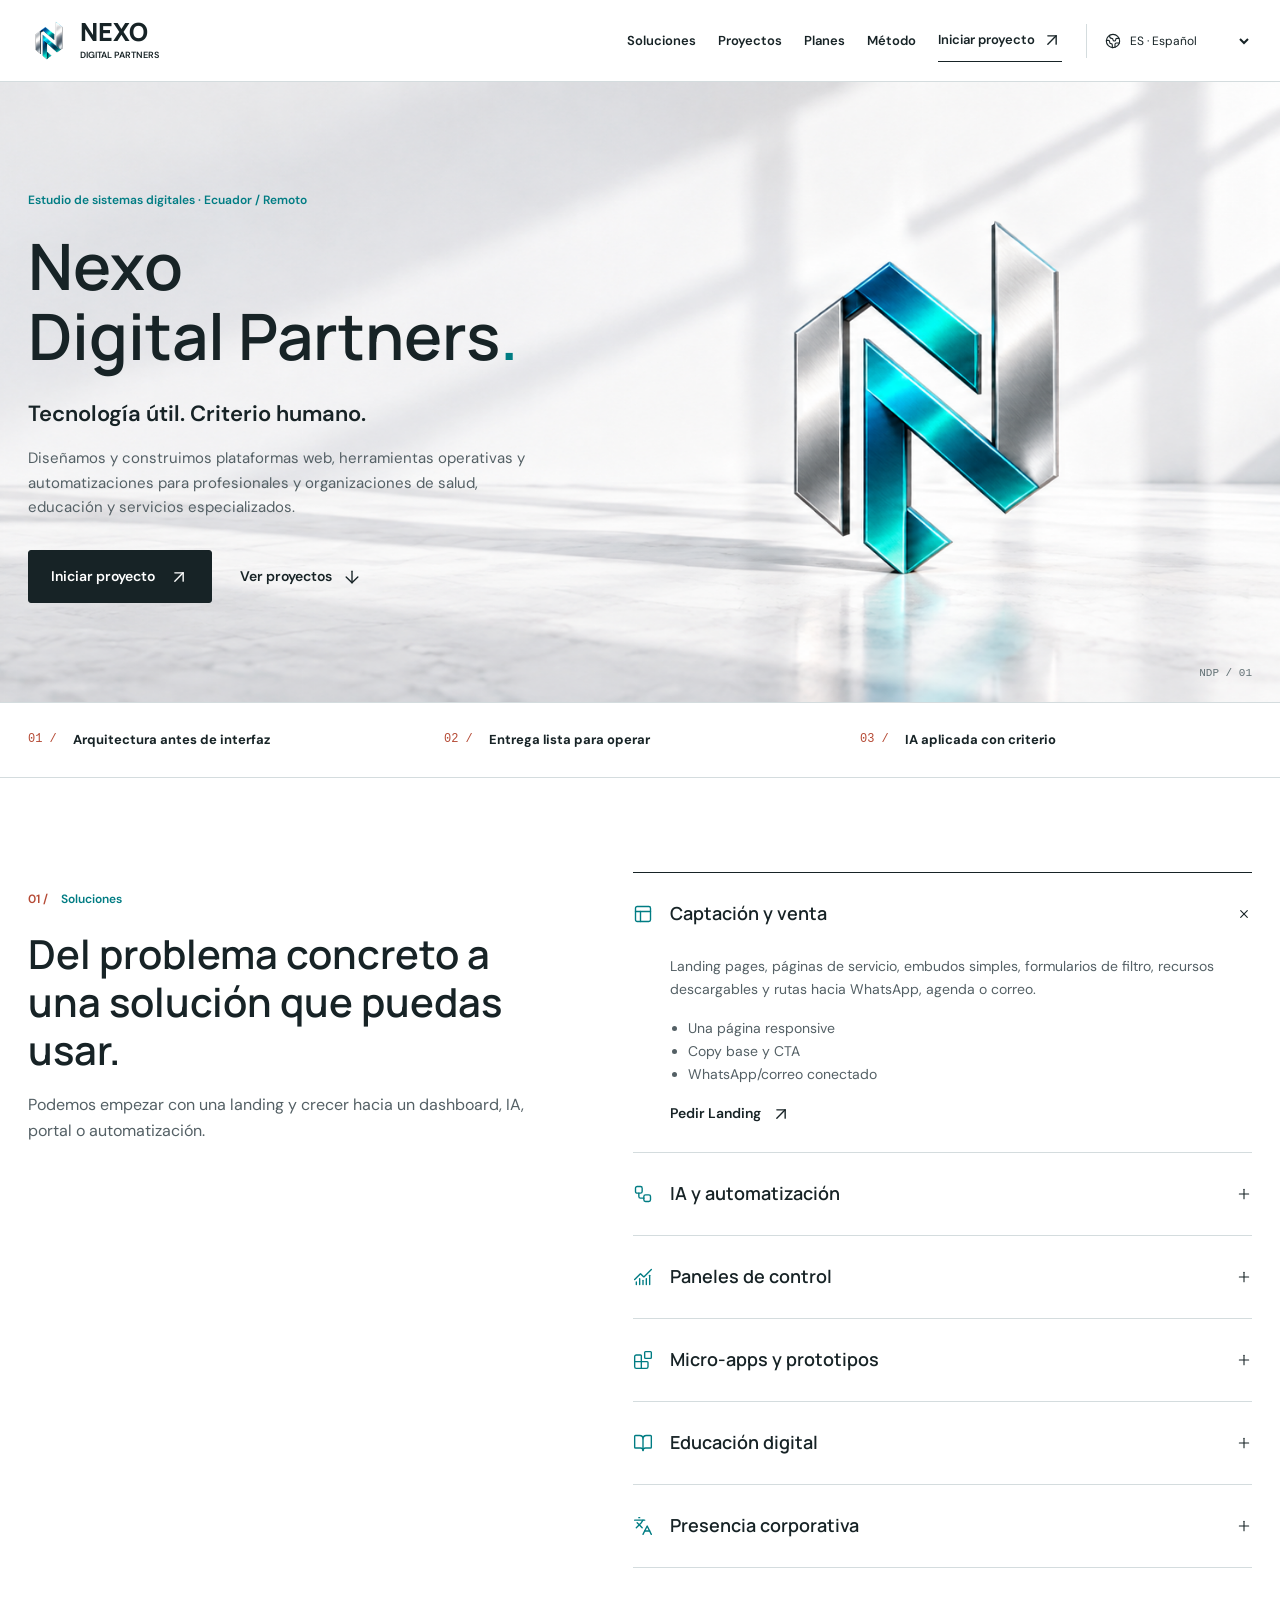
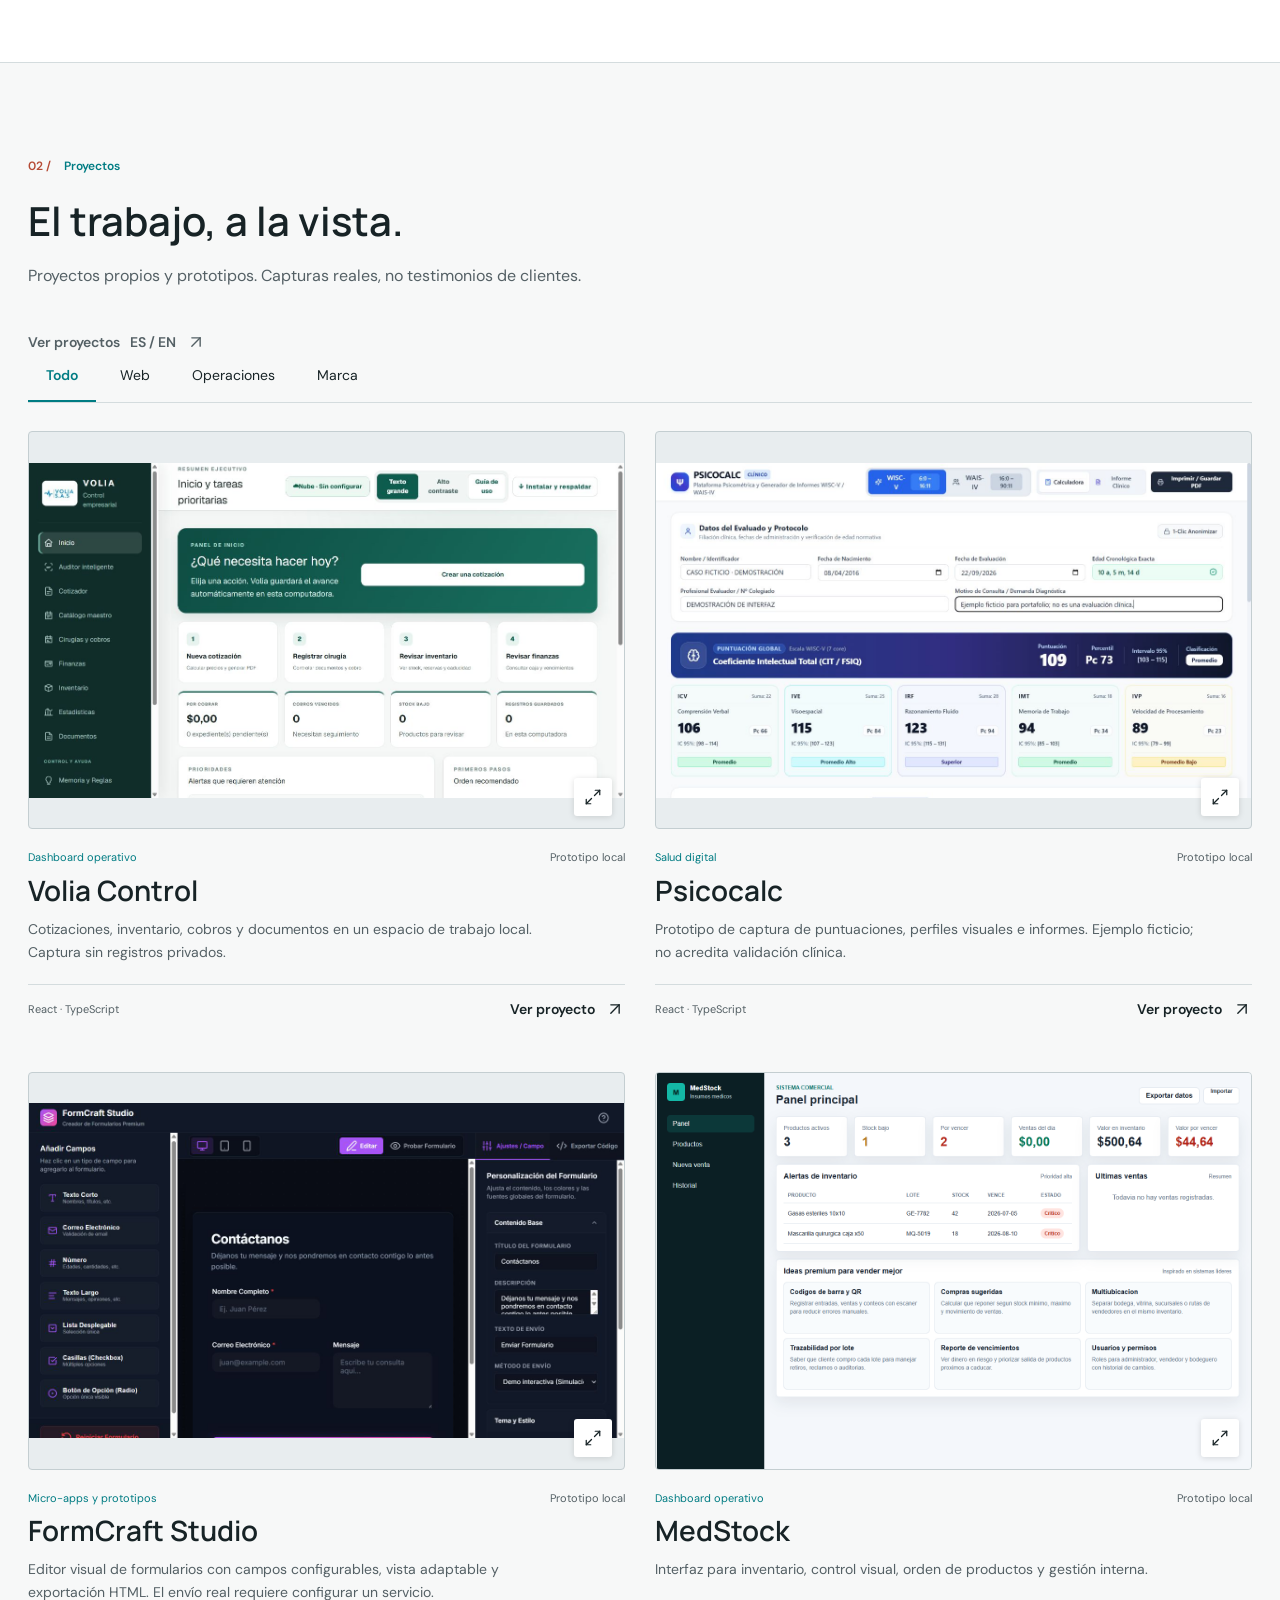
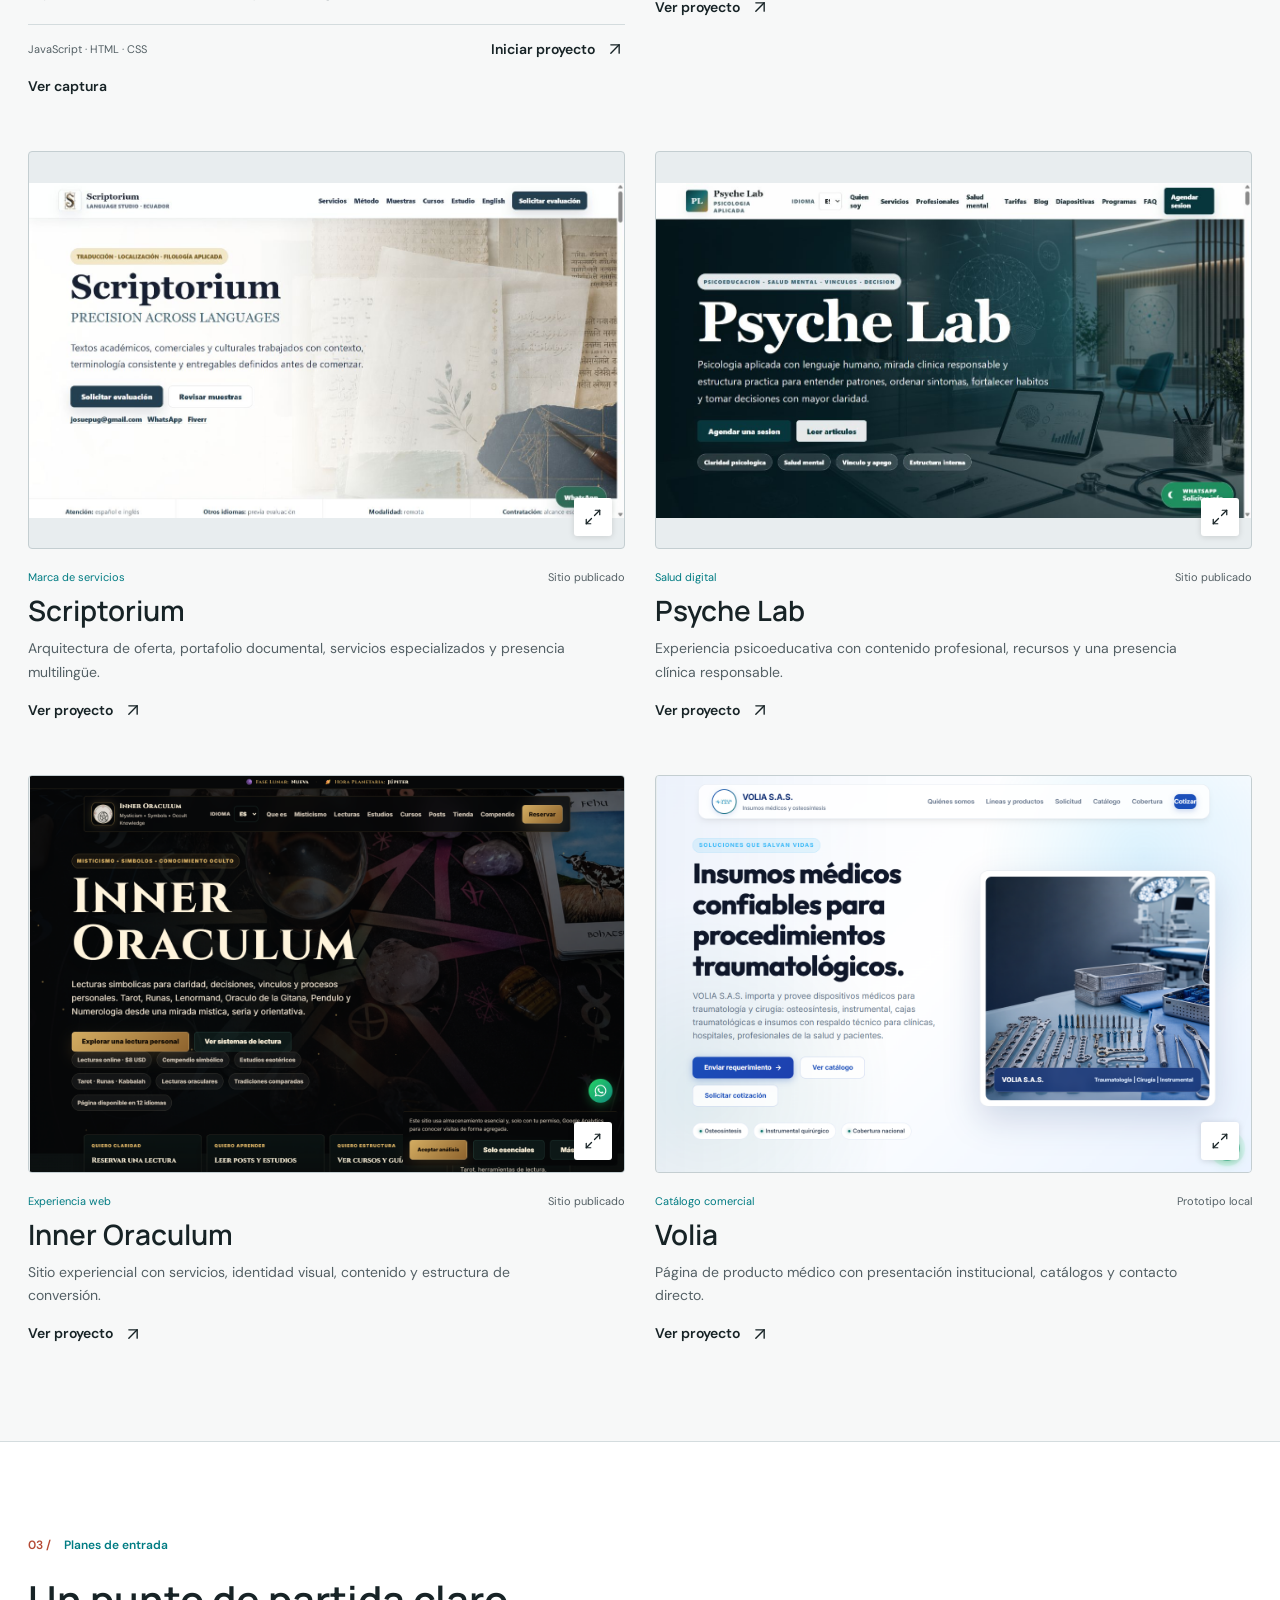
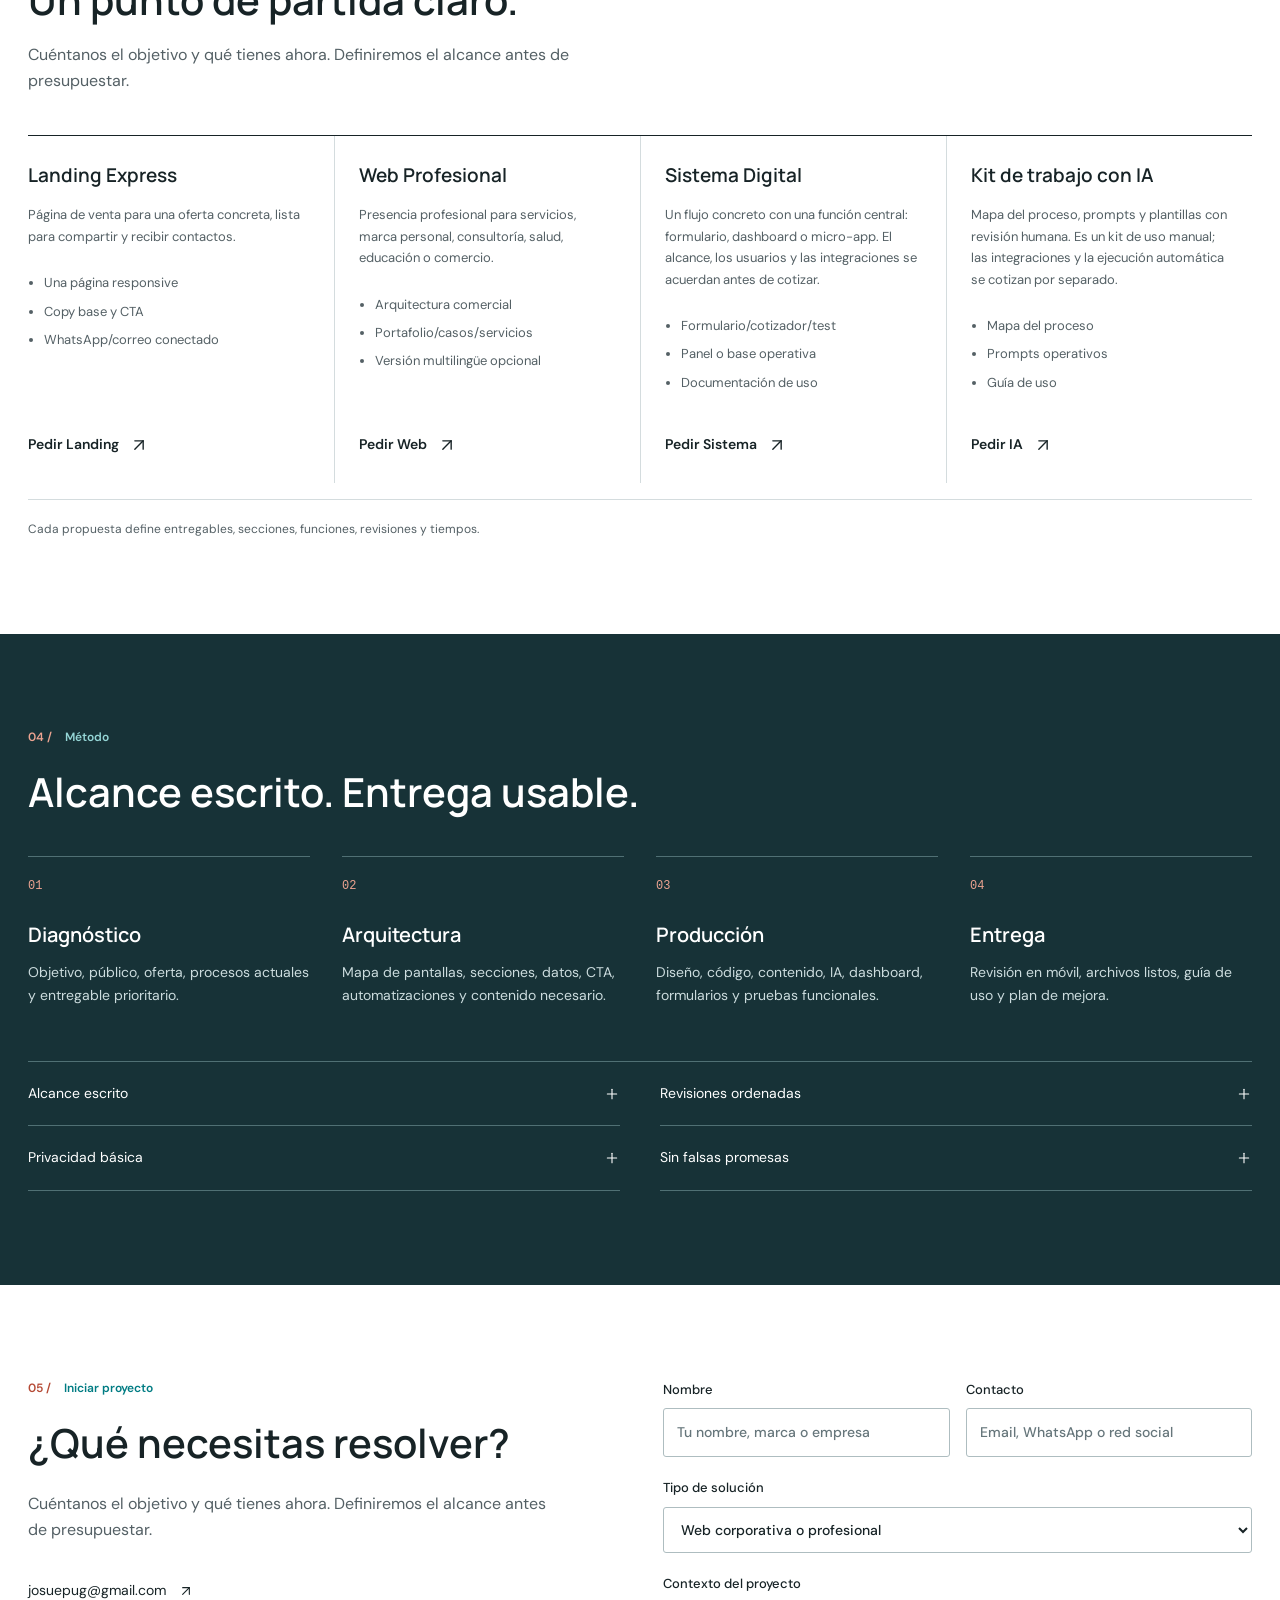
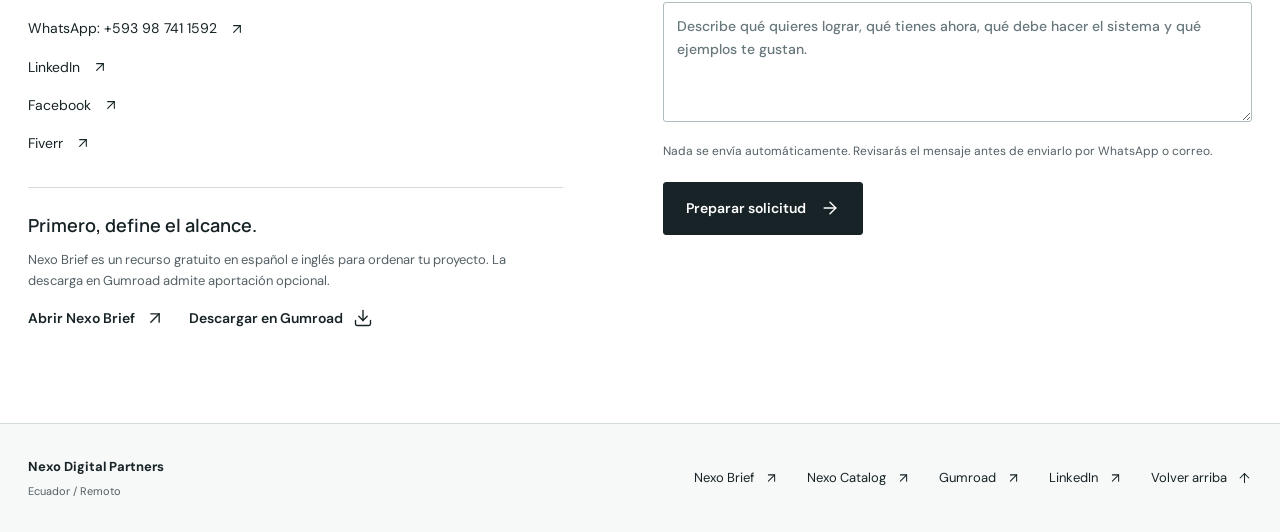
<file: index.html>
<!doctype html>
<html lang="es">
<head>
  <meta charset="UTF-8" /><meta name="viewport" content="width=device-width, initial-scale=1" />
  <title>Nexo Digital Partners | Desarrollo web, IA y automatización</title>
  <meta name="description" content="Webs, herramientas operativas y automatizaciones para profesionales, salud, educación y negocios. Explora proyectos y solicita una propuesta con alcance definido." />
  <link rel="canonical" href="https://nexodipa.github.io/nexo-digital-partners/" />
  <meta property="og:title" content="Nexo Digital Partners | Sistemas digitales" />
  <meta property="og:description" content="Desarrollo web, herramientas operativas e IA aplicada. Proyectos reales y propuestas con alcance definido." />
  <meta property="og:type" content="website" /><meta property="og:url" content="https://nexodipa.github.io/nexo-digital-partners/" />
  <meta property="og:image" content="https://nexodipa.github.io/nexo-digital-partners/assets/brand/nexo-lockup-metallic.png" />
  <meta name="theme-color" content="#f7f8f8" /><link rel="icon" href="assets/favicon.svg" type="image/svg+xml" />
  <link rel="stylesheet" href="styles.css?v=20260923-portfolio" /><link rel="preload" href="assets/brand/nexo-studio-wide.png" as="image" media="(min-width:601px)" /><link rel="preload" href="assets/brand/nexo-studio-light.png" as="image" media="(max-width:600px)" />
</head>
<body>
<a class="skip-link" href="#main">Ir al contenido</a>
<header class="site-header">
  <a class="brand" href="#home" aria-label="Nexo Digital Partners inicio"><img src="assets/brand/nexo-monogram-metallic-transparent.png" alt="" width="44" height="44" /><strong translate="no">NEXO<span>DIGITAL PARTNERS</span></strong></a>
  <nav class="site-nav" id="site-nav" aria-label="Navegacion principal">
    <a href="#soluciones">Soluciones</a><a href="#casos">Proyectos</a><a href="#planes">Planes</a><a href="#metodo">Metodo</a>
    <a href="#contacto" class="nav-cta">Iniciar proyecto<i data-lucide="arrow-up-right" aria-hidden="true"></i></a>
  </nav>
  <div class="language-switcher"><i data-lucide="globe-2" aria-hidden="true"></i><label class="sr-only" for="language-select">Idioma / Language</label><select id="language-select" name="language" translate="no"><option value="es">ES · Español</option><option value="en">EN · English</option><option value="de">DE · Deutsch</option><option value="fr">FR · Français</option><option value="pt">PT · Português</option><option value="it">IT · Italiano</option><option value="ru">RU · Русский</option><option value="cs">CS · Čeština</option><option value="zh">ZH · 中文</option><option value="ja">JA · 日本語</option><option value="he">HE · עברית</option><option value="ar">AR · العربية</option></select></div>
  <button class="icon-button menu-button" id="menu-button" type="button" aria-label="Abrir menu" aria-expanded="false" aria-controls="site-nav"><i data-lucide="menu" aria-hidden="true"></i></button>
</header>
<main id="main">
  <section class="hero" id="home"><div class="hero-copy">
    <p class="eyebrow">Estudio de sistemas digitales · Ecuador / Remoto</p>
    <h1 translate="no">Nexo<br />Digital Partners<span class="period">.</span></h1>
    <p class="hero-declaration">Tecnología útil. Criterio humano.</p>
    <p class="hero-lead">Diseñamos y construimos plataformas web, herramientas operativas y automatizaciones para profesionales y organizaciones de salud, educacion y servicios especializados.</p>
    <div class="hero-actions"><a class="primary-button" href="#contacto">Iniciar proyecto<i data-lucide="arrow-up-right" aria-hidden="true"></i></a><a class="text-link" href="#casos">Ver proyectos<i data-lucide="arrow-down" aria-hidden="true"></i></a></div>
  </div><span class="hero-index" aria-hidden="true">NDP / 01</span></section>
  <section class="intro-band" aria-label="Principios de trabajo"><p><span class="section-number" aria-hidden="true">01 /</span><strong>Arquitectura antes de interfaz</strong></p><p><span class="section-number" aria-hidden="true">02 /</span><strong>Entrega lista para operar</strong></p><p><span class="section-number" aria-hidden="true">03 /</span><strong>IA aplicada con criterio</strong></p></section>
  <section class="section solutions-section" id="soluciones">
    <div class="section-heading"><p class="eyebrow"><span aria-hidden="true">01 / </span>Soluciones</p><h2>Del problema concreto a una solución que puedas usar.</h2><p>Podemos empezar con una landing y crecer hacia dashboard, IA, portal o automatizacion.</p></div>
    <div class="solutions-list"><details class="solution" open><summary><i data-lucide="panels-top-left" aria-hidden="true"></i><h3>Captacion y venta</h3><i data-lucide="plus" class="expand-icon" aria-hidden="true"></i></summary><div><p>Landing pages, paginas de servicio, funnels simples, formularios de filtro, lead magnets y rutas hacia WhatsApp, agenda o correo.</p><ul><li>Una pagina responsive</li><li>Copy base y CTA</li><li>WhatsApp/correo conectado</li></ul><a class="text-link" href="#contacto" data-project="landing">Pedir Landing<i data-lucide="arrow-up-right" aria-hidden="true"></i></a></div></details>
    <details class="solution"><summary><i data-lucide="workflow" aria-hidden="true"></i><h3>IA y automatizacion</h3><i data-lucide="plus" class="expand-icon" aria-hidden="true"></i></summary><div><p>Prompts operativos, flujos de contenido, clasificacion de solicitudes, respuestas base, reportes y procesos asistidos.</p><ul><li>Mapa del proceso</li><li>Prompts operativos</li><li>Documentacion de uso</li></ul><a class="text-link" href="#contacto" data-project="automation">Pedir IA<i data-lucide="arrow-up-right" aria-hidden="true"></i></a></div></details>
    <details class="solution"><summary><i data-lucide="chart-no-axes-combined" aria-hidden="true"></i><h3>Paneles de control</h3><i data-lucide="plus" class="expand-icon" aria-hidden="true"></i></summary><div><p>Dashboards para ventas, productividad, inventario, clientes, estudiantes, habitos, seguimiento clinico no diagnostico o gestion interna.</p><ul><li>Panel o base operativa</li><li>Documentacion de uso</li></ul><a class="text-link" href="#contacto" data-project="dashboard">Pedir Sistema<i data-lucide="arrow-up-right" aria-hidden="true"></i></a></div></details>
    <details class="solution"><summary><i data-lucide="blocks" aria-hidden="true"></i><h3>Micro-apps y prototipos</h3><i data-lucide="plus" class="expand-icon" aria-hidden="true"></i></summary><div><p>Herramientas pequeñas para validar ideas, vender una experiencia, simular un producto o crear una demo funcional.</p><ul><li>Brief y arquitectura</li><li>Diseño responsive</li><li>Documentacion de uso</li></ul><a class="text-link" href="#contacto" data-project="prototype">Iniciar proyecto<i data-lucide="arrow-up-right" aria-hidden="true"></i></a></div></details>
    <details class="solution"><summary><i data-lucide="book-open" aria-hidden="true"></i><h3>Educacion digital</h3><i data-lucide="plus" class="expand-icon" aria-hidden="true"></i></summary><div><p>Paginas de cursos, evaluaciones, quizzes, bibliotecas, recursos descargables, rutas de aprendizaje y portales psicoeducativos.</p><ul><li>Formulario/cotizador/test</li><li>Version multilingue opcional</li></ul><a class="text-link" href="#contacto" data-project="education">Iniciar proyecto<i data-lucide="arrow-up-right" aria-hidden="true"></i></a></div></details>
    <details class="solution"><summary><i data-lucide="languages" aria-hidden="true"></i><h3>Presencia corporativa</h3><i data-lucide="plus" class="expand-icon" aria-hidden="true"></i></summary><div><p>Webs bilingues, media kits, catalogos digitales, paginas institucionales, arquitectura de contenido e identidad verbal.</p><ul><li>Arquitectura comercial</li><li>Portafolio/casos/servicios</li><li>Version multilingue opcional</li></ul><a class="text-link" href="#contacto" data-project="web">Pedir Web<i data-lucide="arrow-up-right" aria-hidden="true"></i></a></div></details></div>
  </section>
  <section class="section cases-section" id="casos">
    <div class="section-heading"><p class="eyebrow"><span aria-hidden="true">02 / </span>Proyectos</p><h2>El trabajo, a la vista.</h2><p>Proyectos propios y prototipos. Capturas reales, no testimonios de clientes.</p></div>
    <p><a class="text-link" href="https://github.com/nexodipa/nexo-digital-partners/blob/main/launch/portfolio-cases.md" target="_blank" rel="noopener noreferrer"><span>Ver proyectos</span> <span translate="no">ES / EN</span><i data-lucide="arrow-up-right" aria-hidden="true"></i></a></p>
    <div class="filter-bar" aria-label="Filtros de portafolio"><button class="filter-button active" type="button" data-filter="all" aria-pressed="true">Todo</button><button class="filter-button" type="button" data-filter="web" aria-pressed="false">Web</button><button class="filter-button" type="button" data-filter="ops" aria-pressed="false">Operaciones</button><button class="filter-button" type="button" data-filter="brand" aria-pressed="false">Marca</button></div>
    <div class="portfolio-grid">
    <article class="portfolio-card" data-category="ops">
      <button class="project-image" type="button" data-preview="volia-control" aria-label="Volia Control" translate="no"><img src="assets/portfolio/volia-control-20260923.jpg" alt="Volia Control" width="1272" height="716" loading="lazy" /><i data-lucide="maximize-2" aria-hidden="true"></i></button>
      <div class="project-meta"><span>Dashboard operativo</span><span>Prototipo local</span></div><h3 translate="no">Volia Control</h3><p>Cotizaciones, inventario, cobros y documentos en un espacio de trabajo local. Captura sin registros privados.</p>
      <div class="project-footer"><span translate="no">React · TypeScript</span><a class="text-link" href="demos/volia-control/" target="_blank" rel="noopener">Ver proyecto<i data-lucide="arrow-up-right" aria-hidden="true"></i></a></div>
    </article>
    <article class="portfolio-card" data-category="ops">
      <button class="project-image" type="button" data-preview="psicocalc" aria-label="Psicocalc" translate="no"><img src="assets/portfolio/psicocalc-20260923.jpg" alt="Psicocalc" width="1272" height="716" loading="lazy" /><i data-lucide="maximize-2" aria-hidden="true"></i></button>
      <div class="project-meta"><span>Salud digital</span><span>Prototipo local</span></div><h3 translate="no">Psicocalc</h3><p>Prototipo de captura de puntuaciones, perfiles visuales e informes. Ejemplo ficticio; no acredita validación clínica.</p>
      <div class="project-footer"><span translate="no">React · TypeScript</span><a class="text-link" href="https://psicocalc-pearl.vercel.app/" target="_blank" rel="noopener noreferrer">Ver proyecto<i data-lucide="arrow-up-right" aria-hidden="true"></i></a></div>
    </article>
    <article class="portfolio-card" data-category="ops">
      <button class="project-image" type="button" data-preview="formcraft" aria-label="FormCraft Studio" translate="no"><img src="assets/portfolio/formcraft-20260923.jpg" alt="FormCraft Studio" width="1272" height="716" loading="lazy" /><i data-lucide="maximize-2" aria-hidden="true"></i></button>
      <div class="project-meta"><span>Micro-apps y prototipos</span><span>Prototipo local</span></div><h3 translate="no">FormCraft Studio</h3><p>Editor visual de formularios con campos configurables, vista adaptable y exportación HTML. El envío real requiere configurar un servicio.</p>
      <div class="project-footer"><span translate="no">JavaScript · HTML · CSS</span><a class="text-link" href="#contacto" data-project="prototype">Iniciar proyecto<i data-lucide="arrow-up-right" aria-hidden="true"></i></a></div>
    </article>
    <article class="portfolio-card" data-category="ops">
      <button class="project-image" type="button" data-preview="medstock" aria-label="MedStock"><img src="assets/portfolio/medstock-screen.png" alt="MedStock" width="1440" height="960" loading="lazy" /><i data-lucide="maximize-2" aria-hidden="true"></i></button>
      <div class="project-meta"><span>Dashboard operativo</span><span>Prototipo local</span></div><h3 translate="no">MedStock</h3><p>Interfaz para inventario, control visual, orden de productos y gestion interna.</p><a class="text-link" href="demos/medstock/" target="_blank" rel="noopener">Ver proyecto<i data-lucide="arrow-up-right" aria-hidden="true"></i></a>
    </article>
    <article class="portfolio-card" data-category="brand">
      <button class="project-image" type="button" data-preview="scriptorium" aria-label="Scriptorium"><img src="assets/portfolio/scriptorium-20260923.jpg" alt="Scriptorium" width="1440" height="960" loading="lazy" /><i data-lucide="maximize-2" aria-hidden="true"></i></button>
      <div class="project-meta"><span>Marca de servicios</span><span>Sitio publicado</span></div><h3 translate="no">Scriptorium</h3><p>Arquitectura de oferta, portafolio documental, servicios especializados y presencia multilingue.</p><a class="text-link" href="https://nexodipa.github.io/scriptorium-language-studio/" target="_blank" rel="noopener">Ver proyecto<i data-lucide="arrow-up-right" aria-hidden="true"></i></a>
    </article>
    <article class="portfolio-card" data-category="web">
      <button class="project-image" type="button" data-preview="psyche-lab" aria-label="Psyche Lab"><img src="assets/portfolio/psyche-lab-20260923.jpg" alt="Psyche Lab" width="1440" height="960" loading="lazy" /><i data-lucide="maximize-2" aria-hidden="true"></i></button>
      <div class="project-meta"><span>Salud digital</span><span>Sitio publicado</span></div><h3 translate="no">Psyche Lab</h3><p>Experiencia psicoeducativa con contenido profesional, recursos y una presencia clinica responsable.</p><a class="text-link" href="https://nexodipa.github.io/psyche-lab-sitio-web/" target="_blank" rel="noopener">Ver proyecto<i data-lucide="arrow-up-right" aria-hidden="true"></i></a>
    </article>
    <article class="portfolio-card" data-category="web">
      <button class="project-image" type="button" data-preview="inner-oraculum" aria-label="Inner Oraculum"><img src="assets/portfolio/inner-oraculum-screen.png" alt="Inner Oraculum" width="1440" height="960" loading="lazy" /><i data-lucide="maximize-2" aria-hidden="true"></i></button>
      <div class="project-meta"><span>Experiencia web</span><span>Sitio publicado</span></div><h3 translate="no">Inner Oraculum</h3><p>Sitio experiencial con servicios, identidad visual, contenido y estructura de conversion.</p><a class="text-link" href="https://inner-oraculum.vercel.app/" target="_blank" rel="noopener">Ver proyecto<i data-lucide="arrow-up-right" aria-hidden="true"></i></a>
    </article>
    <article class="portfolio-card" data-category="web">
      <button class="project-image" type="button" data-preview="volia" aria-label="Volia"><img src="assets/portfolio/volia-screen.png" alt="Volia" width="1440" height="960" loading="lazy" /><i data-lucide="maximize-2" aria-hidden="true"></i></button>
      <div class="project-meta"><span>Catalogo comercial</span><span>Prototipo local</span></div><h3 translate="no">Volia</h3><p>Pagina de producto medico con presentacion institucional, catalogos y contacto directo.</p><a class="text-link" href="demos/volia/" target="_blank" rel="noopener">Ver proyecto<i data-lucide="arrow-up-right" aria-hidden="true"></i></a>
    </article></div>
  </section>
  <section class="section pricing-section" id="planes">
    <div class="section-heading"><p class="eyebrow"><span aria-hidden="true">03 / </span>Planes de entrada</p><h2>Un punto de partida claro.</h2><p>Cuéntanos el objetivo y qué tienes ahora. Definiremos el alcance antes de presupuestar.</p></div>
    <div class="pricing-grid"><article><h3>Landing Express</h3><p>Pagina de venta para una oferta concreta, lista para compartir y recibir contactos.</p><ul><li>Una pagina responsive</li><li>Copy base y CTA</li><li>WhatsApp/correo conectado</li></ul><a class="text-link" href="#contacto" data-project="landing">Pedir Landing<i data-lucide="arrow-up-right" aria-hidden="true"></i></a></article>
    <article><h3>Web Profesional</h3><p>Presencia seria para servicios, marca personal, consultoria, salud, educacion o comercio.</p><ul><li>Arquitectura comercial</li><li>Portafolio/casos/servicios</li><li>Version multilingue opcional</li></ul><a class="text-link" href="#contacto" data-project="web">Pedir Web<i data-lucide="arrow-up-right" aria-hidden="true"></i></a></article>
    <article><h3>Sistema Digital</h3><p>Un flujo concreto con una función central: formulario, dashboard o micro-app. El alcance, los usuarios y las integraciones se acuerdan antes de cotizar.</p><ul><li>Formulario/cotizador/test</li><li>Panel o base operativa</li><li>Documentacion de uso</li></ul><a class="text-link" href="#contacto" data-project="dashboard">Pedir Sistema<i data-lucide="arrow-up-right" aria-hidden="true"></i></a></article>
    <article><h3>Kit de trabajo con IA</h3><p>Mapa del proceso, prompts y plantillas con revisión humana. Es un kit de uso manual; las integraciones y la ejecución automática se cotizan por separado.</p><ul><li>Mapa del proceso</li><li>Prompts operativos</li><li>Guia de uso</li></ul><a class="text-link" href="#contacto" data-project="automation">Pedir IA<i data-lucide="arrow-up-right" aria-hidden="true"></i></a></article></div>
    <p class="pricing-note">Cada propuesta define entregables, secciones, funciones, revisiones y tiempos.</p>
  </section>
  <section class="section method-section" id="metodo">
    <div class="section-heading"><p class="eyebrow"><span aria-hidden="true">04 / </span>Metodo</p><h2>Alcance escrito. Entrega usable.</h2></div>
    <ol class="process-grid"><li><span aria-hidden="true">01</span><h3>Diagnostico</h3><p>Objetivo, nicho, publico, oferta, procesos actuales y entregable prioritario.</p></li><li><span aria-hidden="true">02</span><h3>Arquitectura</h3><p>Mapa de pantallas, secciones, datos, CTA, automatizaciones y contenido necesario.</p></li><li><span aria-hidden="true">03</span><h3>Produccion</h3><p>Diseño, codigo, copy, IA, dashboard, formularios y pruebas funcionales.</p></li><li><span aria-hidden="true">04</span><h3>Entrega</h3><p>Revision mobile, archivos listos, guia de uso y siguiente roadmap de mejora.</p></li></ol>
    <div class="terms-grid"><details><summary>Alcance escrito<i data-lucide="plus" aria-hidden="true"></i></summary><p>Cada propuesta define entregables, secciones, funciones, revisiones y tiempos.</p></details><details><summary>Revisiones ordenadas<i data-lucide="plus" aria-hidden="true"></i></summary><p>Los cambios se trabajan por rondas para mantener claridad y evitar improvisacion.</p></details><details><summary>Privacidad basica<i data-lucide="plus" aria-hidden="true"></i></summary><p>No publiques datos sensibles en el formulario inicial; primero se define el alcance.</p></details><details><summary>Sin falsas promesas<i data-lucide="plus" aria-hidden="true"></i></summary><p>Se construyen activos digitales; no se garantiza venta, trafico o resultados externos.</p></details></div>
  </section>
  <section class="section contact-section" id="contacto">
    <div class="contact-copy"><p class="eyebrow"><span aria-hidden="true">05 / </span>Iniciar proyecto</p><h2>¿Qué necesitas resolver?</h2><p>Cuéntanos el objetivo y qué tienes ahora. Definiremos el alcance antes de presupuestar.</p><div class="direct-contact">
      <a href="mailto:josuepug@gmail.com">josuepug@gmail.com<i data-lucide="arrow-up-right" aria-hidden="true"></i></a><a href="https://wa.me/593987411592" target="_blank" rel="noopener">WhatsApp: +593 98 741 1592<i data-lucide="arrow-up-right" aria-hidden="true"></i></a>
      <a href="https://www.linkedin.com/company/nexo-digital-partners-ec/" target="_blank" rel="noopener" translate="no">LinkedIn<i data-lucide="arrow-up-right" aria-hidden="true"></i></a>
      <a href="https://www.facebook.com/profile.php?id=61591254974802" target="_blank" rel="noopener" translate="no">Facebook<i data-lucide="arrow-up-right" aria-hidden="true"></i></a>
      <a href="https://www.fiverr.com/josuep744/build-a-responsive-landing-page-for-your-professional-service" target="_blank" rel="noopener noreferrer" translate="no">Fiverr<i data-lucide="arrow-up-right" aria-hidden="true"></i></a>
    </div><div class="brief-invitation"><h3>Primero, define el alcance.</h3><p>Nexo Brief es un recurso gratuito en español e inglés para ordenar tu proyecto. La descarga en Gumroad admite aportación opcional.</p><div><a class="text-link" href="products/brief-kit/" target="_blank" rel="noopener">Abrir Nexo Brief<i data-lucide="arrow-up-right" aria-hidden="true"></i></a><a class="text-link" href="https://pugmaster0.gumroad.com/l/nexo-brief" target="_blank" rel="noopener">Descargar en Gumroad<i data-lucide="download" aria-hidden="true"></i></a></div></div></div>
    <form class="quote-form" id="quote-form">
      <div class="form-row"><label>Nombre<input name="name" required maxlength="120" autocomplete="name" placeholder="Tu nombre, marca o empresa" /></label><label>Contacto<input name="contact" required maxlength="160" autocomplete="email" placeholder="Email, WhatsApp o red social" /></label></div>
      <label>Tipo de solucion<select name="project"><option value="web">Web corporativa o profesional</option><option value="landing">Landing page de oferta</option><option value="prototype">Micro-app o prototipo</option><option value="dashboard">Dashboard o panel operativo</option><option value="automation">Automatizacion con IA</option><option value="education">Portal educativo o test interactivo</option><option value="catalog">Catalogo digital o sistema de pedidos</option></select></label>
      <label>Contexto del proyecto<textarea name="message" required rows="4" maxlength="1800" placeholder="Describe que quieres lograr, que tienes ahora, que debe hacer el sistema y que ejemplos te gustan."></textarea></label>
      <p class="form-privacy">Nada se envía automáticamente. Revisarás el mensaje antes de enviarlo por WhatsApp o correo.</p>
      <button class="primary-button" type="submit">Preparar solicitud<i data-lucide="arrow-right" aria-hidden="true"></i></button>
      <div class="request-result" id="request-result" hidden><p id="form-note" role="status">Solicitud preparada.</p><div class="result-actions"><a id="whatsapp-result" class="text-link" target="_blank" rel="noopener">Abrir WhatsApp<i data-lucide="arrow-up-right" aria-hidden="true"></i></a><a id="email-result" class="text-link">Enviar por correo<i data-lucide="mail" aria-hidden="true"></i></a><button class="icon-button" type="button" id="copy-request" aria-label="Copiar mensaje" title="Copiar mensaje"><i data-lucide="copy" aria-hidden="true"></i></button></div></div>
    </form>
  </section>
</main>
<footer class="site-footer"><div><strong translate="no">Nexo Digital Partners</strong><span>Ecuador / Remoto</span></div><a href="products/brief-kit/" translate="no">Nexo Brief<i data-lucide="arrow-up-right" aria-hidden="true"></i></a><a href="products/catalog-check/" translate="no">Nexo Catalog<i data-lucide="arrow-up-right" aria-hidden="true"></i></a><a href="https://pugmaster0.gumroad.com/" target="_blank" rel="noopener" translate="no">Gumroad<i data-lucide="arrow-up-right" aria-hidden="true"></i></a><a href="https://www.linkedin.com/feed/update/urn:li:share:7504194026607378432/" target="_blank" rel="noopener" translate="no">LinkedIn<i data-lucide="arrow-up-right" aria-hidden="true"></i></a><a href="#home">Volver arriba<i data-lucide="arrow-up" aria-hidden="true"></i></a></footer>
<dialog id="project-dialog" aria-labelledby="preview-title"><div class="dialog-heading"><h2 id="preview-title" translate="no"></h2><button class="icon-button" type="button" id="close-preview" aria-label="Cerrar"><i data-lucide="x" aria-hidden="true"></i></button></div><img id="preview-image" alt="" /><p id="preview-description"></p></dialog>
<script src="assets/vendor/lucide.min.js"></script><script src="translations.js"></script><script src="studio-copy.js?v=20260913-offers"></script><script src="locale-completion.js?v=20260915-brief"></script><script src="portfolio-copy.js?v=20260924-examples"></script><script src="script.js?v=20260924-examples"></script>
</body>
</html>
</file>
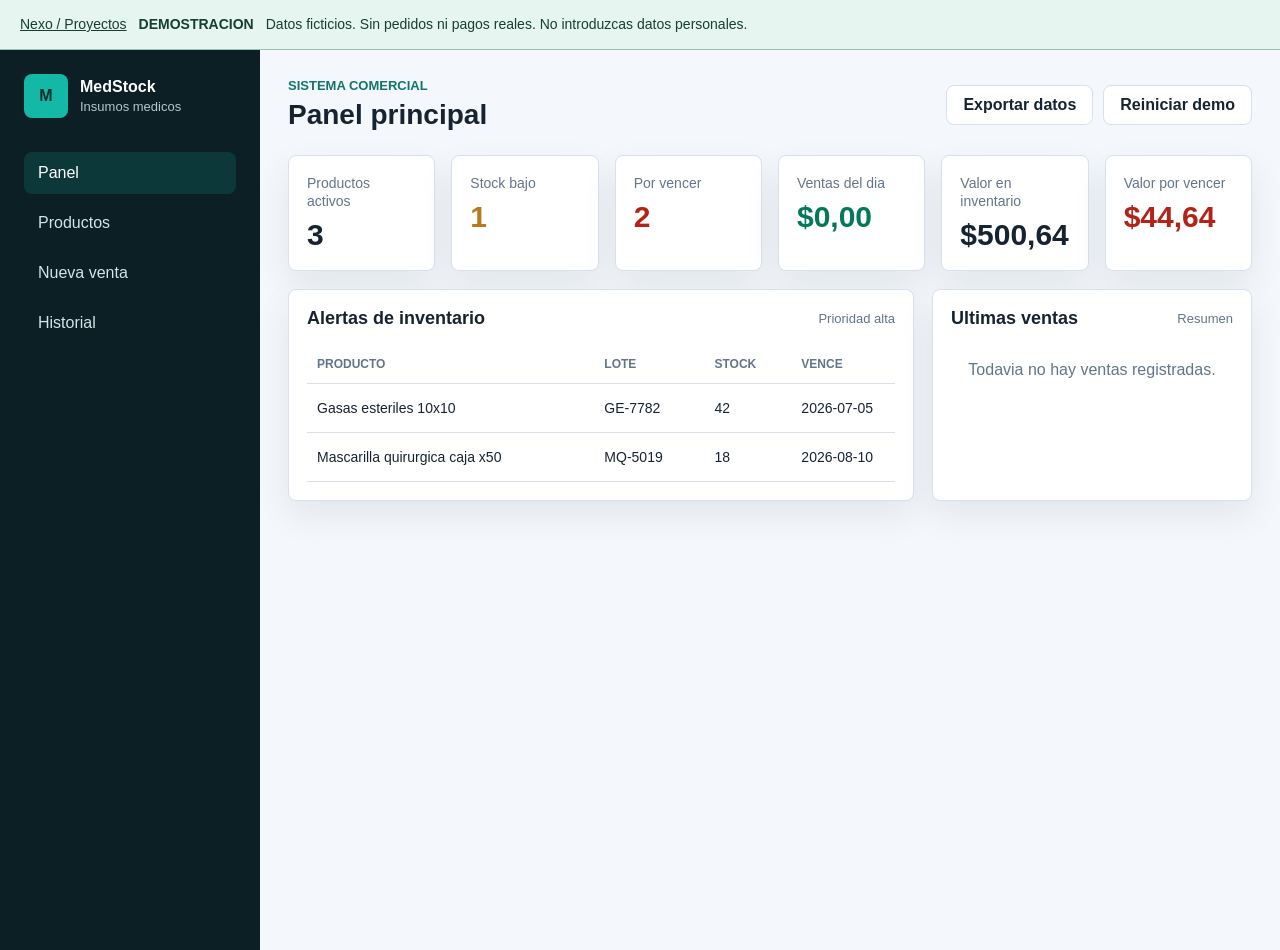
<file: demos/medstock/index.html>
<!DOCTYPE html><html lang="es"><head>
    <meta charset="UTF-8">
    <meta name="viewport" content="width=device-width, initial-scale=1.0">
    <title>MedStock | Demo interactiva</title>
    <link rel="stylesheet" href="styles.css">
  <style>.view,.panel,.table-wrap{min-width:0;max-width:100%}.table-wrap{overflow:auto}.app-shell{min-width:0}#customer-document{display:none}label:has(#customer-document){display:none}</style><meta name="robots" content="noindex"><style>.demo-notice{position:relative;z-index:10000;display:flex;flex-wrap:wrap;gap:12px;align-items:center;padding:14px 20px;background:#e6f5ef;color:#163f31;font:14px/1.5 Arial,sans-serif;border-bottom:1px solid #91c6af}.demo-notice a{color:inherit}.demo-notice strong{letter-spacing:0}.demo-notice span{flex:1;min-width:190px}</style></head>
  <body><aside class="demo-notice"><a href="../../#casos">Nexo / Proyectos</a><strong>DEMOSTRACION</strong><span>Datos ficticios. Sin pedidos ni pagos reales. No introduzcas datos personales.</span></aside>
    <div class="app-shell">
      <aside class="sidebar">
        <div class="brand">
          <div class="brand-mark">M</div>
          <div>
            <strong>MedStock</strong>
            <span>Insumos medicos</span>
          </div>
        </div>

        <nav class="nav" aria-label="Secciones">
          <button class="nav-button active" data-view="dashboard">Panel</button>
          <button class="nav-button" data-view="products">Productos</button>
          <button class="nav-button" data-view="sales">Nueva venta</button>
          <button class="nav-button" data-view="history">Historial</button>
        </nav>
      </aside>

      <main class="main">
        <header class="topbar">
          <div>
            <p class="eyebrow">Sistema comercial</p>
            <h1 id="view-title">Panel principal</h1>
          </div>
          <div class="top-actions">
            <button class="ghost-button" id="export-data">Exportar datos</button>
            
          <button class="ghost-button" id="reset-demo">Reiniciar demo</button></div>
        </header>

        <section class="view active" id="dashboard-view">
          <div class="stats-grid">
            <article class="stat-card">
              <span>Productos activos</span>
              <strong id="stat-products">0</strong>
            </article>
            <article class="stat-card warning">
              <span>Stock bajo</span>
              <strong id="stat-low-stock">0</strong>
            </article>
            <article class="stat-card danger">
              <span>Por vencer</span>
              <strong id="stat-expiring">0</strong>
            </article>
            <article class="stat-card success">
              <span>Ventas del dia</span>
              <strong id="stat-day-sales">$0.00</strong>
            </article>
            <article class="stat-card">
              <span>Valor en inventario</span>
              <strong id="stat-inventory-value">$0.00</strong>
            </article>
            <article class="stat-card danger">
              <span>Valor por vencer</span>
              <strong id="stat-risk-value">$0.00</strong>
            </article>
          </div>

          <div class="content-grid">
            <section class="panel">
              <div class="panel-header">
                <h2>Alertas de inventario</h2>
                <span>Prioridad alta</span>
              </div>
              <div class="table-wrap">
                <table>
                  <thead>
                    <tr>
                      <th>Producto</th>
                      <th>Lote</th>
                      <th>Stock</th>
                      <th>Vence</th>
                      <th>Estado</th>
                    </tr>
                  </thead>
                  <tbody id="alerts-table"></tbody>
                </table>
              </div>
            </section>

            <section class="panel">
              <div class="panel-header">
                <h2>Ultimas ventas</h2>
                <span>Resumen</span>
              </div>
              <div id="recent-sales" class="sale-list"></div>
            </section>
          </div>

          
        </section>

        <section class="view" id="products-view">
          <section class="panel">
            <div class="panel-header">
              <h2>Registrar insumo medico</h2>
              <span>Producto, lote y vencimiento</span>
            </div>

            <form id="product-form" class="form-grid">
              <input type="hidden" id="product-id">
              <label>
                Nombre del producto
                <input id="product-name" required="" placeholder="Guantes nitrilo talla M">
              </label>
              <label>
                Categoria
                <select id="product-category">
                  <option>Descartables</option>
                  <option>Bioseguridad</option>
                  <option>Instrumental</option>
                  <option>Curacion</option>
                  <option>Diagnostico</option>
                  <option>Medicacion</option>
                </select>
              </label>
              <label>
                Lote
                <input id="product-lot" required="" placeholder="LT-2026-001">
              </label>
              <label>
                Codigo de barra/QR
                <input id="product-barcode" placeholder="7860000000012">
              </label>
              <label>
                Fecha de vencimiento
                <input id="product-expiry" required="" type="date">
              </label>
              <label>
                Stock actual
                <input id="product-stock" required="" type="number" min="0" step="1">
              </label>
              <label>
                Stock minimo
                <input id="product-min-stock" required="" type="number" min="0" step="1">
              </label>
              <label>
                Stock maximo
                <input id="product-max-stock" required="" type="number" min="0" step="1">
              </label>
              <label>
                Precio de compra
                <input id="product-cost" required="" type="number" min="0" step="0.01">
              </label>
              <label>
                Precio de venta
                <input id="product-price" required="" type="number" min="0" step="0.01">
              </label>
              <label class="wide">
                Proveedor
                <input id="product-provider" placeholder="Proveedor o laboratorio">
              </label>
              <label>
                Ubicacion
                <input id="product-location" placeholder="Bodega A / Vitrina">
              </label>
              <div class="form-actions">
                <button type="button" class="ghost-button" id="cancel-edit">Cancelar</button>
                <button type="submit" class="primary-button">Guardar producto</button>
              </div>
            </form>
          </section>

          <section class="panel">
            <div class="panel-header">
              <h2>Inventario</h2>
              <input id="product-search" class="search-input" placeholder="Buscar producto, lote o proveedor">
            </div>
            <div class="table-wrap">
              <table>
                <thead>
                  <tr>
                    <th>Producto</th>
                    <th>Categoria</th>
                    <th>Lote</th>
                    <th>Ubicacion</th>
                    <th>Stock</th>
                    <th>Vence</th>
                    <th>Precio</th>
                    <th>Reponer</th>
                    <th>Acciones</th>
                  </tr>
                </thead>
                <tbody id="products-table"></tbody>
              </table>
            </div>
          </section>
        </section>

        <section class="view" id="sales-view">
          <div class="sales-layout">
            <section class="panel">
              <div class="panel-header">
                <h2>Agregar productos</h2>
                <span>Venta actual</span>
              </div>
              <form id="sale-item-form" class="sale-form">
                <label>
                  Producto
                  <select id="sale-product"></select>
                </label>
                <label>
                  Cantidad
                  <input id="sale-quantity" type="number" min="1" step="1" value="1">
                </label>
                <button class="primary-button" type="submit">Agregar</button>
              </form>

              <div class="table-wrap">
                <table>
                  <thead>
                    <tr>
                      <th>Producto</th>
                      <th>Cant.</th>
                      <th>Precio</th>
                      <th>Total</th>
                      <th></th>
                    </tr>
                  </thead>
                  <tbody id="cart-table"></tbody>
                </table>
              </div>
            </section>

            <aside class="panel checkout-panel">
              <div class="panel-header">
                <h2>Cobro</h2>
                <span>Comprobante</span>
              </div>
              <label>
                Cliente
                <input id="customer-name" placeholder="Consumidor final" value="Cliente ficticio" readonly="readonly">
              </label>
              <label>
                Documento/RUC
                <input id="customer-document" placeholder="Opcional" value="DEMO" readonly="readonly">
              </label>
              <div class="totals">
                <div><span>Subtotal</span><strong id="subtotal">$0.00</strong></div>
                <div><span>IVA 12%</span><strong id="tax">$0.00</strong></div>
                <div class="grand-total"><span>Total</span><strong id="total">$0.00</strong></div>
              </div>
              <button class="primary-button full" id="finish-sale">Finalizar venta</button>
              <button class="ghost-button full" id="clear-cart">Vaciar venta</button>
            </aside>
          </div>
        </section>

        <section class="view" id="history-view">
          <section class="panel">
            <div class="panel-header">
              <h2>Historial de ventas</h2>
              <span>Comprobantes guardados</span>
            </div>
            <div class="table-wrap">
              <table>
                <thead>
                  <tr>
                    <th>Fecha</th>
                    <th>Cliente</th>
                    <th>Items</th>
                    <th>Total</th>
                    <th>Acciones</th>
                  </tr>
                </thead>
                <tbody id="history-table"></tbody>
              </table>
            </div>
          </section>
        </section>
      </main>
    </div>

    <template id="empty-template">
      <tr>
        <td colspan="7" class="empty-state">Todavia no hay datos para mostrar.</td>
      </tr>
    </template>

    <script src="app.js"></script>
  

</body></html>
</file>
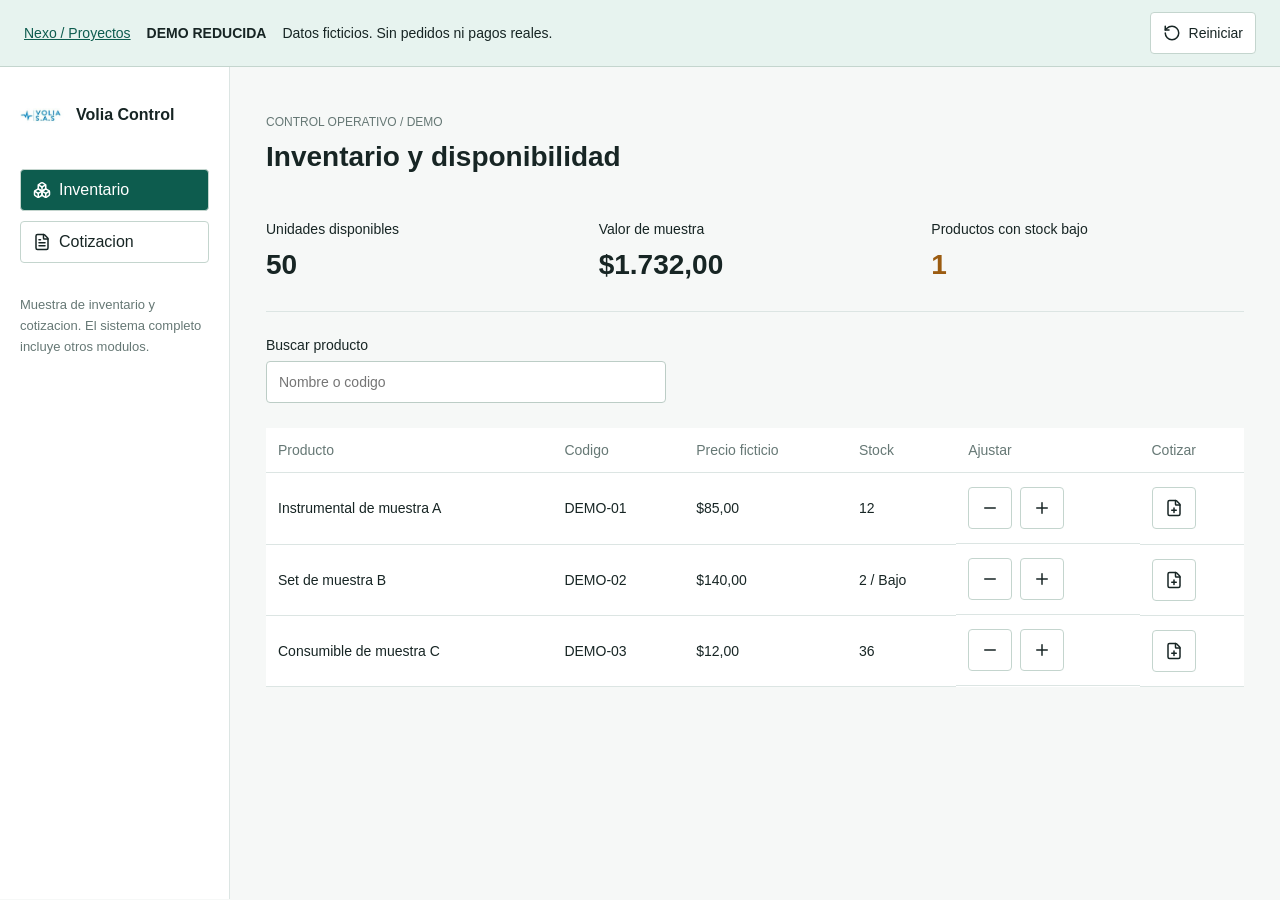
<file: demos/volia-control/index.html>
<!doctype html>
<html lang="es"><head><meta charset="utf-8"><meta name="viewport" content="width=device-width,initial-scale=1"><meta name="robots" content="noindex"><title>Volia Control | Demo interactiva</title><link rel="stylesheet" href="demo.css"><style>nav [aria-pressed=true]:hover,.primary:hover:not(:disabled){background:#164c40;color:white}</style></head>
<body><header><a href="../../#casos">Nexo / Proyectos</a><strong>DEMO REDUCIDA</strong><span>Datos ficticios. Sin pedidos ni pagos reales.</span><button id="reset" title="Reiniciar demo"><i data-lucide="rotate-ccw"></i><span>Reiniciar</span></button></header>
<div class="layout"><aside><div class="brand"><img src="../volia/assets/logos/volia-logo.jpeg" width="44" height="44" alt="Volia"><strong>Volia Control</strong></div><nav aria-label="Modulos"><button data-tab="inventory" aria-pressed="true"><i data-lucide="boxes"></i>Inventario</button><button data-tab="quote" aria-pressed="false"><i data-lucide="file-text"></i>Cotizacion</button></nav><p>Muestra de inventario y cotizacion. El sistema completo incluye otros modulos.</p></aside>
<main><section id="inventory"><p class="eyebrow">CONTROL OPERATIVO / DEMO</p><h1>Inventario y disponibilidad</h1><div class="metrics"><div>Unidades disponibles<strong id="units"></strong></div><div>Valor de muestra<strong id="value"></strong></div><div>Productos con stock bajo<strong id="low"></strong></div></div><label class="search">Buscar producto<input id="search" type="search" placeholder="Nombre o codigo"></label><div class="table-wrap"><table><thead><tr><th>Producto</th><th>Codigo</th><th>Precio ficticio</th><th>Stock</th><th>Ajustar</th><th>Cotizar</th></tr></thead><tbody id="products"></tbody></table></div><p id="inventory-status" role="status"></p></section>
<section id="quote" hidden><p class="eyebrow">GESTION COMERCIAL / DEMO</p><h1>Cotizacion de muestra</h1><p>Cliente ficticio / Sin validez comercial. Importes ilustrativos, sin impuestos.</p><div class="table-wrap"><table><thead><tr><th>Producto</th><th>Cantidad</th><th>Importe</th><th>Quitar</th></tr></thead><tbody id="lines"></tbody></table></div><p id="empty">La cotizacion no tiene productos.</p><div class="total">Total <strong id="total">$0.00</strong></div><button class="primary" id="export" disabled><i data-lucide="download"></i>Exportar cotizacion CSV</button><p id="quote-status" role="status"></p></section></main></div>
<script src="../../assets/vendor/lucide.min.js"></script><script src="demo.js"></script></body></html>
</file>
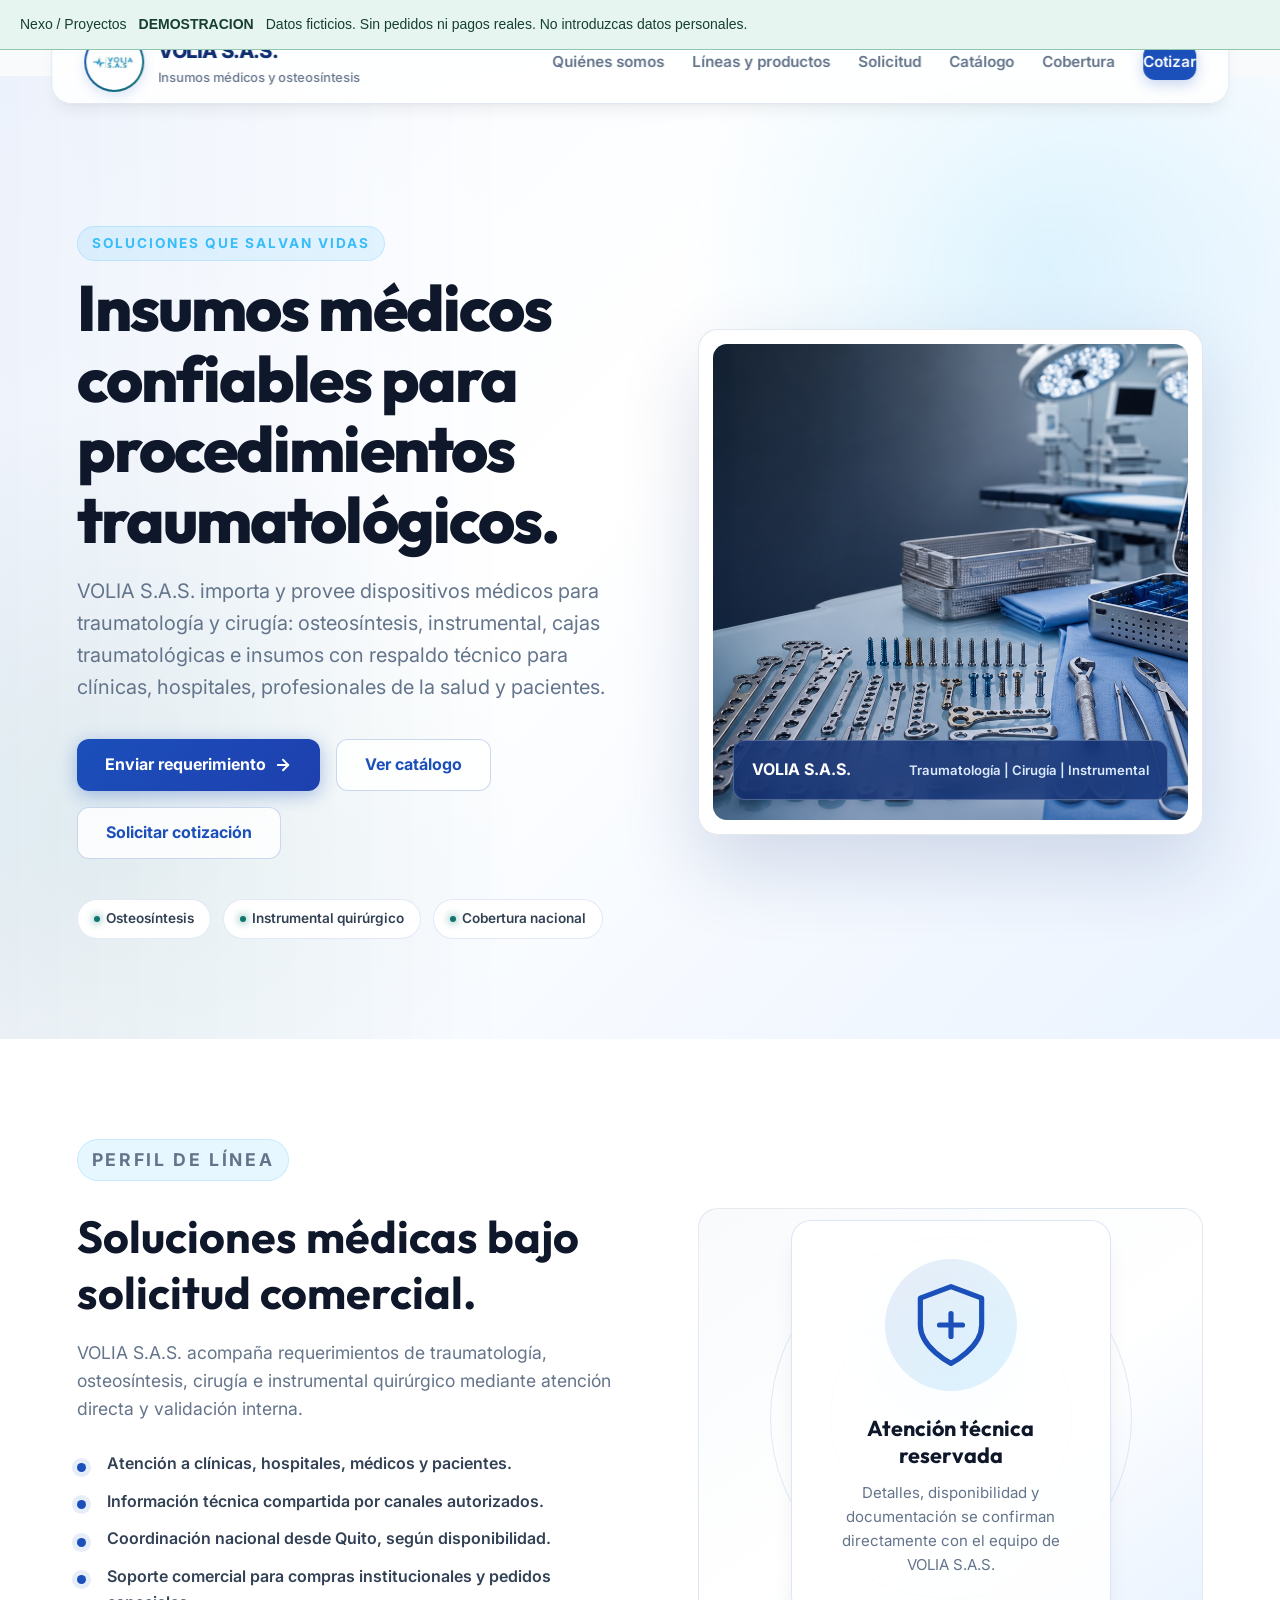
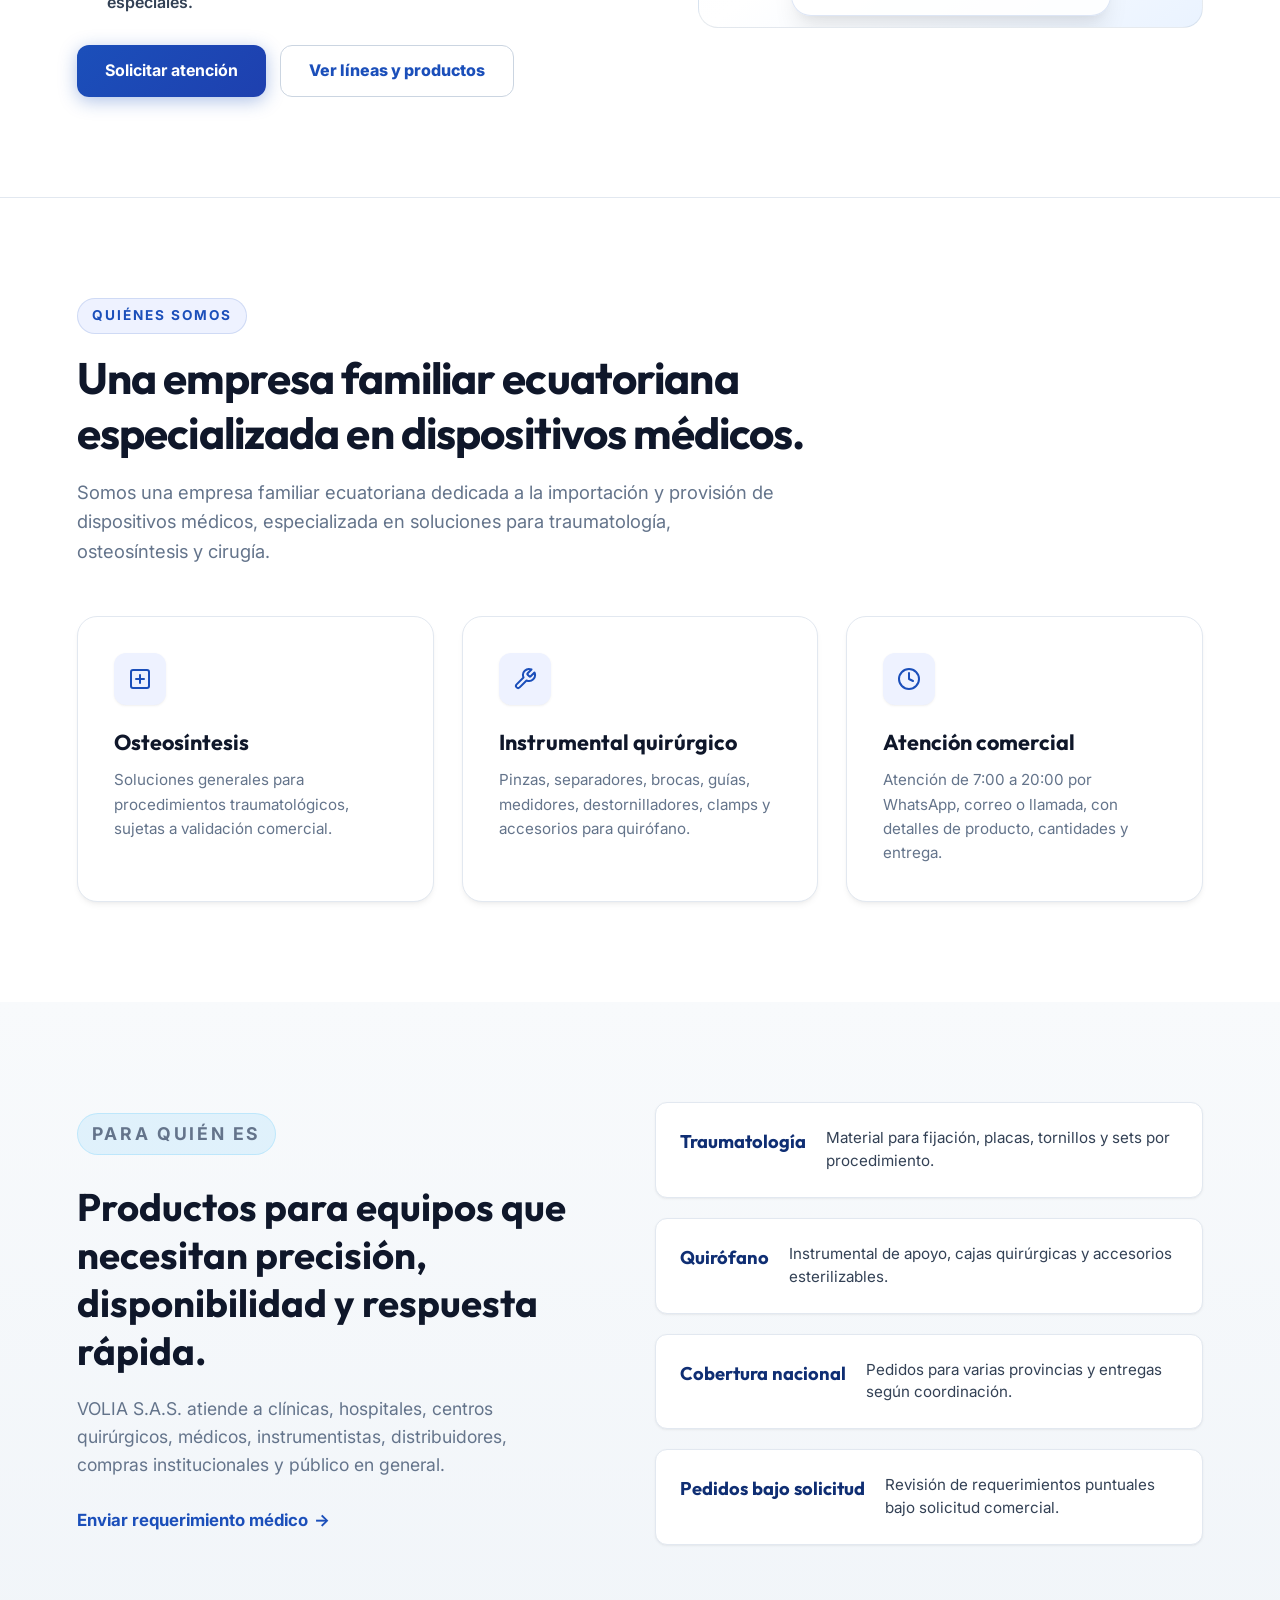
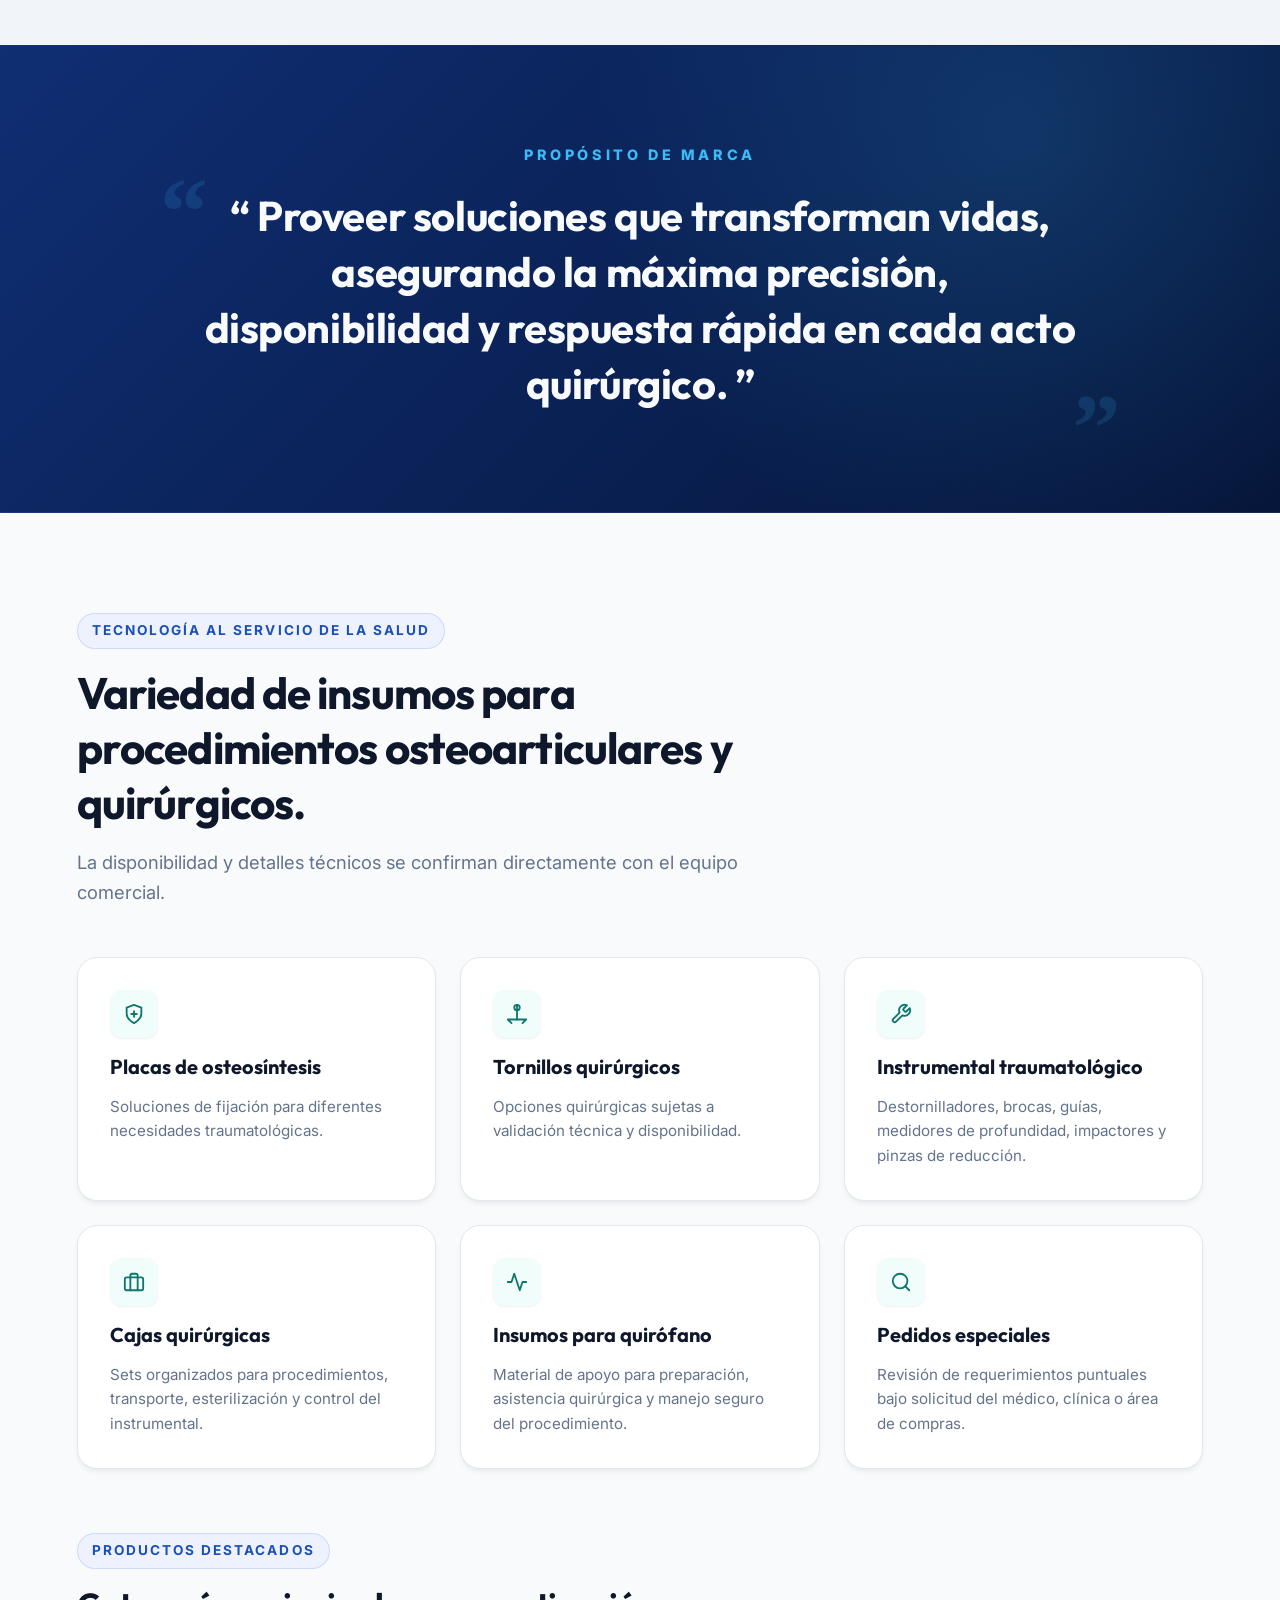
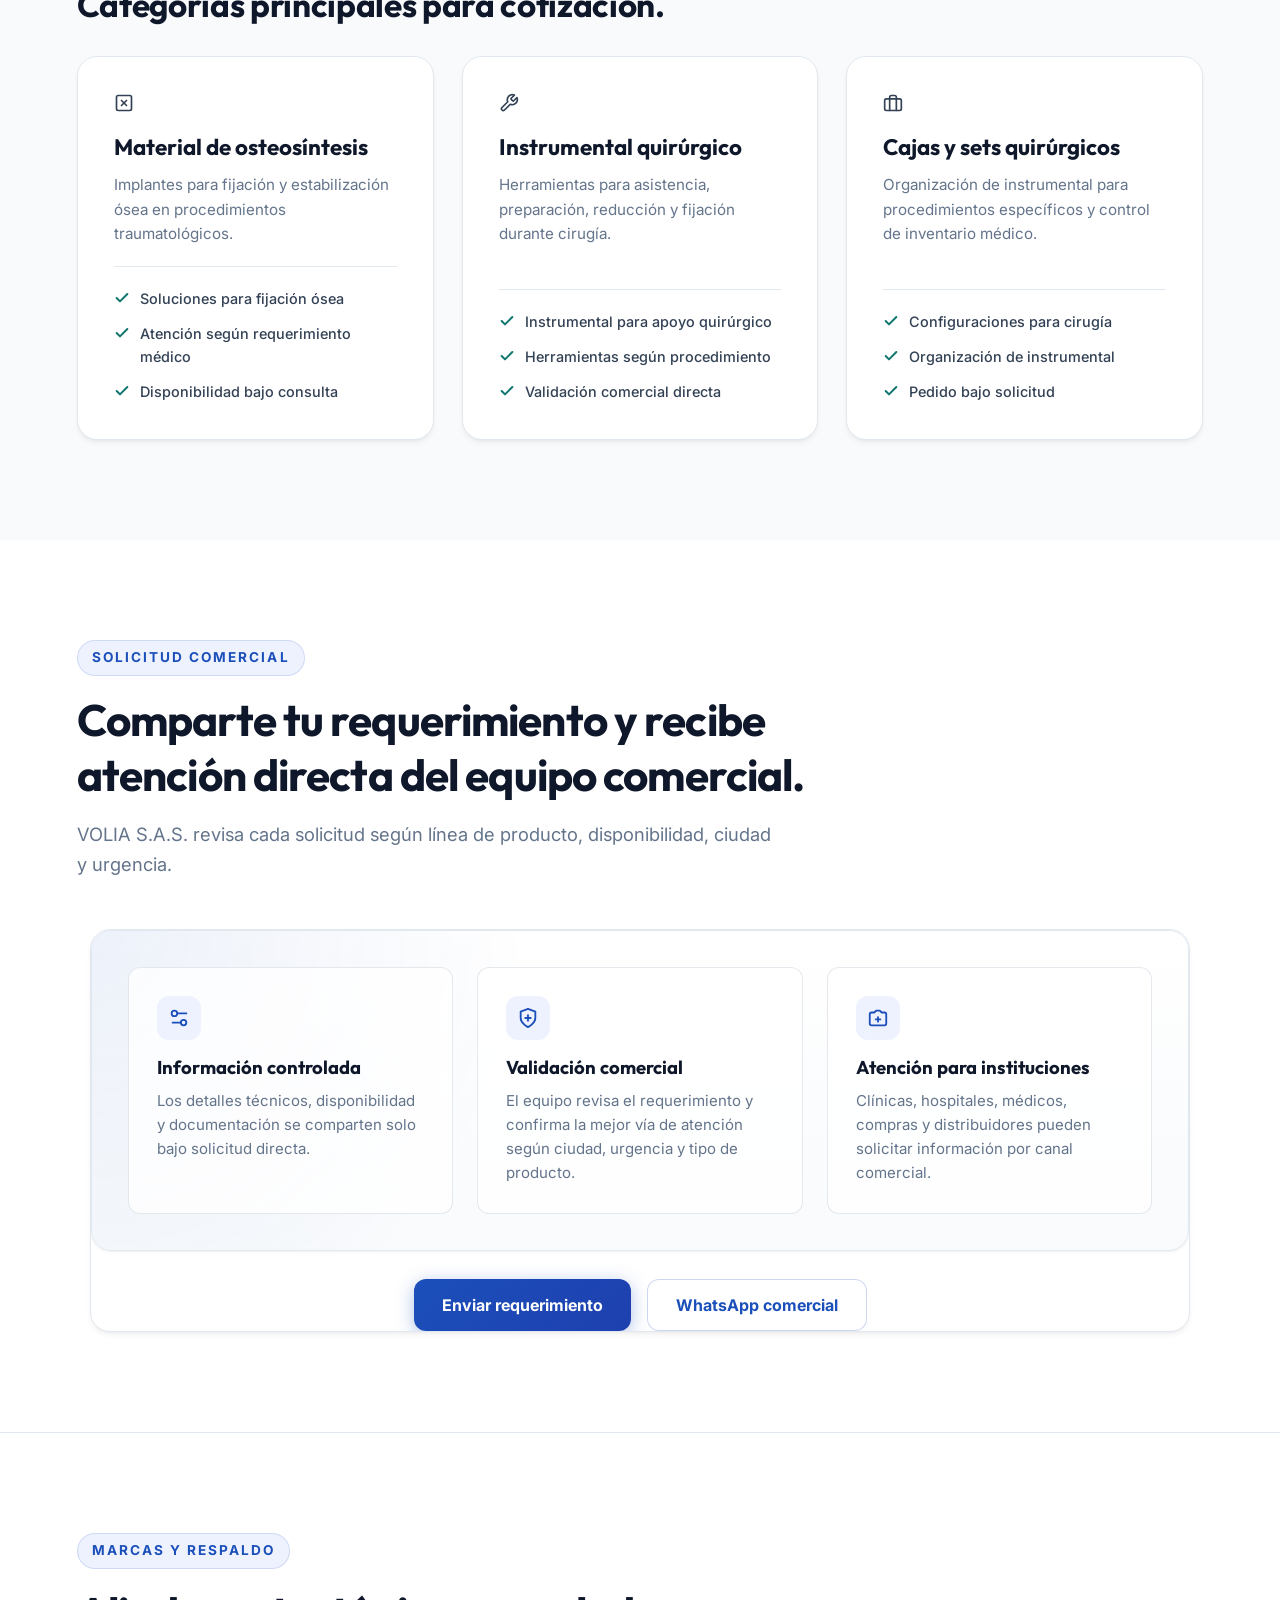
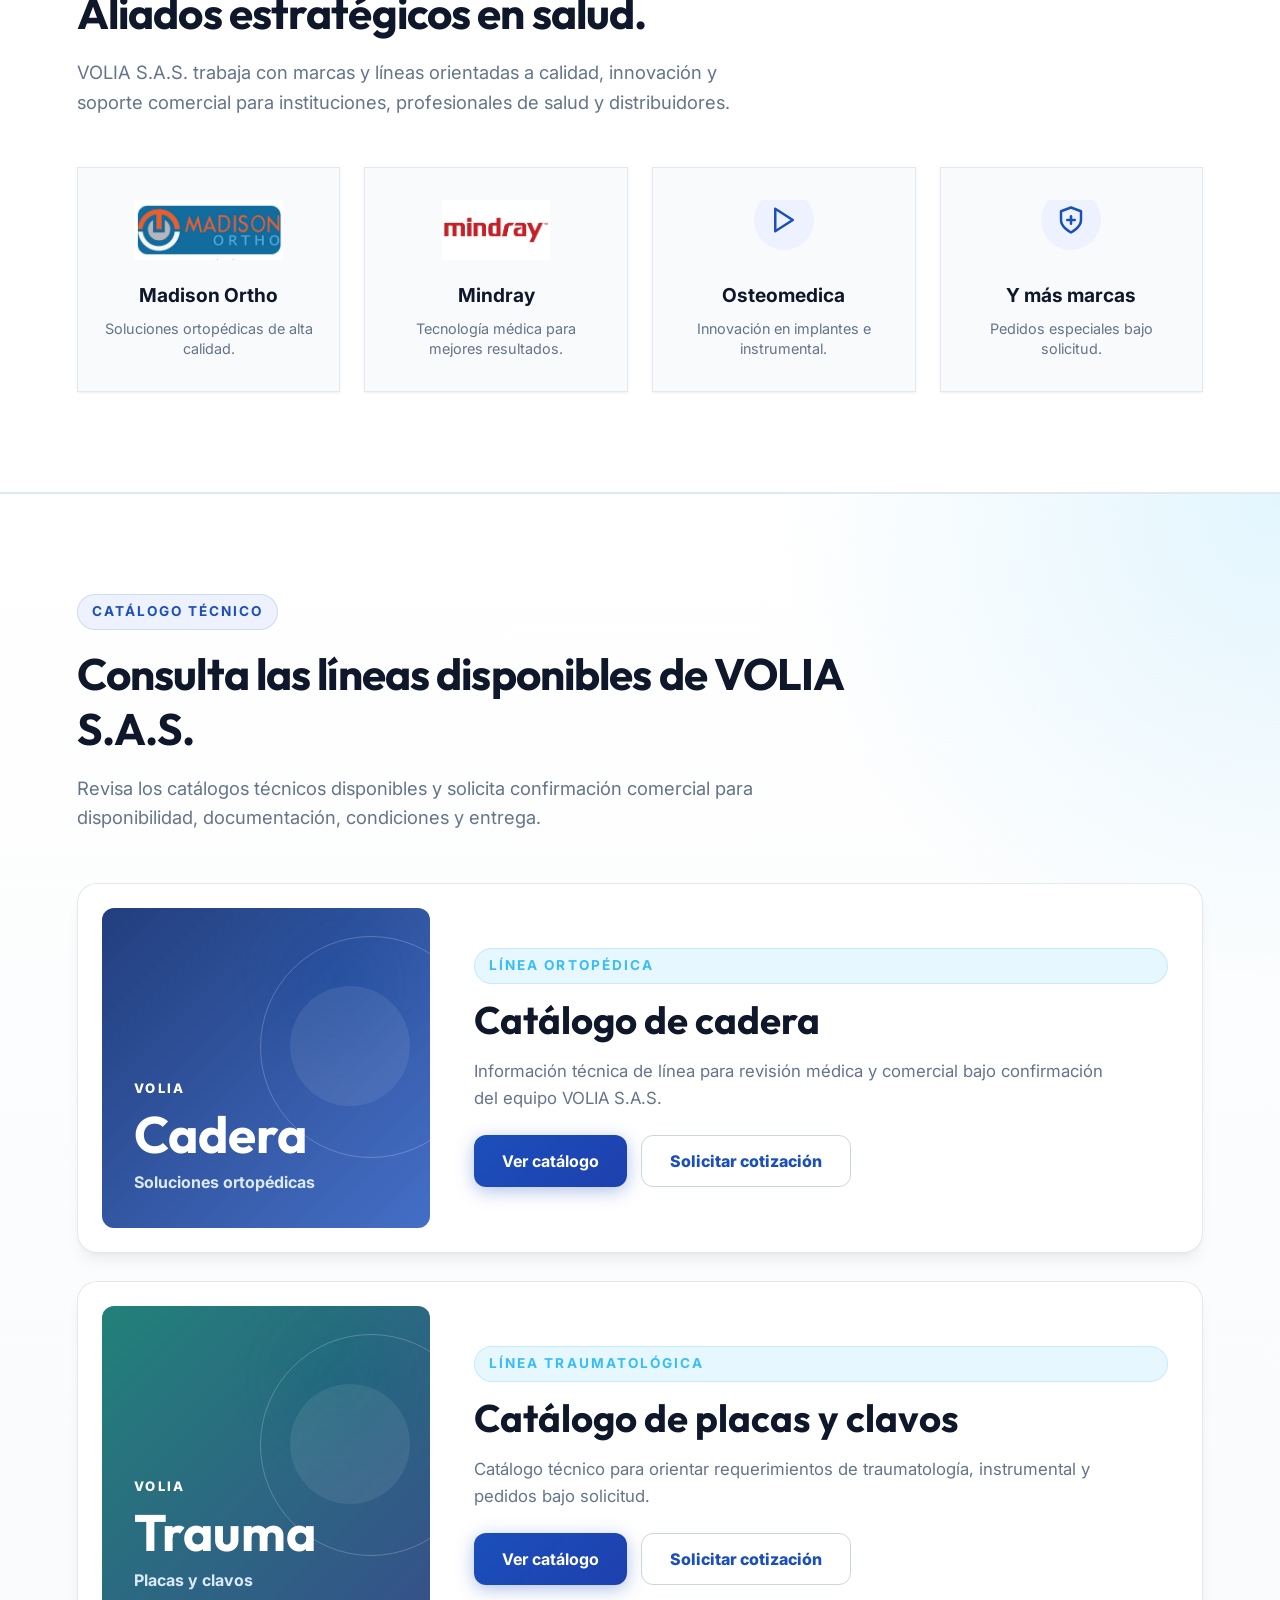
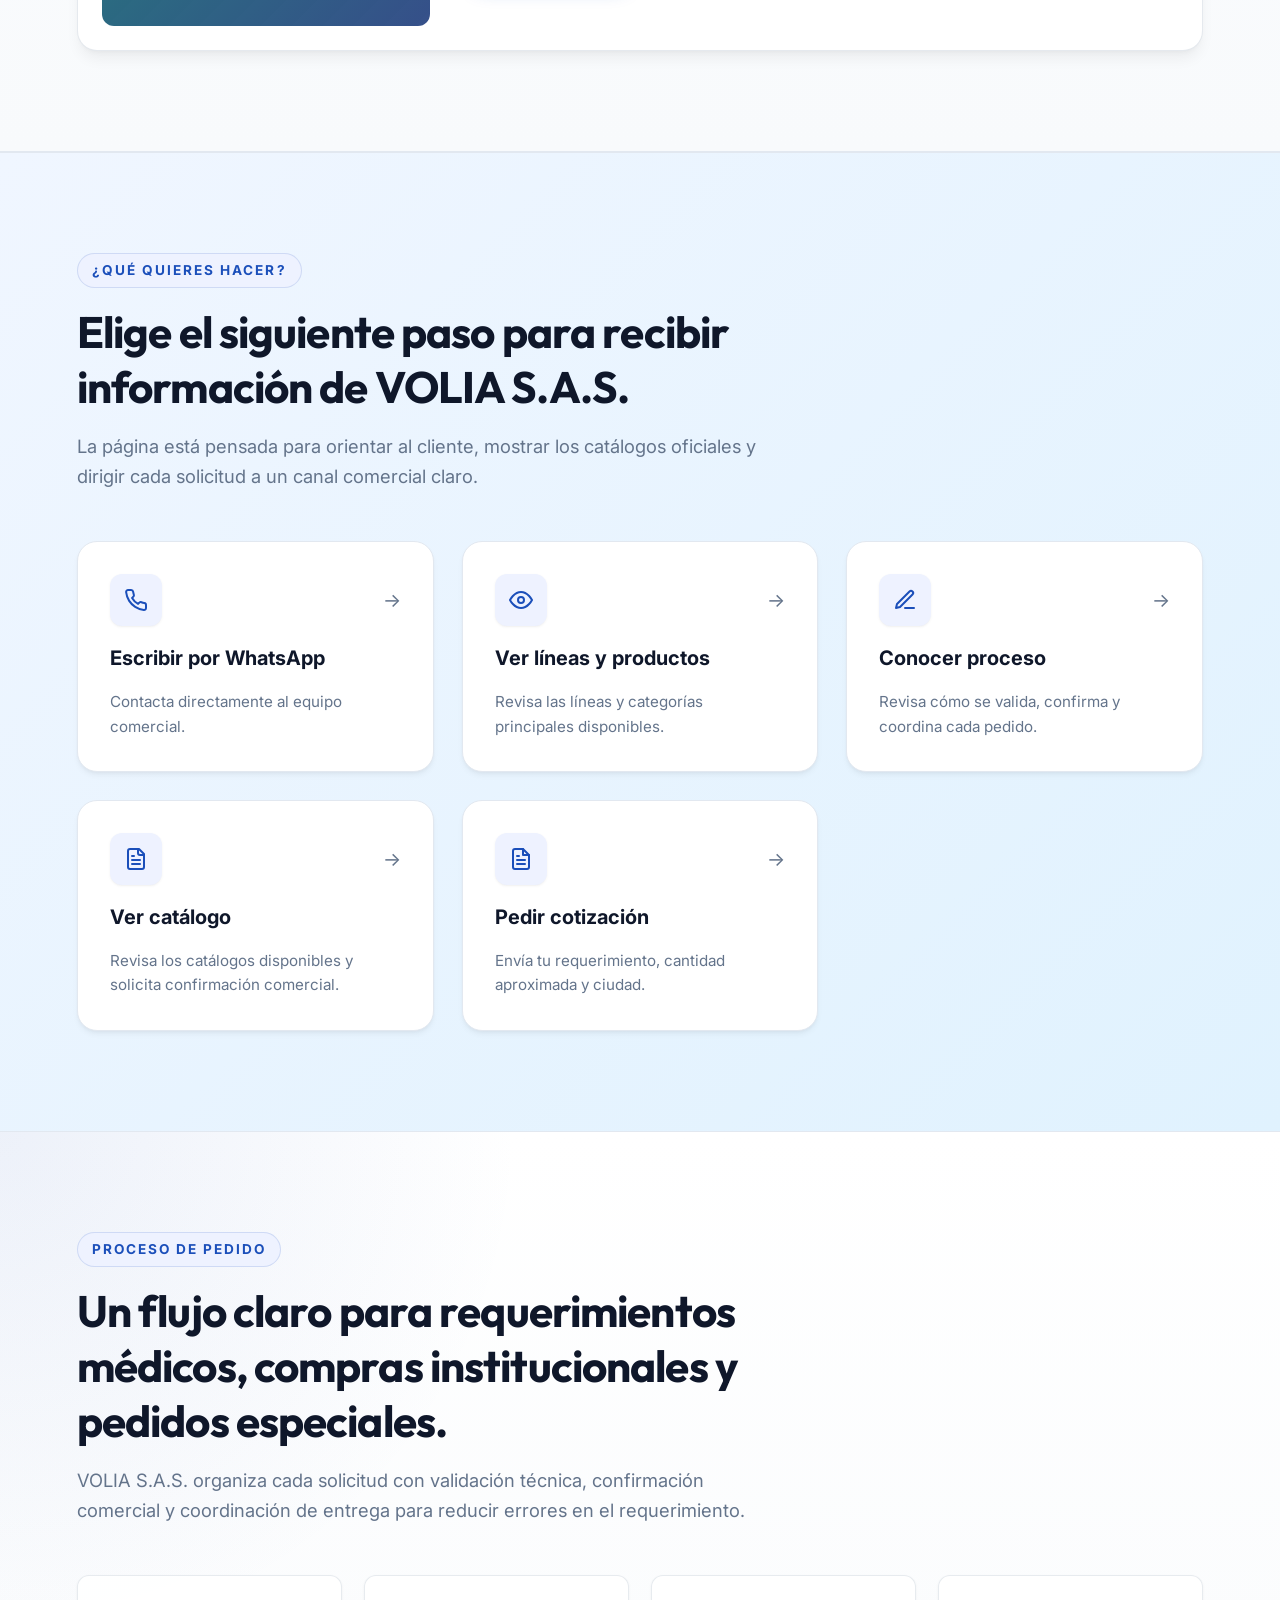
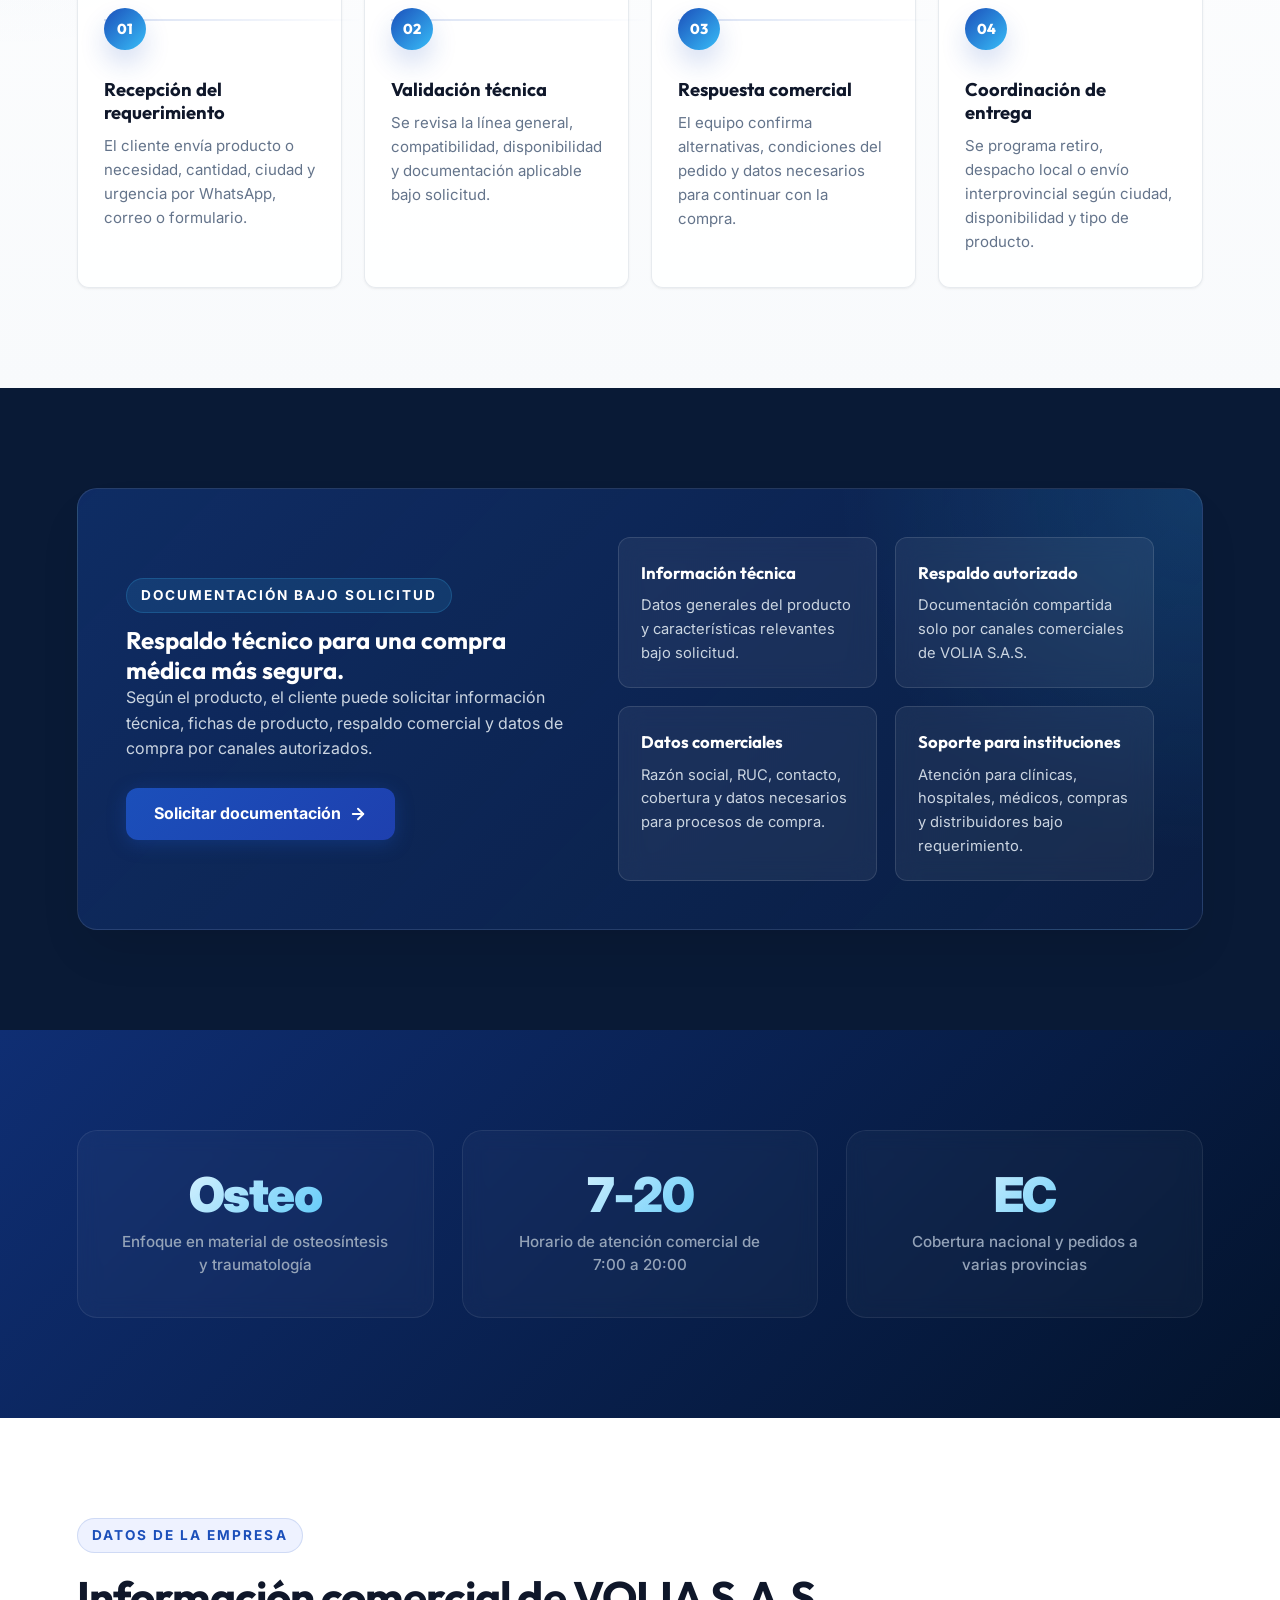
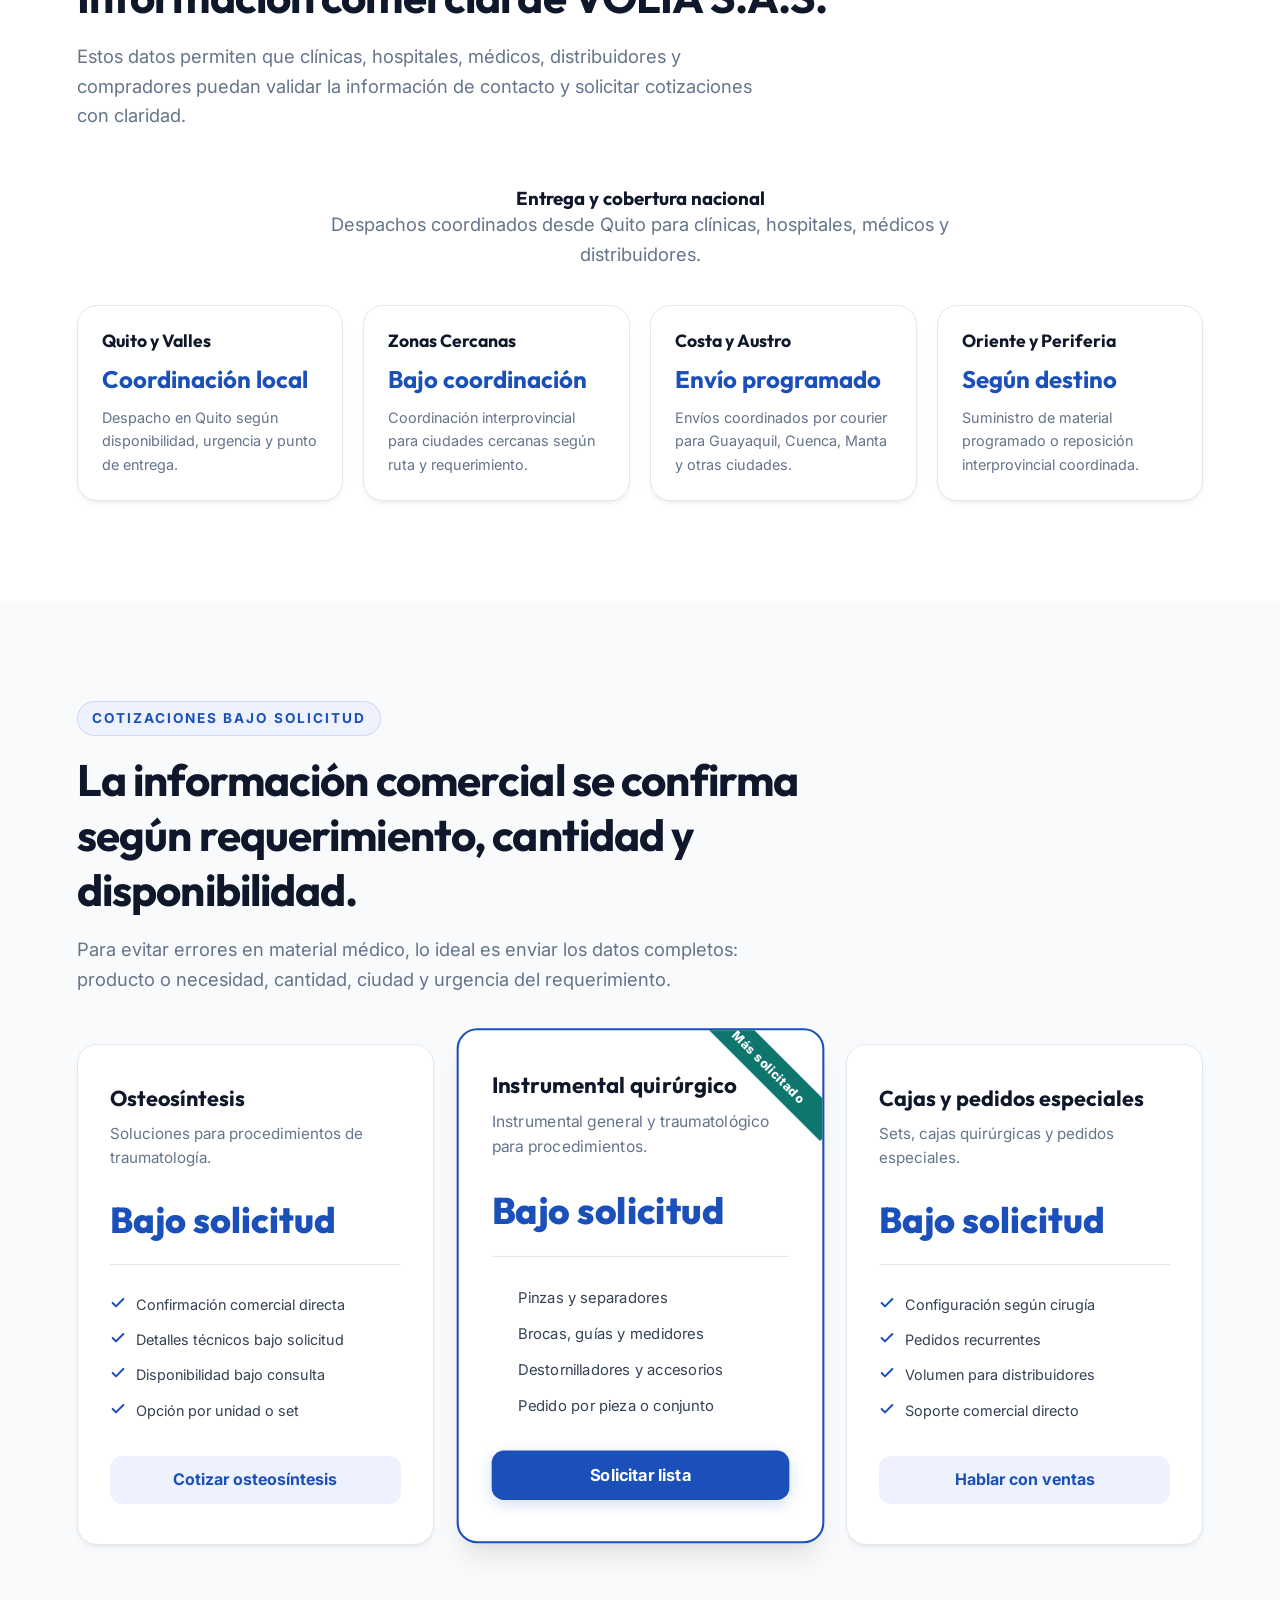
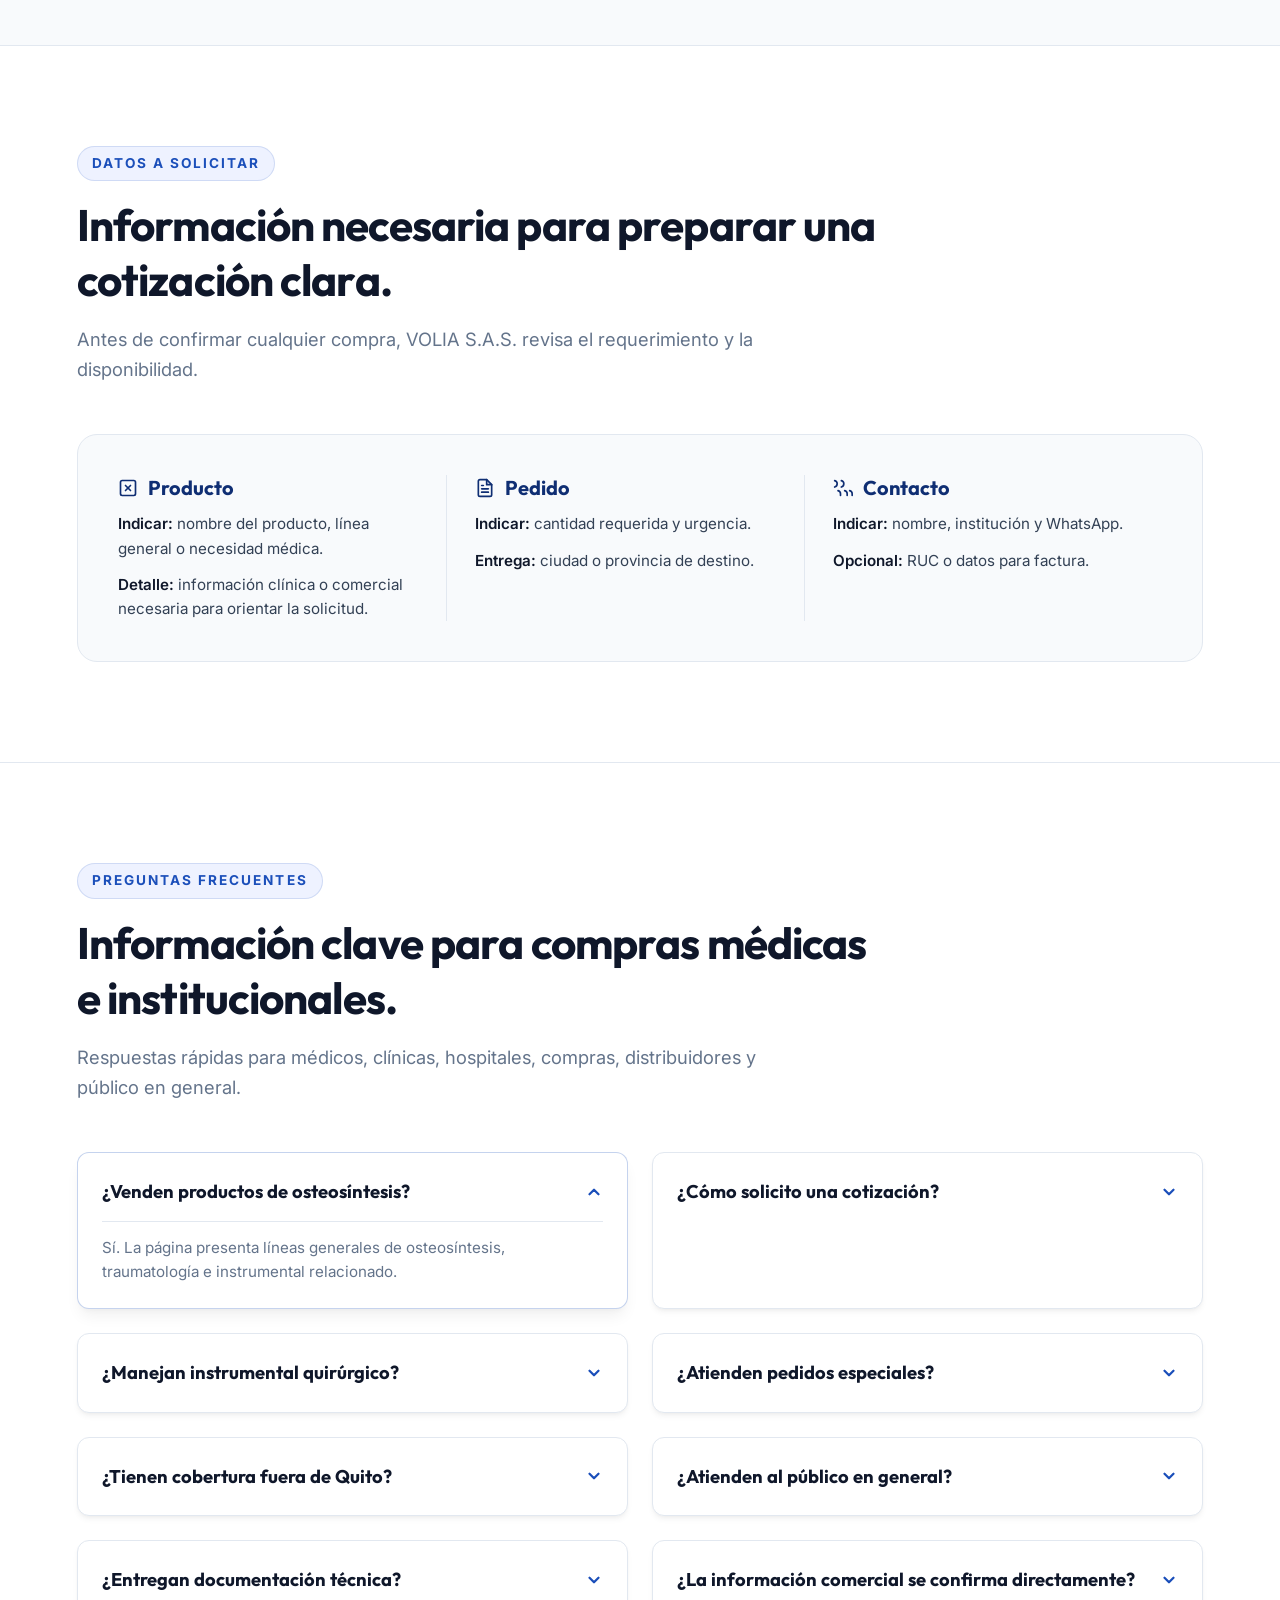
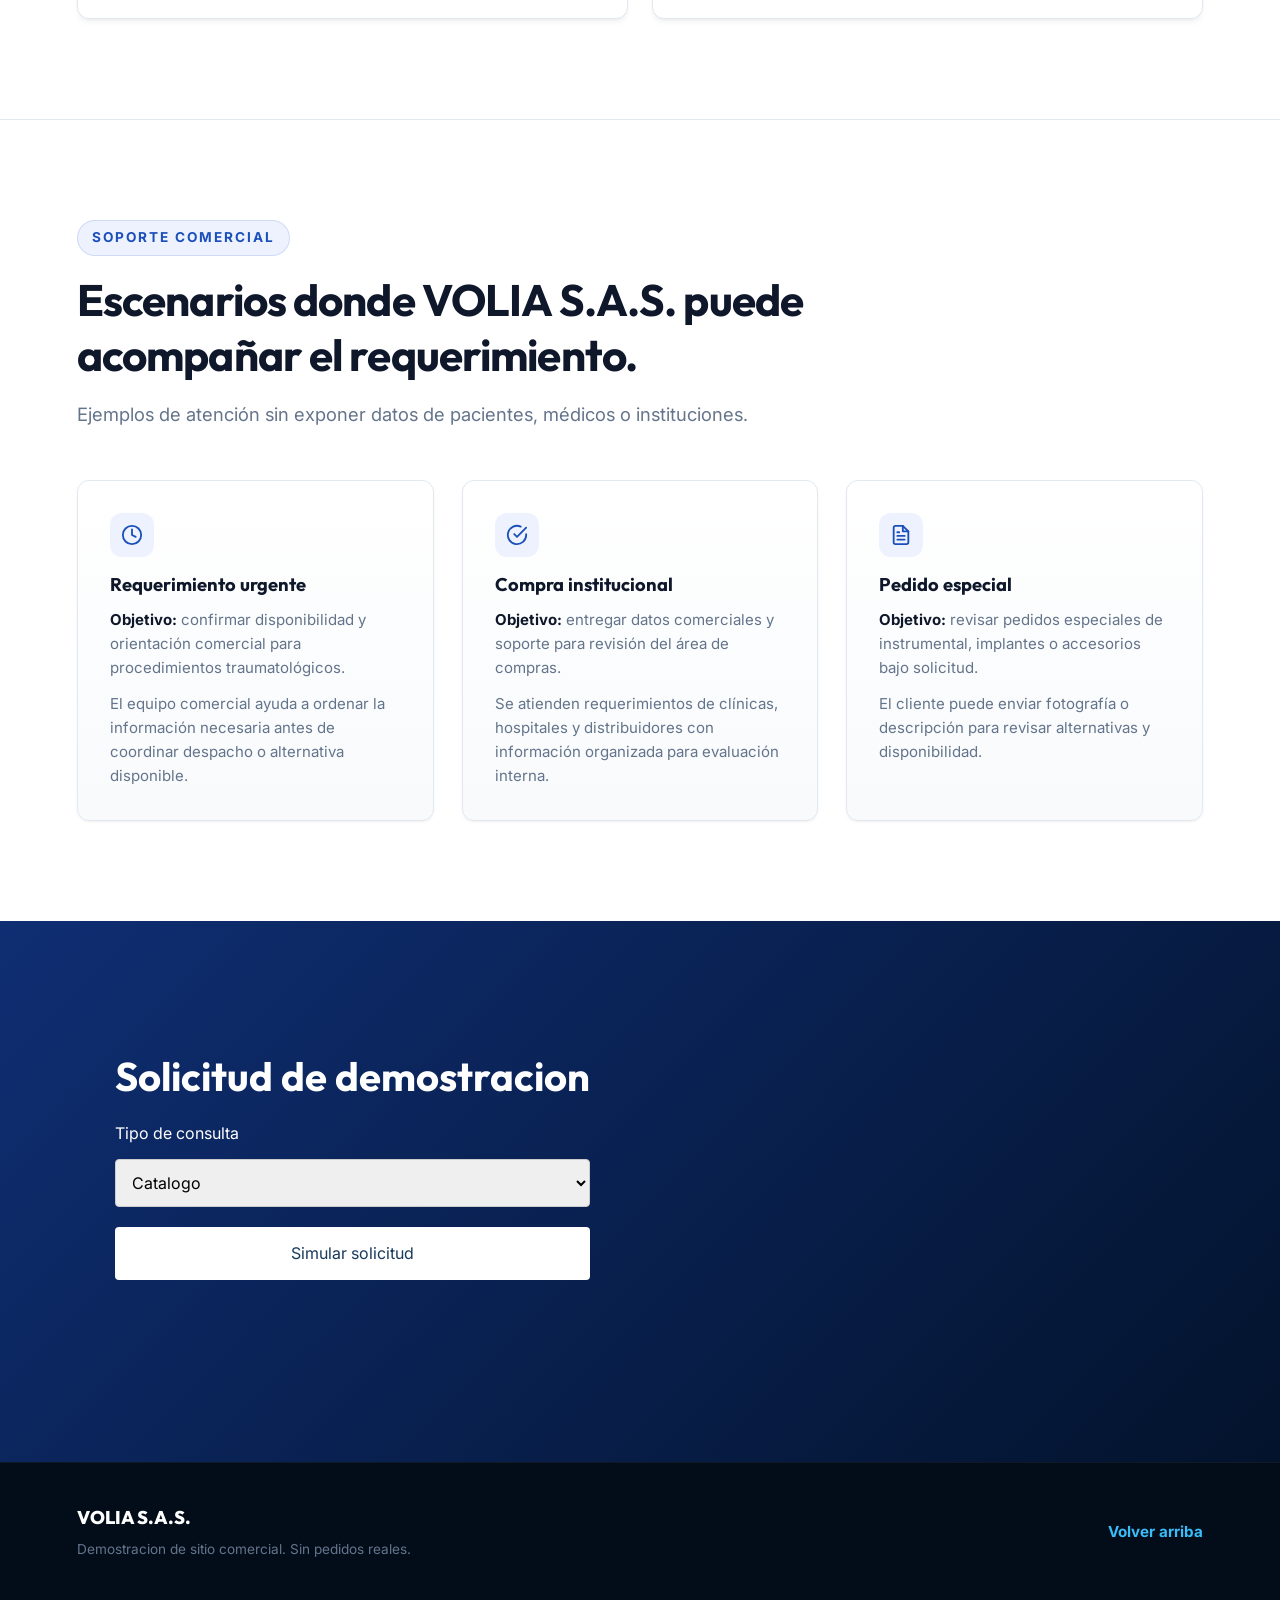
<file: demos/volia/index.html>
<html lang="es"><head><style>#demo-contact{max-width:700px;margin:auto;padding:30px 0}#demo-contact form{display:grid;gap:20px}#demo-contact select{display:block;padding:12px;width:100%;margin-top:12px;border:1px solid #ccc;border-radius:4px;font:inherit}#demo-contact button{padding:14px 22px;background:white;color:#18395b;border:0;border-radius:4px;font:inherit;cursor:pointer}</style><meta name="robots" content="noindex"><style>.demo-notice{position:relative;z-index:10000;display:flex;flex-wrap:wrap;gap:12px;align-items:center;padding:14px 20px;background:#e6f5ef;color:#163f31;font:14px/1.5 Arial,sans-serif;border-bottom:1px solid #91c6af}.demo-notice a{color:inherit}.demo-notice strong{letter-spacing:0}.demo-notice span{flex:1;min-width:190px}</style></head><body><aside class="demo-notice"><a href="../../#casos">Nexo / Proyectos</a><strong>DEMOSTRACION</strong><span>Datos ficticios. Sin pedidos ni pagos reales. No introduzcas datos personales.</span></aside>﻿

  
    <meta charset="UTF-8">
    <meta name="viewport" content="width=device-width, initial-scale=1.0">
    <title>Volia | Demo de sitio comercial</title>
    <meta name="description" content="Página oficial de VOLIA S.A.S.: insumos médicos, osteosíntesis, placas, tornillos, instrumental quirúrgico, cajas traumatológicas, cobertura nacional y contacto comercial.">
    <link rel="preconnect" href="https://fonts.googleapis.com">
    <link rel="preconnect" href="https://fonts.gstatic.com" crossorigin="">
    <link href="https://fonts.googleapis.com/css2?family=Inter:wght@300;400;500;600;700&amp;family=Outfit:wght@400;500;600;700;800;900&amp;display=swap" rel="stylesheet">
    <link rel="stylesheet" href="styles.css?v=volia-20260623-2">
  
  
    <header class="site-header">
      <a class="brand" href="#inicio" aria-label="Volia inicio">
        <span class="brand-logo">
          <img src="assets/logos/volia-logo.jpeg" alt="Logo VOLIA S.A.S.">
        </span>
        <span>
          <strong>VOLIA S.A.S.</strong>
          <small>Insumos médicos y osteosíntesis</small>
        </span>
      </a>

      <button class="menu-button" id="menu-button" type="button" aria-label="Abrir menú">
        <svg xmlns="http://www.w3.org/2000/svg" width="20" height="20" viewBox="0 0 24 24" fill="none" stroke="currentColor" stroke-width="2.5" stroke-linecap="round" stroke-linejoin="round" style="display: block;"><line x1="3" y1="12" x2="21" y2="12"></line><line x1="3" y1="6" x2="21" y2="6"></line><line x1="3" y1="18" x2="21" y2="18"></line></svg>
      </button>

      <nav class="site-nav" id="site-nav" aria-label="Navegación principal">
        <a href="#empresa">Quiénes somos</a>
        <a href="#lineas-productos">Líneas y productos</a>
        <a href="#solicitud">Solicitud</a>
        <a href="#catalogo">Catálogo</a>
        <a href="#cobertura">Cobertura</a>
        <a href="#contacto" class="nav-cta">Cotizar</a>
      </nav>
    </header>

    <main>
      <section class="hero" id="inicio">
        <div class="hero-content">
          <p class="eyebrow">Soluciones que salvan vidas</p>
          <h1>Insumos médicos confiables para procedimientos traumatológicos.</h1>
          <p>
            VOLIA S.A.S. importa y provee dispositivos médicos para traumatología y cirugía:
            osteosíntesis, instrumental, cajas traumatológicas e insumos con respaldo técnico para
            clínicas, hospitales, profesionales de la salud y pacientes.
          </p>
          <div class="hero-actions">
            <a class="primary-button" href="#solicitud">
              <span>Enviar requerimiento</span>
              <svg xmlns="http://www.w3.org/2000/svg" width="18" height="18" viewBox="0 0 24 24" fill="none" stroke="currentColor" stroke-width="2.5" stroke-linecap="round" stroke-linejoin="round"><path d="M5 12h14"></path><path d="m12 5 7 7-7 7"></path></svg>
            </a>
            <a class="secondary-button" href="#catalogo">Ver catálogo</a>
            <a class="secondary-button" href="#contacto">Solicitar cotización</a>
          </div>
          <div class="trust-row">
            <span>Osteosíntesis</span>
            <span>Instrumental quirúrgico</span>
            <span>Cobertura nacional</span>
          </div>
        </div>
        <div class="hero-visual" aria-label="Imagen referencial de insumos médicos e instrumental quirúrgico">
          <div class="hero-visual-card">
            <img src="assets/hero-volia-osteo.png" alt="Instrumental quirúrgico, placas y tornillos de osteosíntesis organizados en mesa clínica">
            <div class="hero-visual-label">
              <strong>VOLIA S.A.S.</strong>
              <span>Traumatología | Cirugía | Instrumental</span>
            </div>
          </div>
        </div>
      </section>

      <section class="section product-profile-section" id="perfil">
        <div class="product-profile-grid">
          <div class="product-profile-copy">
            <p class="eyebrow">Perfil de línea</p>
            <h2>Soluciones médicas bajo solicitud comercial.</h2>
            <p>
              VOLIA S.A.S. acompaña requerimientos de traumatología, osteosíntesis,
              cirugía e instrumental quirúrgico mediante atención directa y validación interna.
            </p>
            <ul class="profile-feature-list">
              <li>Atención a clínicas, hospitales, médicos y pacientes.</li>
              <li>Información técnica compartida por canales autorizados.</li>
              <li>Coordinación nacional desde Quito, según disponibilidad.</li>
              <li>Soporte comercial para compras institucionales y pedidos especiales.</li>
            </ul>
            <div class="profile-actions">
              <a class="primary-button" href="#contacto">Solicitar atención</a>
              <a class="outline-button" href="#lineas-productos">Ver líneas y productos</a>
            </div>
          </div>
          <div class="profile-visual-panel">
            <div class="profile-device-card">
              <span class="profile-device-icon">
                <svg xmlns="http://www.w3.org/2000/svg" width="92" height="92" viewBox="0 0 24 24" fill="none" stroke="currentColor" stroke-width="1.35" stroke-linecap="round" stroke-linejoin="round"><path d="M12 22s8-4 8-10V5l-8-3-8 3v7c0 6 8 10 8 10z"></path><path d="M9 12h6"></path><path d="M12 9v6"></path></svg>
              </span>
              <h3>Atención técnica reservada</h3>
              <p>Detalles, disponibilidad y documentación se confirman directamente con el equipo de VOLIA S.A.S.</p>
            </div>
          </div>
        </div>
      </section>

      <section class="section intro-section" id="empresa">
        <div class="section-heading">
          <p class="eyebrow">Quiénes somos</p>
          <h2>Una empresa familiar ecuatoriana especializada en dispositivos médicos.</h2>
          <p>
            Somos una empresa familiar ecuatoriana dedicada a la importación y provisión de dispositivos médicos,
            especializada en soluciones para traumatología, osteosíntesis y cirugía.
          </p>
        </div>

        <div class="value-grid">
          <article data-link="#lineas-productos" tabindex="0" role="link" aria-label="Ver material de osteosíntesis">
            <span>
              <svg xmlns="http://www.w3.org/2000/svg" width="24" height="24" viewBox="0 0 24 24" fill="none" stroke="currentColor" stroke-width="2" stroke-linecap="round" stroke-linejoin="round"><rect x="3" y="3" width="18" height="18" rx="2" ry="2"></rect><line x1="12" y1="8" x2="12" y2="16"></line><line x1="8" y1="12" x2="16" y2="12"></line></svg>
            </span>
            <h3>Osteosíntesis</h3>
            <p>Soluciones generales para procedimientos traumatológicos, sujetas a validación comercial.</p>
          </article>
          <article data-link="#solicitud" tabindex="0" role="link" aria-label="Abrir solicitud comercial para instrumental quirúrgico">
            <span>
              <svg xmlns="http://www.w3.org/2000/svg" width="24" height="24" viewBox="0 0 24 24" fill="none" stroke="currentColor" stroke-width="2" stroke-linecap="round" stroke-linejoin="round"><path d="M14.7 6.3a1 1 0 0 0 0 1.4l1.6 1.6a1 1 0 0 0 1.4 0l3.77-3.77a6 6 0 0 1-7.94 7.94l-6.91 6.91a2.12 2.12 0 0 1-3-3l6.91-6.91a6 6 0 0 1 7.94-7.94l-3.76 3.76z"></path></svg>
            </span>
            <h3>Instrumental quirúrgico</h3>
            <p>Pinzas, separadores, brocas, guías, medidores, destornilladores, clamps y accesorios para quirófano.</p>
          </article>
          <article data-link="#contacto" tabindex="0" role="link" aria-label="Ir a contacto comercial">
            <span>
              <svg xmlns="http://www.w3.org/2000/svg" width="24" height="24" viewBox="0 0 24 24" fill="none" stroke="currentColor" stroke-width="2" stroke-linecap="round" stroke-linejoin="round"><circle cx="12" cy="12" r="10"></circle><polyline points="12 6 12 12 16 14"></polyline></svg>
            </span>
            <h3>Atención comercial</h3>
            <p>Atención de 7:00 a 20:00 por WhatsApp, correo o llamada, con detalles de producto, cantidades y entrega.</p>
          </article>
        </div>
      </section>

      <section class="section split-section">
        <div>
          <p class="eyebrow">Para quién es</p>
          <h2>Productos para equipos que necesitan precisión, disponibilidad y respuesta rápida.</h2>
          <p>
            VOLIA S.A.S. atiende a clínicas, hospitales, centros quirúrgicos, médicos,
            instrumentistas, distribuidores, compras institucionales y público en general.
          </p>
          <a class="text-link" href="#contacto">Enviar requerimiento médico</a>
        </div>
        <div class="process-list">
          <div>
            <strong>Traumatología</strong>
            <span>Material para fijación, placas, tornillos y sets por procedimiento.</span>
          </div>
          <div>
            <strong>Quirófano</strong>
            <span>Instrumental de apoyo, cajas quirúrgicas y accesorios esterilizables.</span>
          </div>
          <div>
            <strong>Cobertura nacional</strong>
            <span>Pedidos para varias provincias y entregas según coordinación.</span>
          </div>
          <div>
            <strong>Pedidos bajo solicitud</strong>
            <span>Revisión de requerimientos puntuales bajo solicitud comercial.</span>
          </div>
        </div>
      </section>

      <section class="brand-purpose-section">
        <div class="brand-purpose-container">
          <h2>Propósito de Marca</h2>
          <blockquote>
            <p>“ Proveer soluciones que transforman vidas, asegurando la máxima precisión, disponibilidad y respuesta rápida en cada acto quirúrgico. ”</p>
          </blockquote>
        </div>
      </section>

      <section class="section" id="lineas-productos">
        <div class="section-heading">
          <p class="eyebrow">Tecnología al Servicio de la Salud</p>
          <h2>Variedad de insumos para procedimientos osteoarticulares y quirúrgicos.</h2>
          <p>La disponibilidad y detalles técnicos se confirman directamente con el equipo comercial.</p>
        </div>

        <div class="service-grid">
          <article data-link="#lineas-productos" tabindex="0" role="link" aria-label="Ver placas de osteosíntesis">
            <span class="service-icon">
              <svg xmlns="http://www.w3.org/2000/svg" width="22" height="22" viewBox="0 0 24 24" fill="none" stroke="currentColor" stroke-width="2" stroke-linecap="round" stroke-linejoin="round"><path d="M12 22s8-4 8-10V5l-8-3-8 3v7c0 6 8 10 8 10z"></path><path d="M9 12h6"></path><path d="M12 9v6"></path></svg>
            </span>
            <h3>Placas de osteosíntesis</h3>
            <p>Soluciones de fijación para diferentes necesidades traumatológicas.</p>
          </article>
          <article data-link="#solicitud" tabindex="0" role="link" aria-label="Consultar tornillos quirúrgicos">
            <span class="service-icon">
              <svg xmlns="http://www.w3.org/2000/svg" width="22" height="22" viewBox="0 0 24 24" fill="none" stroke="currentColor" stroke-width="2" stroke-linecap="round" stroke-linejoin="round"><path d="m18 22 4-4H2l4 4"></path><path d="M12 2v16"></path><circle cx="12" cy="5" r="3"></circle></svg>
            </span>
            <h3>Tornillos quirúrgicos</h3>
            <p>Opciones quirúrgicas sujetas a validación técnica y disponibilidad.</p>
          </article>
          <article data-link="#solicitud" tabindex="0" role="link" aria-label="Consultar instrumental traumatológico">
            <span class="service-icon">
              <svg xmlns="http://www.w3.org/2000/svg" width="22" height="22" viewBox="0 0 24 24" fill="none" stroke="currentColor" stroke-width="2" stroke-linecap="round" stroke-linejoin="round"><path d="M14.7 6.3a1 1 0 0 0 0 1.4l1.6 1.6a1 1 0 0 0 1.4 0l3.77-3.77a6 6 0 0 1-7.94 7.94l-6.91 6.91a2.12 2.12 0 0 1-3-3l6.91-6.91a6 6 0 0 1 7.94-7.94l-3.76 3.76z"></path></svg>
            </span>
            <h3>Instrumental traumatológico</h3>
            <p>Destornilladores, brocas, guías, medidores de profundidad, impactores y pinzas de reducción.</p>
          </article>
          <article data-link="#solicitud" tabindex="0" role="link" aria-label="Consultar caja quirúrgica">
            <span class="service-icon">
              <svg xmlns="http://www.w3.org/2000/svg" width="22" height="22" viewBox="0 0 24 24" fill="none" stroke="currentColor" stroke-width="2" stroke-linecap="round" stroke-linejoin="round"><rect x="2" y="7" width="20" height="14" rx="2" ry="2"></rect><path d="M16 21V5a2 2 0 0 0-2-2h-4a2 2 0 0 0-2 2v16"></path></svg>
            </span>
            <h3>Cajas quirúrgicas</h3>
            <p>Sets organizados para procedimientos, transporte, esterilización y control del instrumental.</p>
          </article>
          <article data-link="#contacto" tabindex="0" role="link" aria-label="Consultar insumos para quirófano">
            <span class="service-icon">
              <svg xmlns="http://www.w3.org/2000/svg" width="22" height="22" viewBox="0 0 24 24" fill="none" stroke="currentColor" stroke-width="2" stroke-linecap="round" stroke-linejoin="round"><path d="M22 12h-4l-3 9L9 3l-3 9H2"></path></svg>
            </span>
            <h3>Insumos para quirófano</h3>
            <p>Material de apoyo para preparación, asistencia quirúrgica y manejo seguro del procedimiento.</p>
          </article>
          <article data-link="#contacto" tabindex="0" role="link" aria-label="Solicitar pedido especial">
            <span class="service-icon">
              <svg xmlns="http://www.w3.org/2000/svg" width="22" height="22" viewBox="0 0 24 24" fill="none" stroke="currentColor" stroke-width="2" stroke-linecap="round" stroke-linejoin="round"><circle cx="11" cy="11" r="8"></circle><line x1="21" y1="21" x2="16.65" y2="16.65"></line></svg>
            </span>
            <h3>Pedidos especiales</h3>
            <p>Revisión de requerimientos puntuales bajo solicitud del médico, clínica o área de compras.</p>
          </article>
        </div>

        <div class="section-subheading">
          <p class="eyebrow">Productos destacados</p>
          <h3>Categorías principales para cotización.</h3>
        </div>

        <div class="product-grid">
          <article class="product-card" data-link="#contacto" tabindex="0" role="link" aria-label="Cotizar material de osteosíntesis">
            <span class="value-grid span" style="margin-bottom:20px;">
              <svg xmlns="http://www.w3.org/2000/svg" width="20" height="20" viewBox="0 0 24 24" fill="none" stroke="currentColor" stroke-width="2" stroke-linecap="round" stroke-linejoin="round"><rect x="3" y="3" width="18" height="18" rx="2" ry="2"></rect><line x1="9" y1="9" x2="15" y2="15"></line><line x1="15" y1="9" x2="9" y2="15"></line></svg>
            </span>
            <h3>Material de osteosíntesis</h3>
            <p>Implantes para fijación y estabilización ósea en procedimientos traumatológicos.</p>
            <ul>
              <li>
                <svg xmlns="http://www.w3.org/2000/svg" width="16" height="16" viewBox="0 0 24 24" fill="none" stroke="currentColor" stroke-width="3" stroke-linecap="round" stroke-linejoin="round"><polyline points="20 6 9 17 4 12"></polyline></svg>
                Soluciones para fijación ósea
              </li>
              <li>
                <svg xmlns="http://www.w3.org/2000/svg" width="16" height="16" viewBox="0 0 24 24" fill="none" stroke="currentColor" stroke-width="3" stroke-linecap="round" stroke-linejoin="round"><polyline points="20 6 9 17 4 12"></polyline></svg>
                Atención según requerimiento médico
              </li>
              <li>
                <svg xmlns="http://www.w3.org/2000/svg" width="16" height="16" viewBox="0 0 24 24" fill="none" stroke="currentColor" stroke-width="3" stroke-linecap="round" stroke-linejoin="round"><polyline points="20 6 9 17 4 12"></polyline></svg>
                Disponibilidad bajo consulta
              </li>
            </ul>
          </article>
          <article class="product-card" data-link="#contacto" tabindex="0" role="link" aria-label="Cotizar instrumental quirúrgico">
            <span class="value-grid span" style="margin-bottom:20px;">
              <svg xmlns="http://www.w3.org/2000/svg" width="20" height="20" viewBox="0 0 24 24" fill="none" stroke="currentColor" stroke-width="2" stroke-linecap="round" stroke-linejoin="round"><path d="M14.7 6.3a1 1 0 0 0 0 1.4l1.6 1.6a1 1 0 0 0 1.4 0l3.77-3.77a6 6 0 0 1-7.94 7.94l-6.91 6.91a2.12 2.12 0 0 1-3-3l6.91-6.91a6 6 0 0 1 7.94-7.94l-3.76 3.76z"></path></svg>
            </span>
            <h3>Instrumental quirúrgico</h3>
            <p>Herramientas para asistencia, preparación, reducción y fijación durante cirugía.</p>
            <ul>
              <li>
                <svg xmlns="http://www.w3.org/2000/svg" width="16" height="16" viewBox="0 0 24 24" fill="none" stroke="currentColor" stroke-width="3" stroke-linecap="round" stroke-linejoin="round"><polyline points="20 6 9 17 4 12"></polyline></svg>
                Instrumental para apoyo quirúrgico
              </li>
              <li>
                <svg xmlns="http://www.w3.org/2000/svg" width="16" height="16" viewBox="0 0 24 24" fill="none" stroke="currentColor" stroke-width="3" stroke-linecap="round" stroke-linejoin="round"><polyline points="20 6 9 17 4 12"></polyline></svg>
                Herramientas según procedimiento
              </li>
              <li>
                <svg xmlns="http://www.w3.org/2000/svg" width="16" height="16" viewBox="0 0 24 24" fill="none" stroke="currentColor" stroke-width="3" stroke-linecap="round" stroke-linejoin="round"><polyline points="20 6 9 17 4 12"></polyline></svg>
                Validación comercial directa
              </li>
            </ul>
          </article>
          <article class="product-card" data-link="#contacto" tabindex="0" role="link" aria-label="Cotizar cajas y sets quirúrgicos">
            <span class="value-grid span" style="margin-bottom:20px;">
              <svg xmlns="http://www.w3.org/2000/svg" width="20" height="20" viewBox="0 0 24 24" fill="none" stroke="currentColor" stroke-width="2" stroke-linecap="round" stroke-linejoin="round"><rect x="2" y="7" width="20" height="14" rx="2" ry="2"></rect><path d="M16 21V5a2 2 0 0 0-2-2h-4a2 2 0 0 0-2 2v16"></path></svg>
            </span>
            <h3>Cajas y sets quirúrgicos</h3>
            <p>Organización de instrumental para procedimientos específicos y control de inventario médico.</p>
            <ul>
              <li>
                <svg xmlns="http://www.w3.org/2000/svg" width="16" height="16" viewBox="0 0 24 24" fill="none" stroke="currentColor" stroke-width="3" stroke-linecap="round" stroke-linejoin="round"><polyline points="20 6 9 17 4 12"></polyline></svg>
                Configuraciones para cirugía
              </li>
              <li>
                <svg xmlns="http://www.w3.org/2000/svg" width="16" height="16" viewBox="0 0 24 24" fill="none" stroke="currentColor" stroke-width="3" stroke-linecap="round" stroke-linejoin="round"><polyline points="20 6 9 17 4 12"></polyline></svg>
                Organización de instrumental
              </li>
              <li>
                <svg xmlns="http://www.w3.org/2000/svg" width="16" height="16" viewBox="0 0 24 24" fill="none" stroke="currentColor" stroke-width="3" stroke-linecap="round" stroke-linejoin="round"><polyline points="20 6 9 17 4 12"></polyline></svg>
                Pedido bajo solicitud
              </li>
            </ul>
          </article>
        </div>
      </section>

      <section class="section tools-section" id="solicitud">
        <div class="section-heading">
          <p class="eyebrow">Solicitud comercial</p>
          <h2>Comparte tu requerimiento y recibe atención directa del equipo comercial.</h2>
          <p>VOLIA S.A.S. revisa cada solicitud según línea de producto, disponibilidad, ciudad y urgencia.</p>
        </div>

        <div class="tools-container">
          <div class="private-request-grid">
            <article>
              <span class="company-icon">
                <svg xmlns="http://www.w3.org/2000/svg" width="22" height="22" viewBox="0 0 24 24" fill="none" stroke="currentColor" stroke-width="2" stroke-linecap="round" stroke-linejoin="round"><path d="M20 7h-9"></path><path d="M14 17H5"></path><circle cx="17" cy="17" r="3"></circle><circle cx="7" cy="7" r="3"></circle></svg>
              </span>
              <h3>Información controlada</h3>
              <p>Los detalles técnicos, disponibilidad y documentación se comparten solo bajo solicitud directa.</p>
            </article>
            <article>
              <span class="company-icon">
                <svg xmlns="http://www.w3.org/2000/svg" width="22" height="22" viewBox="0 0 24 24" fill="none" stroke="currentColor" stroke-width="2" stroke-linecap="round" stroke-linejoin="round"><path d="M12 22s8-4 8-10V5l-8-3-8 3v7c0 6 8 10 8 10z"></path><path d="M9 12h6"></path><path d="M12 9v6"></path></svg>
              </span>
              <h3>Validación comercial</h3>
              <p>El equipo revisa el requerimiento y confirma la mejor vía de atención según ciudad, urgencia y tipo de producto.</p>
            </article>
            <article>
              <span class="company-icon">
                <svg xmlns="http://www.w3.org/2000/svg" width="22" height="22" viewBox="0 0 24 24" fill="none" stroke="currentColor" stroke-width="2" stroke-linecap="round" stroke-linejoin="round"><path d="M21 8a2 2 0 0 0-2-2h-3l-2-2h-4L8 6H5a2 2 0 0 0-2 2v10a2 2 0 0 0 2 2h14a2 2 0 0 0 2-2Z"></path><path d="M12 11v5"></path><path d="M9.5 13.5h5"></path></svg>
              </span>
              <h3>Atención para instituciones</h3>
              <p>Clínicas, hospitales, médicos, compras y distribuidores pueden solicitar información por canal comercial.</p>
            </article>
          </div>
          <div class="tools-cta-row">
            <a class="primary-button" href="#contacto">Enviar requerimiento</a>
            <a class="secondary-button" href="#demo-contact" rel="noreferrer">WhatsApp comercial</a>
          </div>
        </div>
      </section>

      <section class="section brands-section">
        <div class="section-heading">
          <p class="eyebrow">Marcas y respaldo</p>
          <h2>Aliados estratégicos en salud.</h2>
          <p>
            VOLIA S.A.S. trabaja con marcas y líneas orientadas a calidad, innovación
            y soporte comercial para instituciones, profesionales de salud y distribuidores.
          </p>
        </div>

        <div class="brand-panels">
          <article data-link="#contacto" tabindex="0" role="link" aria-label="Consultar líneas relacionadas con Madison Ortho">
            <div class="brand-logo-img">
              <img src="assets/logos/madison-ortho.jpeg" alt="Madison Ortho">
            </div>
            <strong>Madison Ortho</strong>
            <span>Soluciones ortopédicas de alta calidad.</span>
          </article>
          <article data-link="#contacto" tabindex="0" role="link" aria-label="Consultar líneas relacionadas con Mindray">
            <div class="brand-logo-img">
              <img src="assets/logos/mindray.jpeg" alt="Mindray">
            </div>
            <strong>Mindray</strong>
            <span>Tecnología médica para mejores resultados.</span>
          </article>
          <article data-link="#contacto" tabindex="0" role="link" aria-label="Consultar Osteomedica bajo solicitud">
            <div class="brand-logo-img">
              <div class="brand-icon-placeholder">
                <svg xmlns="http://www.w3.org/2000/svg" width="30" height="30" viewBox="0 0 24 24" fill="none" stroke="currentColor" stroke-width="2" stroke-linecap="round" stroke-linejoin="round"><polygon points="5 3 19 12 5 21 5 3"></polygon></svg>
              </div>
            </div>
            <strong>Osteomedica</strong>
            <span>Innovación en implantes e instrumental.</span>
          </article>
          <article data-link="#contacto" tabindex="0" role="link" aria-label="Consultar más marcas bajo solicitud">
            <div class="brand-logo-img">
              <div class="brand-icon-placeholder">
                <svg xmlns="http://www.w3.org/2000/svg" width="30" height="30" viewBox="0 0 24 24" fill="none" stroke="currentColor" stroke-width="2" stroke-linecap="round" stroke-linejoin="round"><path d="M12 22s8-4 8-10V5l-8-3-8 3v7c0 6 8 10 8 10z"></path><path d="M9 12h6"></path><path d="M12 9v6"></path></svg>
              </div>
            </div>
            <strong>Y más marcas</strong>
            <span>Pedidos especiales bajo solicitud.</span>
          </article>
        </div>
      </section>

      <section class="section catalog-section" id="catalogo">
        <div class="section-heading">
          <p class="eyebrow">Catálogo técnico</p>
          <h2>Consulta las líneas disponibles de VOLIA S.A.S.</h2>
          <p>
            Revisa los catálogos técnicos disponibles y solicita confirmación comercial
            para disponibilidad, documentación, condiciones y entrega.
          </p>
        </div>

        <div class="catalog-layout">
          <article class="catalog-feature-card">
            <div class="catalog-cover">
              <span>VOLIA</span>
              <strong>Cadera</strong>
              <small>Soluciones ortopédicas</small>
            </div>
            <div class="catalog-info">
              <p class="eyebrow">Línea ortopédica</p>
              <h3>Catálogo de cadera</h3>
              <p>Información técnica de línea para revisión médica y comercial bajo confirmación del equipo VOLIA S.A.S.</p>
              <div class="catalog-actions">
                <a class="primary-button" href="#demo-contact" rel="noreferrer">Ver catálogo</a>
                <a class="outline-button" href="#contacto">Solicitar cotización</a>
              </div>
            </div>
          </article>

          <article class="catalog-feature-card">
            <div class="catalog-cover catalog-cover-alt">
              <span>VOLIA</span>
              <strong>Trauma</strong>
              <small>Placas y clavos</small>
            </div>
            <div class="catalog-info">
              <p class="eyebrow">Línea traumatológica</p>
              <h3>Catálogo de placas y clavos</h3>
              <p>Catálogo técnico para orientar requerimientos de traumatología, instrumental y pedidos bajo solicitud.</p>
              <div class="catalog-actions">
                <a class="primary-button" href="#demo-contact" rel="noreferrer">Ver catálogo</a>
                <a class="outline-button" href="#contacto">Solicitar cotización</a>
              </div>
            </div>
          </article>
        </div>
      </section>

      <section class="section actions-section" id="acciones">
        <div class="section-heading">
          <p class="eyebrow">¿Qué quieres hacer?</p>
          <h2>Elige el siguiente paso para recibir información de VOLIA S.A.S.</h2>
          <p>
            La página está pensada para orientar al cliente, mostrar los catálogos oficiales
            y dirigir cada solicitud a un canal comercial claro.
          </p>
        </div>

        <div class="action-grid">
          <a class="action-card" href="#demo-contact" rel="noreferrer">
            <div class="action-header">
              <span class="action-icon">
                <svg xmlns="http://www.w3.org/2000/svg" width="24" height="24" viewBox="0 0 24 24" fill="none" stroke="currentColor" stroke-width="2" stroke-linecap="round" stroke-linejoin="round"><path d="M22 16.92v3a2 2 0 0 1-2.18 2 19.79 19.79 0 0 1-8.63-3.07 19.5 19.5 0 0 1-6-6 19.79 19.79 0 0 1-3.07-8.67A2 2 0 0 1 4.11 2h3a2 2 0 0 1 2 1.72 12.84 12.84 0 0 0 .7 2.81 2 2 0 0 1-.45 2.11L8.09 9.91a16 16 0 0 0 6 6l1.27-1.27a2 2 0 0 1 2.11-.45 12.84 12.84 0 0 0 2.81.7A2 2 0 0 1 22 16.92z"></path></svg>
              </span>
              <span class="action-arrow">→</span>
            </div>
            <strong>Escribir por WhatsApp</strong>
            <p>Contacta directamente al equipo comercial.</p>
          </a>
          <a class="action-card" href="#lineas-productos">
            <div class="action-header">
              <span class="action-icon">
                <svg xmlns="http://www.w3.org/2000/svg" width="24" height="24" viewBox="0 0 24 24" fill="none" stroke="currentColor" stroke-width="2" stroke-linecap="round" stroke-linejoin="round"><path d="M1 12s4-8 11-8 11 8 11 8-4 8-11 8-11-8-11-8z"></path><circle cx="12" cy="12" r="3"></circle></svg>
              </span>
              <span class="action-arrow">→</span>
            </div>
            <strong>Ver líneas y productos</strong>
            <p>Revisa las líneas y categorías principales disponibles.</p>
          </a>
          <a class="action-card" href="#proceso">
            <div class="action-header">
              <span class="action-icon">
                <svg xmlns="http://www.w3.org/2000/svg" width="24" height="24" viewBox="0 0 24 24" fill="none" stroke="currentColor" stroke-width="2" stroke-linecap="round" stroke-linejoin="round"><path d="M12 20h9"></path><path d="M16.5 3.5a2.12 2.12 0 0 1 3 3L7 19l-4 1 1-4Z"></path></svg>
              </span>
              <span class="action-arrow">→</span>
            </div>
            <strong>Conocer proceso</strong>
            <p>Revisa cómo se valida, confirma y coordina cada pedido.</p>
          </a>
          <a class="action-card" href="#catalogo">
            <div class="action-header">
              <span class="action-icon">
                <svg xmlns="http://www.w3.org/2000/svg" width="24" height="24" viewBox="0 0 24 24" fill="none" stroke="currentColor" stroke-width="2" stroke-linecap="round" stroke-linejoin="round"><path d="M15 2H6a2 2 0 0 0-2 2v16a2 2 0 0 0 2 2h12a2 2 0 0 0 2-2V7Z"></path><path d="M14 2v4a2 2 0 0 0 2 2h4"></path><path d="M10 9H8"></path><path d="M16 13H8"></path><path d="M16 17H8"></path></svg>
              </span>
              <span class="action-arrow">→</span>
            </div>
            <strong>Ver catálogo</strong>
            <p>Revisa los catálogos disponibles y solicita confirmación comercial.</p>
          </a>
          <a class="action-card" href="#contacto">
            <div class="action-header">
              <span class="action-icon">
                <svg xmlns="http://www.w3.org/2000/svg" width="24" height="24" viewBox="0 0 24 24" fill="none" stroke="currentColor" stroke-width="2" stroke-linecap="round" stroke-linejoin="round"><path d="M14 2H6a2 2 0 0 0-2 2v16a2 2 0 0 0 2 2h12a2 2 0 0 0 2-2V8z"></path><polyline points="14 2 14 8 20 8"></polyline><line x1="16" y1="13" x2="8" y2="13"></line><line x1="16" y1="17" x2="8" y2="17"></line><polyline points="10 9 9 9 8 9"></polyline></svg>
              </span>
              <span class="action-arrow">→</span>
            </div>
            <strong>Pedir cotización</strong>
            <p>Envía tu requerimiento, cantidad aproximada y ciudad.</p>
          </a>
          
        </div>
      </section>

      <section class="section process-section" id="proceso">
        <div class="section-heading">
          <p class="eyebrow">Proceso de pedido</p>
          <h2>Un flujo claro para requerimientos médicos, compras institucionales y pedidos especiales.</h2>
          <p>
            VOLIA S.A.S. organiza cada solicitud con validación técnica, confirmación comercial
            y coordinación de entrega para reducir errores en el requerimiento.
          </p>
        </div>

        <div class="process-timeline">
          <article>
            <span>01</span>
            <h3>Recepción del requerimiento</h3>
            <p>El cliente envía producto o necesidad, cantidad, ciudad y urgencia por WhatsApp, correo o formulario.</p>
          </article>
          <article>
            <span>02</span>
            <h3>Validación técnica</h3>
            <p>Se revisa la línea general, compatibilidad, disponibilidad y documentación aplicable bajo solicitud.</p>
          </article>
          <article>
            <span>03</span>
            <h3>Respuesta comercial</h3>
            <p>El equipo confirma alternativas, condiciones del pedido y datos necesarios para continuar con la compra.</p>
          </article>
          <article>
            <span>04</span>
            <h3>Coordinación de entrega</h3>
            <p>Se programa retiro, despacho local o envío interprovincial según ciudad, disponibilidad y tipo de producto.</p>
          </article>
        </div>
      </section>

      <section class="section documents-section" id="documentacion">
        <div class="documents-panel">
          <div>
            <p class="eyebrow">Documentación bajo solicitud</p>
            <h2>Respaldo técnico para una compra médica más segura.</h2>
            <p>
              Según el producto, el cliente puede solicitar información técnica, fichas de producto,
              respaldo comercial y datos de compra por canales autorizados.
            </p>
            <a class="primary-button" href="#contacto">
              <span>Solicitar documentación</span>
              <svg xmlns="http://www.w3.org/2000/svg" width="18" height="18" viewBox="0 0 24 24" fill="none" stroke="currentColor" stroke-width="2.5" stroke-linecap="round" stroke-linejoin="round"><path d="M5 12h14"></path><path d="m12 5 7 7-7 7"></path></svg>
            </a>
          </div>
          <div class="document-list">
            <article>
              <strong>Información técnica</strong>
              <span>Datos generales del producto y características relevantes bajo solicitud.</span>
            </article>
            <article>
              <strong>Respaldo autorizado</strong>
              <span>Documentación compartida solo por canales comerciales de VOLIA S.A.S.</span>
            </article>
            <article>
              <strong>Datos comerciales</strong>
              <span>Razón social, RUC, contacto, cobertura y datos necesarios para procesos de compra.</span>
            </article>
            <article>
              <strong>Soporte para instituciones</strong>
              <span>Atención para clínicas, hospitales, médicos, compras y distribuidores bajo requerimiento.</span>
            </article>
          </div>
        </div>
      </section>

      <section class="section proof-section" aria-label="Indicadores de Volia">
        <div class="metric-card" data-link="#lineas-productos" tabindex="0" role="link" aria-label="Ver líneas de osteosíntesis">
          <strong>Osteo</strong>
          <span>Enfoque en material de osteosíntesis y traumatología</span>
        </div>
        <div class="metric-card" data-link="#contacto" tabindex="0" role="link" aria-label="Ver horario y contacto comercial">
          <strong>7-20</strong>
          <span>Horario de atención comercial de 7:00 a 20:00</span>
        </div>
        <div class="metric-card" data-link="#cobertura" tabindex="0" role="link" aria-label="Ver cobertura nacional">
          <strong>EC</strong>
          <span>Cobertura nacional y pedidos a varias provincias</span>
        </div>
      </section>

      <section class="section company-section" id="cobertura">
        <div class="section-heading">
          <p class="eyebrow">Datos de la empresa</p>
          <h2>Información comercial de VOLIA S.A.S.</h2>
          <p>
            Estos datos permiten que clínicas, hospitales, médicos, distribuidores y compradores
            puedan validar la información de contacto y solicitar cotizaciones con claridad.
          </p>
        </div>

        

        

        <div class="cobertura-map-container">
          <div class="section-heading compact-heading">
            <h3>Entrega y cobertura nacional</h3>
            <p>Despachos coordinados desde Quito para clínicas, hospitales, médicos y distribuidores.</p>
          </div>
          <div class="cobertura-grid">
            <div class="cobertura-card card-base">
              <h4>Quito y Valles</h4>
              <strong>Coordinación local</strong>
              <p>Despacho en Quito según disponibilidad, urgencia y punto de entrega.</p>
            </div>
            <div class="cobertura-card card-base">
              <h4>Zonas Cercanas</h4>
              <strong>Bajo coordinación</strong>
              <p>Coordinación interprovincial para ciudades cercanas según ruta y requerimiento.</p>
            </div>
            <div class="cobertura-card card-base">
              <h4>Costa y Austro</h4>
              <strong>Envío programado</strong>
              <p>Envíos coordinados por courier para Guayaquil, Cuenca, Manta y otras ciudades.</p>
            </div>
            <div class="cobertura-card card-base">
              <h4>Oriente y Periferia</h4>
              <strong>Según destino</strong>
              <p>Suministro de material programado o reposición interprovincial coordinada.</p>
            </div>
          </div>
        </div>
      </section>

      <section class="section" id="cotizaciones">
        <div class="section-heading">
          <p class="eyebrow">Cotizaciones bajo solicitud</p>
          <h2>La información comercial se confirma según requerimiento, cantidad y disponibilidad.</h2>
          <p>
            Para evitar errores en material médico, lo ideal es enviar los datos completos:
            producto o necesidad, cantidad, ciudad y urgencia del requerimiento.
          </p>
        </div>

        <div class="request-grid">
          <article class="request-card">
            <h3>Osteosíntesis</h3>
            <p>Soluciones para procedimientos de traumatología.</p>
            <strong>Bajo solicitud</strong>
            <ul>
              <li>
                <svg xmlns="http://www.w3.org/2000/svg" width="16" height="16" viewBox="0 0 24 24" fill="none" stroke="currentColor" stroke-width="3" stroke-linecap="round" stroke-linejoin="round"><polyline points="20 6 9 17 4 12"></polyline></svg>
                Confirmación comercial directa
              </li>
              <li>
                <svg xmlns="http://www.w3.org/2000/svg" width="16" height="16" viewBox="0 0 24 24" fill="none" stroke="currentColor" stroke-width="3" stroke-linecap="round" stroke-linejoin="round"><polyline points="20 6 9 17 4 12"></polyline></svg>
                Detalles técnicos bajo solicitud
              </li>
              <li>
                <svg xmlns="http://www.w3.org/2000/svg" width="16" height="16" viewBox="0 0 24 24" fill="none" stroke="currentColor" stroke-width="3" stroke-linecap="round" stroke-linejoin="round"><polyline points="20 6 9 17 4 12"></polyline></svg>
                Disponibilidad bajo consulta
              </li>
              <li>
                <svg xmlns="http://www.w3.org/2000/svg" width="16" height="16" viewBox="0 0 24 24" fill="none" stroke="currentColor" stroke-width="3" stroke-linecap="round" stroke-linejoin="round"><polyline points="20 6 9 17 4 12"></polyline></svg>
                Opción por unidad o set
              </li>
            </ul>
            <a href="#contacto">Cotizar osteosíntesis</a>
          </article>
          <article class="request-card featured">
            <span class="badge">Más solicitado</span>
            <h3>Instrumental quirúrgico</h3>
            <p>Instrumental general y traumatológico para procedimientos.</p>
            <strong>Bajo solicitud</strong>
            <ul>
              <li>
                <svg xmlns="http://www.w3.org/2000/svg" width="16" height="16" viewBox="0 0 24 24" fill="none" stroke="currentColor" stroke-width="3" stroke-linecap="round" stroke-linejoin="round" style="color:white;"><polyline points="20 6 9 17 4 12"></polyline></svg>
                Pinzas y separadores
              </li>
              <li>
                <svg xmlns="http://www.w3.org/2000/svg" width="16" height="16" viewBox="0 0 24 24" fill="none" stroke="currentColor" stroke-width="3" stroke-linecap="round" stroke-linejoin="round" style="color:white;"><polyline points="20 6 9 17 4 12"></polyline></svg>
                Brocas, guías y medidores
              </li>
              <li>
                <svg xmlns="http://www.w3.org/2000/svg" width="16" height="16" viewBox="0 0 24 24" fill="none" stroke="currentColor" stroke-width="3" stroke-linecap="round" stroke-linejoin="round" style="color:white;"><polyline points="20 6 9 17 4 12"></polyline></svg>
                Destornilladores y accesorios
              </li>
              <li>
                <svg xmlns="http://www.w3.org/2000/svg" width="16" height="16" viewBox="0 0 24 24" fill="none" stroke="currentColor" stroke-width="3" stroke-linecap="round" stroke-linejoin="round" style="color:white;"><polyline points="20 6 9 17 4 12"></polyline></svg>
                Pedido por pieza o conjunto
              </li>
            </ul>
            <a href="#contacto">Solicitar lista</a>
          </article>
          <article class="request-card">
            <h3>Cajas y pedidos especiales</h3>
            <p>Sets, cajas quirúrgicas y pedidos especiales.</p>
            <strong>Bajo solicitud</strong>
            <ul>
              <li>
                <svg xmlns="http://www.w3.org/2000/svg" width="16" height="16" viewBox="0 0 24 24" fill="none" stroke="currentColor" stroke-width="3" stroke-linecap="round" stroke-linejoin="round"><polyline points="20 6 9 17 4 12"></polyline></svg>
                Configuración según cirugía
              </li>
              <li>
                <svg xmlns="http://www.w3.org/2000/svg" width="16" height="16" viewBox="0 0 24 24" fill="none" stroke="currentColor" stroke-width="3" stroke-linecap="round" stroke-linejoin="round"><polyline points="20 6 9 17 4 12"></polyline></svg>
                Pedidos recurrentes
              </li>
              <li>
                <svg xmlns="http://www.w3.org/2000/svg" width="16" height="16" viewBox="0 0 24 24" fill="none" stroke="currentColor" stroke-width="3" stroke-linecap="round" stroke-linejoin="round"><polyline points="20 6 9 17 4 12"></polyline></svg>
                Volumen para distribuidores
              </li>
              <li>
                <svg xmlns="http://www.w3.org/2000/svg" width="16" height="16" viewBox="0 0 24 24" fill="none" stroke="currentColor" stroke-width="3" stroke-linecap="round" stroke-linejoin="round"><polyline points="20 6 9 17 4 12"></polyline></svg>
                Soporte comercial directo
              </li>
            </ul>
            <a href="#contacto">Hablar con ventas</a>
          </article>
        </div>
      </section>

      <section class="section payment-section">
        <div class="section-heading">
          <p class="eyebrow">Datos a solicitar</p>
          <h2>Información necesaria para preparar una cotización clara.</h2>
          <p>Antes de confirmar cualquier compra, VOLIA S.A.S. revisa el requerimiento y la disponibilidad.</p>
        </div>

        <div class="payment-card">
          <div>
            <h3>
              <svg xmlns="http://www.w3.org/2000/svg" width="20" height="20" viewBox="0 0 24 24" fill="none" stroke="currentColor" stroke-width="2" stroke-linecap="round" stroke-linejoin="round"><rect x="3" y="3" width="18" height="18" rx="2" ry="2"></rect><line x1="9" y1="9" x2="15" y2="15"></line><line x1="15" y1="9" x2="9" y2="15"></line></svg>
              Producto
            </h3>
            <p><strong>Indicar:</strong> nombre del producto, línea general o necesidad médica.</p>
            <p><strong>Detalle:</strong> información clínica o comercial necesaria para orientar la solicitud.</p>
          </div>
          <div>
            <h3>
              <svg xmlns="http://www.w3.org/2000/svg" width="20" height="20" viewBox="0 0 24 24" fill="none" stroke="currentColor" stroke-width="2" stroke-linecap="round" stroke-linejoin="round"><path d="M14 2H6a2 2 0 0 0-2 2v16a2 2 0 0 0 2 2h12a2 2 0 0 0 2-2V8z"></path><polyline points="14 2 14 8 20 8"></polyline><line x1="16" y1="13" x2="8" y2="13"></line><line x1="16" y1="17" x2="8" y2="17"></line><polyline points="10 9 9 9 8 9"></polyline></svg>
              Pedido
            </h3>
            <p><strong>Indicar:</strong> cantidad requerida y urgencia.</p>
            <p><strong>Entrega:</strong> ciudad o provincia de destino.</p>
          </div>
          <div>
            <h3>
              <svg xmlns="http://www.w3.org/2000/svg" width="20" height="20" viewBox="0 0 24 24" fill="none" stroke="currentColor" stroke-width="2" stroke-linecap="round" stroke-linejoin="round"><path d="M17 21v-2a4 4 0 0 0-3-3.87m-4-12a4 4 0 0 1 0 7.75"></path><path d="M23 21v-2a4 4 0 0 0-3-3.87"></path><path d="M9 21v-2a4 4 0 0 0-3-3.87m-4-12a4 4 0 0 1 0 7.75"></path></svg>
              Contacto
            </h3>
            <p><strong>Indicar:</strong> nombre, institución y WhatsApp.</p>
            <p><strong>Opcional:</strong> RUC o datos para factura.</p>
          </div>
        </div>
      </section>

      <section class="section faq-section">
        <div class="section-heading">
          <p class="eyebrow">Preguntas frecuentes</p>
          <h2>Información clave para compras médicas e institucionales.</h2>
          <p>Respuestas rápidas para médicos, clínicas, hospitales, compras, distribuidores y público en general.</p>
        </div>
        <div class="faq-grid">
          <details open="">
            <summary>
              <span>¿Venden productos de osteosíntesis?</span>
              <svg class="summary-chevron" xmlns="http://www.w3.org/2000/svg" width="18" height="18" viewBox="0 0 24 24" fill="none" stroke="currentColor" stroke-width="3" stroke-linecap="round" stroke-linejoin="round"><polyline points="6 9 12 15 18 9"></polyline></svg>
            </summary>
            <p>Sí. La página presenta líneas generales de osteosíntesis, traumatología e instrumental relacionado.</p>
          </details>
          <details>
            <summary>
              <span>¿Cómo solicito una cotización?</span>
              <svg class="summary-chevron" xmlns="http://www.w3.org/2000/svg" width="18" height="18" viewBox="0 0 24 24" fill="none" stroke="currentColor" stroke-width="3" stroke-linecap="round" stroke-linejoin="round"><polyline points="6 9 12 15 18 9"></polyline></svg>
            </summary>
            <p>Envía el requerimiento, cantidad, ciudad, institución y urgencia a nuestro formulario o WhatsApp. Con esos datos se prepara una respuesta comercial clara.</p>
          </details>
          <details>
            <summary>
              <span>¿Manejan instrumental quirúrgico?</span>
              <svg class="summary-chevron" xmlns="http://www.w3.org/2000/svg" width="18" height="18" viewBox="0 0 24 24" fill="none" stroke="currentColor" stroke-width="3" stroke-linecap="round" stroke-linejoin="round"><polyline points="6 9 12 15 18 9"></polyline></svg>
            </summary>
            <p>Sí. Se puede cotizar instrumental general, traumatológico, accesorios y cajas organizadoras según tu necesidad.</p>
          </details>
          <details>
            <summary>
              <span>¿Atienden pedidos especiales?</span>
              <svg class="summary-chevron" xmlns="http://www.w3.org/2000/svg" width="18" height="18" viewBox="0 0 24 24" fill="none" stroke="currentColor" stroke-width="3" stroke-linecap="round" stroke-linejoin="round"><polyline points="6 9 12 15 18 9"></polyline></svg>
            </summary>
            <p>Sí. Puedes enviar la descripción o fotografía del producto para revisar disponibilidad, importación o alternativas compatibles.</p>
          </details>
          <details>
            <summary>
              <span>¿Tienen cobertura fuera de Quito?</span>
              <svg class="summary-chevron" xmlns="http://www.w3.org/2000/svg" width="18" height="18" viewBox="0 0 24 24" fill="none" stroke="currentColor" stroke-width="3" stroke-linecap="round" stroke-linejoin="round"><polyline points="6 9 12 15 18 9"></polyline></svg>
            </summary>
            <p>Sí. Se atienden pedidos para varias provincias del país, coordinando disponibilidad, forma de envío segura y tiempos según destino.</p>
          </details>
          <details>
            <summary>
              <span>¿Atienden al público en general?</span>
              <svg class="summary-chevron" xmlns="http://www.w3.org/2000/svg" width="18" height="18" viewBox="0 0 24 24" fill="none" stroke="currentColor" stroke-width="3" stroke-linecap="round" stroke-linejoin="round"><polyline points="6 9 12 15 18 9"></polyline></svg>
            </summary>
            <p>Sí. Damos servicio tanto a público general (pacientes) como a clínicas, hospitales, cirujanos, instrumentistas y distribuidores.</p>
          </details>
          <details>
            <summary>
              <span>¿Entregan documentación técnica?</span>
              <svg class="summary-chevron" xmlns="http://www.w3.org/2000/svg" width="18" height="18" viewBox="0 0 24 24" fill="none" stroke="currentColor" stroke-width="3" stroke-linecap="round" stroke-linejoin="round"><polyline points="6 9 12 15 18 9"></polyline></svg>
            </summary>
            <p>Según el producto, se puede solicitar información técnica y datos comerciales necesarios para revisión interna.</p>
          </details>
          <details>
            <summary>
              <span>¿La información comercial se confirma directamente?</span>
              <svg class="summary-chevron" xmlns="http://www.w3.org/2000/svg" width="18" height="18" viewBox="0 0 24 24" fill="none" stroke="currentColor" stroke-width="3" stroke-linecap="round" stroke-linejoin="round"><polyline points="6 9 12 15 18 9"></polyline></svg>
            </summary>
            <p>No. La información comercial se confirma directamente con el equipo de VOLIA S.A.S. según requerimiento, cantidad, disponibilidad y destino.</p>
          </details>
        </div>
      </section>

      <section class="section support-section" id="soporte">
        <div class="section-heading">
          <p class="eyebrow">Soporte comercial</p>
          <h2>Escenarios donde VOLIA S.A.S. puede acompañar el requerimiento.</h2>
          <p>Ejemplos de atención sin exponer datos de pacientes, médicos o instituciones.</p>
        </div>

        <div class="support-grid">
          <article>
            <div class="company-icon">
              <svg xmlns="http://www.w3.org/2000/svg" width="22" height="22" viewBox="0 0 24 24" fill="none" stroke="currentColor" stroke-width="2" stroke-linecap="round" stroke-linejoin="round"><circle cx="12" cy="12" r="10"></circle><polyline points="12 6 12 12 16 14"></polyline></svg>
            </div>
            <h3>Requerimiento urgente</h3>
            <p><strong>Objetivo:</strong> confirmar disponibilidad y orientación comercial para procedimientos traumatológicos.</p>
            <p>El equipo comercial ayuda a ordenar la información necesaria antes de coordinar despacho o alternativa disponible.</p>
          </article>
          <article>
            <div class="company-icon">
              <svg xmlns="http://www.w3.org/2000/svg" width="22" height="22" viewBox="0 0 24 24" fill="none" stroke="currentColor" stroke-width="2" stroke-linecap="round" stroke-linejoin="round"><path d="M22 11.08V12a10 10 0 1 1-5.93-9.14"></path><polyline points="22 4 12 14.01 9 11.01"></polyline></svg>
            </div>
            <h3>Compra institucional</h3>
            <p><strong>Objetivo:</strong> entregar datos comerciales y soporte para revisión del área de compras.</p>
            <p>Se atienden requerimientos de clínicas, hospitales y distribuidores con información organizada para evaluación interna.</p>
          </article>
          <article>
            <div class="company-icon">
              <svg xmlns="http://www.w3.org/2000/svg" width="22" height="22" viewBox="0 0 24 24" fill="none" stroke="currentColor" stroke-width="2" stroke-linecap="round" stroke-linejoin="round"><path d="M14 2H6a2 2 0 0 0-2 2v16a2 2 0 0 0 2 2h12a2 2 0 0 0 2-2V8z"></path><polyline points="14 2 14 8 20 8"></polyline><line x1="16" y1="13" x2="8" y2="13"></line><line x1="16" y1="17" x2="8" y2="17"></line><polyline points="10 9 9 9 8 9"></polyline></svg>
            </div>
            <h3>Pedido especial</h3>
            <p><strong>Objetivo:</strong> revisar pedidos especiales de instrumental, implantes o accesorios bajo solicitud.</p>
            <p>El cliente puede enviar fotografía o descripción para revisar alternativas y disponibilidad.</p>
          </article>
        </div>
      </section>

      <section class="contact-section" id="contacto"><div id="demo-contact"><h2>Solicitud de demostracion</h2><form><label>Tipo de consulta <select><option>Catalogo</option><option>Disponibilidad</option></select></label><button type="submit">Simular solicitud</button><p class="demo-result" role="status"></p></form></div></section>
    </main>

    <footer class="site-footer">
      <div>
        <strong>VOLIA S.A.S.</strong>
        <span>Demostracion de sitio comercial. Sin pedidos reales.</span>
      </div>
      <a href="#inicio">Volver arriba</a>
    </footer>

    

    
  


<script src="demo.js"></script></body></html>
</file>
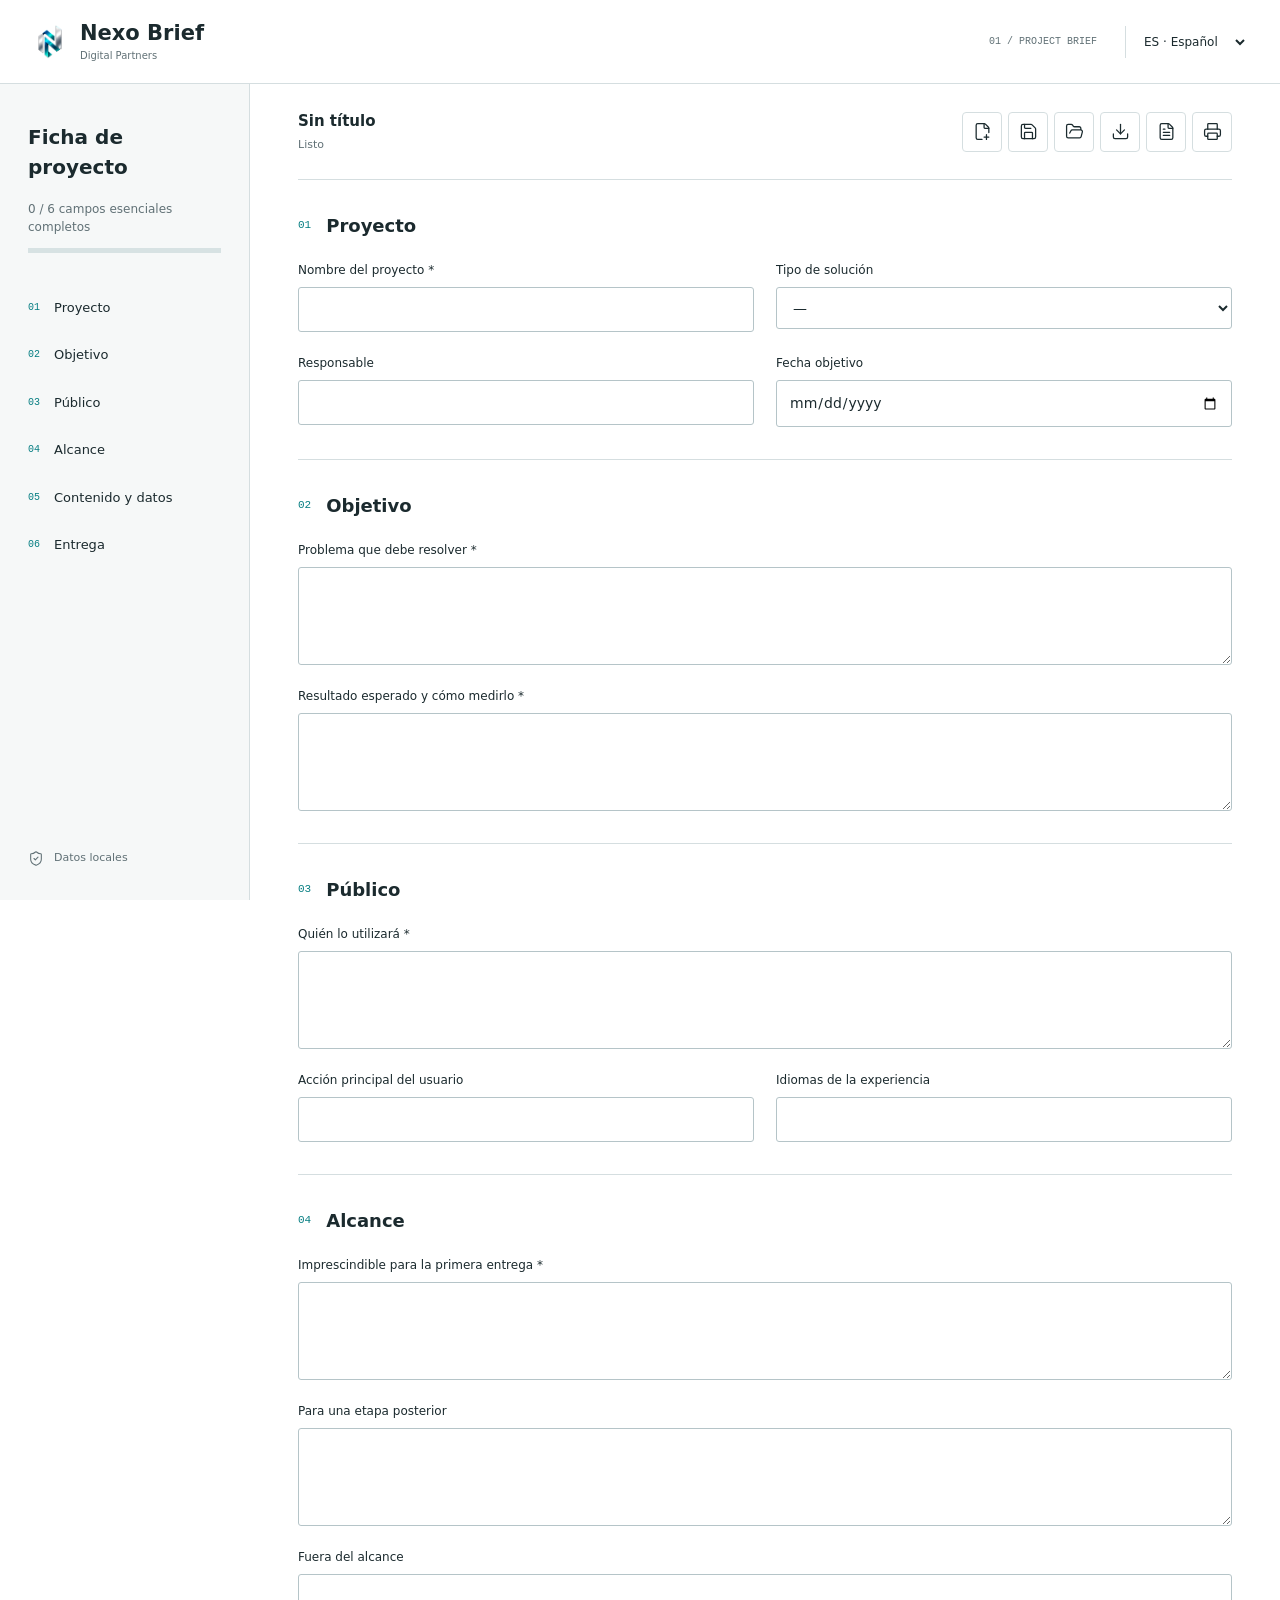
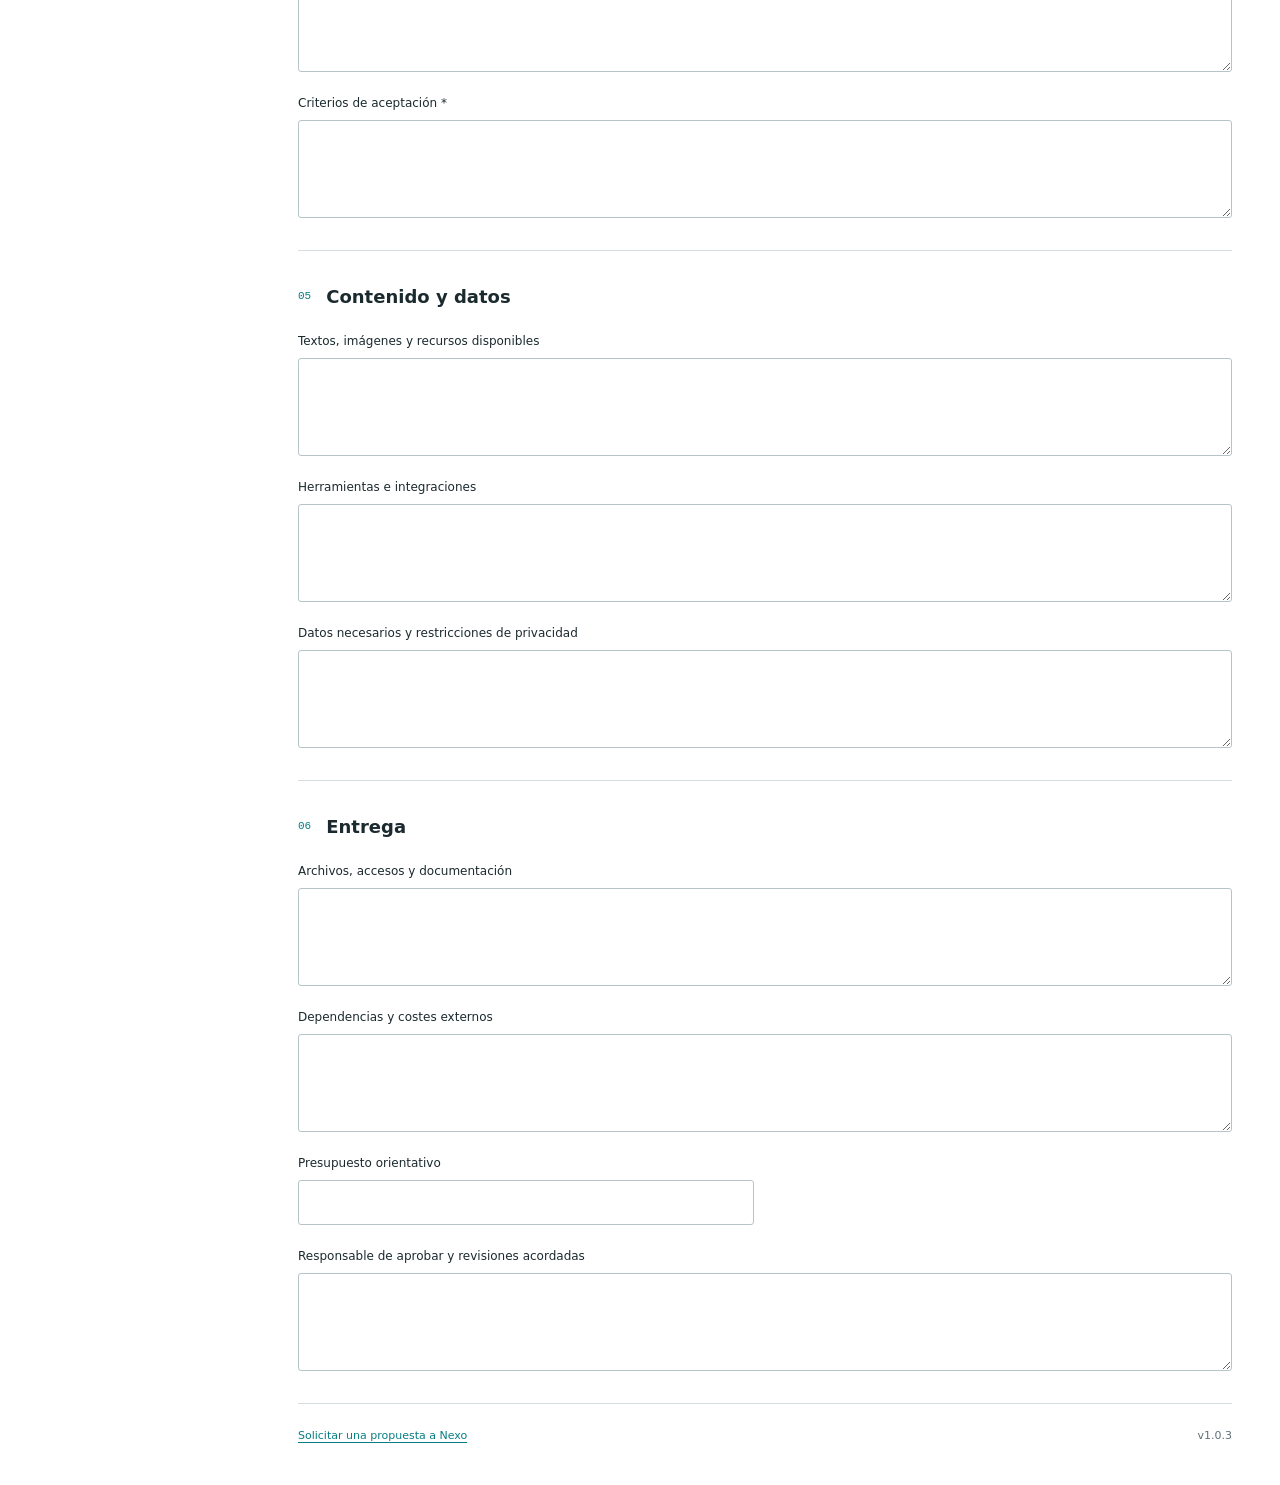
<file: products/brief-kit/index.html>
<!doctype html>
<html lang="es">
<head><meta charset="utf-8" /><meta name="viewport" content="width=device-width, initial-scale=1" /><title>Nexo Brief</title><link rel="stylesheet" href="brief.css?v=1.0.3" /><link rel="icon" href="assets/nexo.png" /></head>
<body>
<header><a class="brand" href="#"><img src="assets/nexo.png" alt="" width="36" height="36" /><strong>Nexo Brief<span>Digital Partners</span></strong></a><span class="edition">01 / PROJECT BRIEF</span><label class="sr-only" for="language">Idioma / Language</label><select id="language"><option value="es">ES · Español</option><option value="en">EN · English</option></select></header>
<main>
  <aside><h1 data-copy="title">Ficha de proyecto</h1><p id="progress-label" role="status"></p><progress id="progress" aria-labelledby="progress-label" max="6" value="0"></progress><nav id="sections" aria-label="Secciones"></nav><div class="privacy"><i data-lucide="shield-check" aria-hidden="true"></i><span data-copy="local">Datos locales</span></div></aside>
  <div class="workspace">
    <div class="toolbar"><div><span id="project-title" data-copy="untitled">Sin título</span><small id="status" role="status" data-copy="ready">Listo</small></div><div class="tools">
      <button id="new" type="button" data-label="new"><i data-lucide="file-plus-2" aria-hidden="true"></i></button>
      <button id="save" type="button" data-label="save"><i data-lucide="save" aria-hidden="true"></i></button>
      <button id="import" type="button" data-label="import"><i data-lucide="folder-open" aria-hidden="true"></i></button>
      <button id="json" type="button" data-label="json"><i data-lucide="download" aria-hidden="true"></i></button>
      <button id="markdown" type="button" data-label="markdown"><i data-lucide="file-text" aria-hidden="true"></i></button>
      <button id="print" type="button" data-label="print"><i data-lucide="printer" aria-hidden="true"></i></button>
    </div></div>
    <form id="brief-form"></form>
    <footer><a href="https://nexodipa.github.io/nexo-digital-partners/#contacto" target="_blank" rel="noopener noreferrer" data-copy="services">Solicitar una propuesta a Nexo</a><span>v1.0.3</span></footer>
  </div>
</main>
<input id="import-file" type="file" accept=".json,application/json" hidden />
<dialog id="confirm-new" aria-labelledby="confirm-title"><h2 id="confirm-title" data-copy="confirm">¿Empezar una ficha nueva?</h2><p data-copy="confirmText">Se reemplazará la ficha actual. Exporta una copia para conservarla.</p><div><button id="cancel-new" type="button" data-copy="cancel">Cancelar</button><button id="accept-new" type="button" data-copy="new">Nueva ficha</button></div></dialog>
<article id="print-preview" hidden></article>
<script src="assets/lucide.min.js"></script><script src="brief-model.js"></script><script src="brief.js?v=1.0.3"></script>
</body>
</html>
</file>
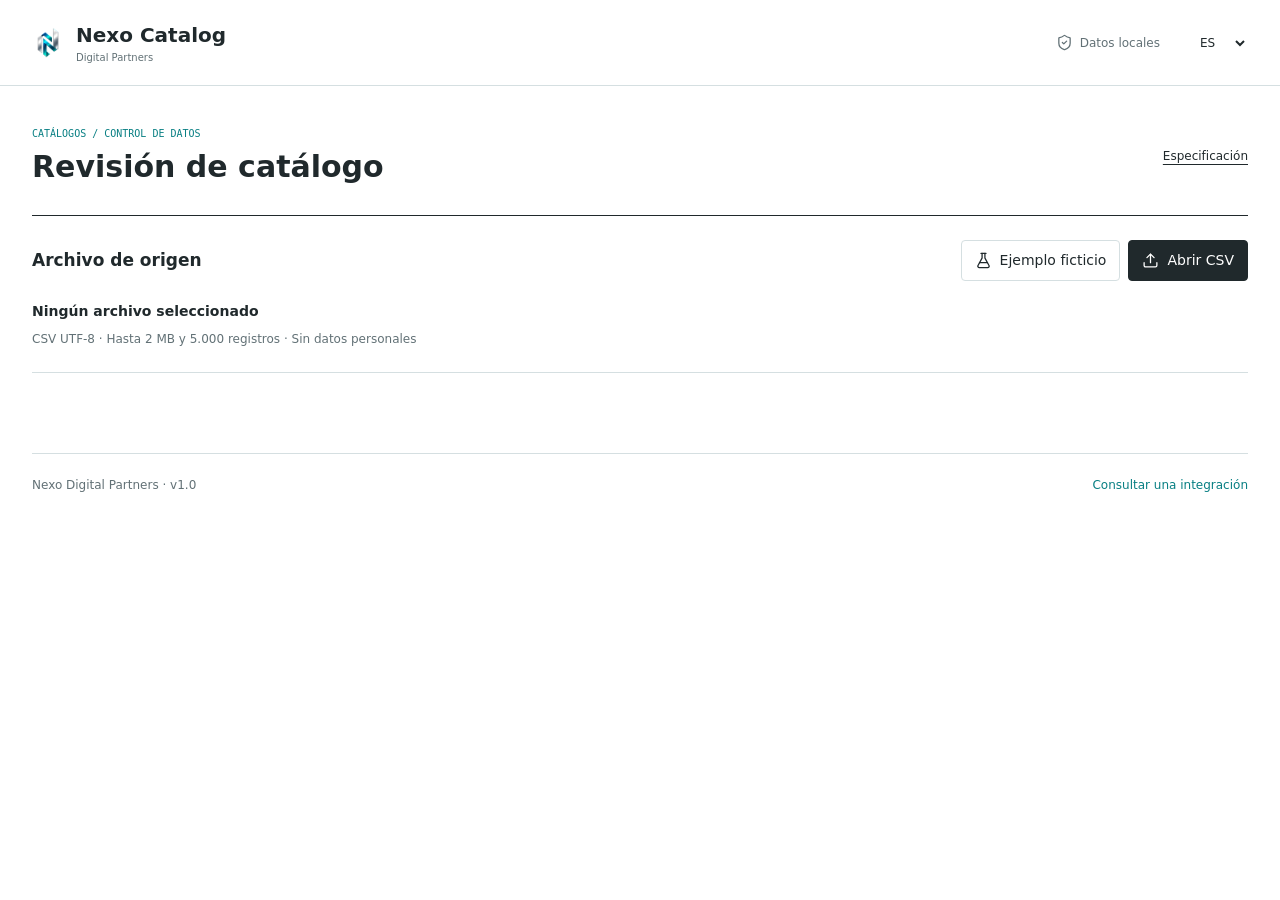
<file: products/catalog-check/index.html>
<!doctype html>
<html lang="es">
<head>
<meta charset="utf-8"><meta name="viewport" content="width=device-width,initial-scale=1">
<meta name="description" content="Nexo Catalog: revision local de catalogos CSV, codigos duplicados, precios y existencias.">
<meta http-equiv="Content-Security-Policy" content="default-src 'self'; script-src 'self'; style-src 'self'; img-src 'self' data:; connect-src 'none'; object-src 'none'; base-uri 'none'; form-action 'none'">
<title>Nexo Catalog</title><link rel="icon" href="../../assets/brand/nexo-monogram-metallic-transparent.png"><link rel="stylesheet" href="catalog.css?v=1.0.1">
<script defer src="vendor/papaparse.min.js"></script><script defer src="catalog-model.js"></script><script defer src="../../assets/vendor/lucide.min.js"></script><script defer src="catalog.js?v=1.0.1"></script>
</head>
<body>
<header><a class="brand" href="../../"><img src="../../assets/brand/nexo-monogram-metallic-transparent.png" width="32" height="40" alt="Nexo"><span><strong>Nexo Catalog</strong><small>Digital Partners</small></span></a><span class="local"><i data-lucide="shield-check"></i><span data-t="local">Datos locales</span></span><label class="language"><span class="sr-only">Idioma / Language</span><select id="language"><option value="es">ES</option><option value="en">EN</option></select></label></header>
<main>
<div class="page-title"><div><p class="eyebrow" data-t="edition">CAT&Aacute;LOGOS / CONTROL DE DATOS</p><h1 data-t="title">Revisi&oacute;n de cat&aacute;logo</h1></div><a href="README.md" class="guide" data-t="guide">Especificaci&oacute;n</a></div>
<section class="source" aria-labelledby="source-title"><div class="source-heading"><h2 id="source-title" data-t="source">Archivo de origen</h2><div class="commands"><button id="sample" type="button"><i data-lucide="flask-conical"></i><span data-t="sample">Ejemplo ficticio</span></button><button id="upload" class="primary" type="button"><i data-lucide="upload"></i><span data-t="upload">Abrir CSV</span></button><input type="file" id="file" accept=".csv,text/csv,text/plain" hidden></div></div><p id="file-name" data-t="noFile">Ning&uacute;n archivo seleccionado</p><p class="hint" data-t="limits">CSV UTF-8 &middot; Hasta 2 MB y 5.000 registros &middot; Sin datos personales</p><div id="error" role="alert" hidden></div>
<div class="mapping" id="mapping" hidden><div class="format"><label><span data-t="separator">Separador CSV</span><select id="delimiter"><option value="" data-t="auto">Autom&aacute;tico</option><option value="," data-t="comma">Coma</option><option value=";" data-t="semicolon">Punto y coma</option><option value="tab" data-t="tab">Tabulador</option></select></label><label><span data-t="decimal">Separador decimal</span><select id="decimal"><option value=".">12.50</option><option value=",">12,50</option></select></label></div><div id="columns" class="columns"></div><div class="review-bar"><p class="hint" data-t="rule">Sin separadores de miles. Los SKU duplicados se apartan en su totalidad.</p><button id="review" class="primary" type="button"><i data-lucide="list-checks"></i><span data-t="review">Revisar cat&aacute;logo</span></button></div></div></section>
<div id="status" role="status" aria-live="polite"></div>
<section id="results" hidden aria-labelledby="results-title"><h2 id="results-title" class="sr-only" data-t="results">Resultados</h2><div class="metrics"><div><span data-t="total">Registros</span><strong id="total">0</strong></div><div class="valid"><span data-t="valid">V&aacute;lidos</span><strong id="valid">0</strong></div><div class="invalid"><span data-t="invalid">Por revisar</span><strong id="invalid">0</strong></div><div><span data-t="normalized">Normalizados</span><strong id="normalized">0</strong></div></div><div class="result-toolbar"><div class="filters"><label><span class="sr-only" data-t="search">Buscar SKU o producto</span><input id="search" type="search" data-ph="search" placeholder="Buscar SKU o producto"></label><label><span class="sr-only" data-t="state">Estado</span><select id="filter"><option value="all" data-t="all">Todos</option><option value="invalid" data-t="invalid">Por revisar</option><option value="valid" data-t="valid">V&aacute;lidos</option></select></label></div><div class="commands"><button id="report" type="button"><i data-lucide="file-down"></i><span data-t="report">Informe CSV</span></button><button id="export" type="button"><i data-lucide="download"></i><span data-t="export">CSV v&aacute;lido</span></button></div></div><div class="table-wrap" tabindex="0" role="region" aria-label="Catalog records"><table><thead><tr><th data-t="record">Registro</th><th>SKU</th><th data-t="name">Producto</th><th data-t="price">Precio</th><th data-t="stock">Existencias</th><th data-t="state">Estado</th><th><span class="sr-only" data-t="detail">Detalle</span></th></tr></thead><tbody id="rows"></tbody></table></div><div class="pagination"><span id="page-label"></span><div><button id="prev" class="icon" type="button" aria-label="Anterior" title="Anterior"><i data-lucide="chevron-left"></i></button><button id="next" class="icon" type="button" aria-label="Siguiente" title="Siguiente"><i data-lucide="chevron-right"></i></button></div></div><p class="hint" data-t="exportNote">La salida incluye solo los registros v&aacute;lidos, con precios decimales en punto. El informe conserva todos los registros y sus incidencias.</p></section>
<footer><span>Nexo Digital Partners &middot; v1.0</span><a href="../../#contacto" data-t="contact">Consultar una integraci&oacute;n</a></footer>
</main><dialog id="detail"><div class="dialog-head"><h2 id="detail-title"></h2><button class="icon" id="close" type="button" aria-label="Cerrar" title="Cerrar"><i data-lucide="x"></i></button></div><p id="detail-issues"></p><dl id="detail-fields"></dl></dialog>
</body></html>
</file>
<file: styles.css>
@import url('https://fonts.googleapis.com/css2?family=DM+Sans:wght@400;500;600;700&family=Manrope:wght@400;500;600;700;800&display=swap');
:root { --ink:#172326; --muted:#546065; --teal:#007c83; --accent:#b54a35; --line:#d4dcde; --paper:#f7f8f8; --white:#fff; --content:1280px; }
* { box-sizing:border-box; letter-spacing:0; }
html { scroll-behavior:smooth; scroll-padding-top:110px; }
body { margin:0; background:var(--white); color:var(--ink); font:16px/1.65 'DM Sans',Arial,sans-serif; }
button,input,select,textarea { font:inherit; }
a { color:inherit; text-decoration:none; }
button,a,summary,select { -webkit-tap-highlight-color:transparent; }
button,summary { cursor:pointer; }button { color:inherit; }
a,button,input,select,textarea,summary { outline-offset:5px; }
:focus-visible { outline:3px solid var(--teal); }
button:disabled { opacity:.6; cursor:wait; }
h1,h2,h3,p { margin:0; }h1,h2,h3 { font-family:Manrope,Arial,sans-serif; line-height:1.2; }
h2 { font-size:40px; font-weight:600; }h3 { font-size:22px; font-weight:600; }p { color:var(--muted); }
img { display:block; max-width:100%; }svg { width:20px; height:20px; flex-shrink:0; stroke-width:1.65; }
[hidden],.is-hidden { display:none!important; }
.sr-only { position:absolute; width:1px; height:1px; padding:0; margin:-1px; overflow:hidden; clip:rect(0,0,0,0); white-space:nowrap; border:0; }
.skip-link { position:fixed; top:-90px; left:16px; z-index:100; padding:12px 20px; background:var(--white); }.skip-link:focus { top:12px; }
.site-header { display:flex; align-items:center; gap:24px; padding:19px max(28px,calc((100% - var(--content))/2)); border-bottom:1px solid var(--line); background:rgba(255,255,255,.98); position:sticky; top:0; z-index:30; }
.brand { display:flex; align-items:center; gap:10px; margin-inline-end:auto; flex-shrink:0; }.brand img { width:42px; height:42px; object-fit:contain; }
.brand strong { font:800 25px/1 Manrope,Arial,sans-serif; }.brand span { display:block; font:600 9px/1.6 'DM Sans',Arial,sans-serif; padding-top:4px; }
.site-nav { display:flex; align-items:center; gap:22px; font-size:13px; font-weight:600; }.site-nav a { padding:10px 0; }
.site-nav a:hover,.text-link:hover { color:var(--teal); }.site-nav .nav-cta { display:flex; align-items:center; gap:7px; border-bottom:1px solid var(--ink); }
.language-switcher { display:flex; align-items:center; gap:5px; padding-inline-start:18px; border-inline-start:1px solid var(--line); }.language-switcher svg { width:16px; }
.language-switcher select { width:126px; background:transparent; border:0; color:var(--ink); font-size:12px; padding:8px 0; cursor:pointer; }
.icon-button { display:inline-grid; place-items:center; width:44px; height:44px; padding:0; border:1px solid var(--line); background:transparent; border-radius:4px; }.icon-button:hover { background:#edf2f2; }.menu-button { display:none; }
.hero { min-height:620px; padding:80px max(28px,calc((100% - var(--content))/2)) 70px; position:relative; display:flex; align-items:center; background:#f4f5f5 url('assets/brand/nexo-studio-wide.png') right center/cover no-repeat; }
.hero-copy { max-width:57%; position:relative; z-index:1; }.eyebrow { font-size:12px; line-height:1.5; font-weight:600; color:var(--teal); margin-bottom:22px; }.eyebrow span { margin-inline-end:10px; color:var(--accent); }.hero .eyebrow { max-width:430px; }
.hero h1 { font-size:64px; font-weight:600; line-height:1.08; }.period { color:var(--teal); }.hero-declaration { margin-top:26px; font-size:22px; font-weight:600; color:var(--ink); }.hero-lead { max-width:510px; margin-top:14px; line-height:1.65; font-size:15px; }
.hero-actions { display:flex; align-items:center; flex-wrap:wrap; gap:28px; margin-top:30px; }
.primary-button { display:inline-flex; align-items:center; justify-content:center; gap:14px; padding:14px 22px; background:var(--ink); border:1px solid var(--ink); border-radius:3px; color:var(--white); font-weight:600; font-size:14px; min-height:50px; text-align:center; }.primary-button:hover { background:var(--teal); border-color:var(--teal); }
.text-link { display:inline-flex; align-items:center; gap:10px; font-size:14px; font-weight:600; line-height:1.5; }
.hero-index { position:absolute; bottom:22px; inset-inline-end:28px; font:11px/1.3 monospace; color:#627175; }
.intro-band { display:grid; grid-template-columns:repeat(3,minmax(0,1fr)); padding:26px max(28px,calc((100% - var(--content))/2)); gap:24px; border-top:1px solid var(--line); border-bottom:1px solid var(--line); }.intro-band p { display:flex; gap:16px; font-size:13px; color:var(--ink); }.section-number { font:12px/1.8 monospace; color:var(--accent); flex-shrink:0; }
.section { padding:94px max(28px,calc((100% - var(--content))/2)); }.section-heading { max-width:720px; margin-bottom:40px; }.section-heading p:last-child { margin-top:18px; max-width:640px; }.section-heading .eyebrow { margin-top:0; }
.solutions-section { display:grid; grid-template-columns:1fr 1.2fr; gap:90px; }.solutions-section .section-heading { padding-top:18px; }.solutions-list { border-top:1px solid var(--ink); }summary { list-style:none; }summary::-webkit-details-marker { display:none; }
.solution { border-bottom:1px solid var(--line); }.solution summary { display:flex; align-items:center; gap:17px; min-height:82px; padding:18px 0; }.solution summary>svg:first-child { color:var(--teal); }.solution h3 { font-size:18px; line-height:1.4; flex:1; }.solution .expand-icon { width:16px; transition:transform .2s; }.solution[open] .expand-icon { transform:rotate(45deg); }.solution>div { padding:0 0 26px 37px; font-size:14px; }.solution ul { padding-inline-start:18px; margin:16px 0; color:var(--muted); }
.cases-section { background:var(--paper); border-block:1px solid var(--line); }.filter-bar { display:flex; flex-wrap:wrap; gap:6px; margin-bottom:28px; border-bottom:1px solid var(--line); }.filter-button { min-height:44px; padding:9px 18px 13px; background:transparent; border:0; border-bottom:2px solid transparent; font-size:14px; }.filter-button.active { color:var(--teal); border-bottom-color:var(--teal); font-weight:600; }.filter-button:hover { background:#e8eeee; }
.portfolio-grid { display:grid; grid-template-columns:repeat(2,minmax(0,1fr)); gap:52px 30px; }.project-image { display:block; position:relative; width:100%; padding:0; border:1px solid #c4ced1; background:#e8edef; aspect-ratio:3/2; border-radius:4px; overflow:hidden; }.project-image img { width:100%; height:100%; object-fit:contain; transition:filter .2s; }.project-image:hover img { filter:brightness(.96); }.project-image svg { position:absolute; bottom:12px; inset-inline-end:12px; width:38px; height:38px; padding:10px; color:var(--ink); background:var(--white); border-radius:3px; box-shadow:0 1px 6px #0002; }
.project-meta { display:flex; justify-content:space-between; gap:14px; margin-top:20px; font-size:11px; line-height:1.5; color:var(--teal); }.project-meta span:last-child { color:var(--muted); text-align:end; }.portfolio-card h3 { margin:8px 0 10px; font-size:28px; }.portfolio-card p { max-width:540px; font-size:14px; }.portfolio-card .text-link { margin-top:16px; }
.pricing-grid { display:grid; grid-template-columns:repeat(4,minmax(0,1fr)); border-top:1px solid var(--ink); }.pricing-grid article { padding:28px 24px; border-inline-start:1px solid var(--line); display:flex; flex-direction:column; gap:18px; }.pricing-grid article:first-child { padding-inline-start:0; border:0; }.price { font-family:Manrope,Arial,sans-serif; font-size:30px; font-weight:500; color:var(--teal); }.pricing-grid h3 { font-size:19px; }.pricing-grid p,.pricing-grid li { font-size:13px; }.pricing-grid ul { margin:0 0 16px; padding-inline-start:16px; color:var(--muted); }.pricing-grid li { margin:7px 0; }.pricing-grid .text-link { margin-top:auto; }.pricing-note { border-top:1px solid var(--line); padding-top:20px; margin-top:16px; font-size:12px; }
.method-section { background:#173237; color:var(--white); }.method-section .eyebrow { color:#95d6d6; }.method-section .eyebrow span { color:#eda491; }.method-section p { color:#ccdcde; }
.process-grid { display:grid; grid-template-columns:repeat(4,minmax(0,1fr)); gap:32px; list-style:none; padding:0; margin:0 0 54px; }.process-grid li { border-top:1px solid #507074; padding-top:22px; }.process-grid span { display:block; color:#eda491; font:12px monospace; margin-bottom:30px; }.process-grid h3 { font-size:20px; margin-bottom:14px; }.process-grid p { font-size:14px; }
.terms-grid { display:grid; grid-template-columns:repeat(2,minmax(0,1fr)); gap:0 40px; border-top:1px solid #507074; }.terms-grid details { border-bottom:1px solid #507074; padding:20px 0; }.terms-grid summary { display:flex; align-items:center; justify-content:space-between; gap:20px; font-size:14px; }.terms-grid summary svg { width:16px; }.terms-grid p { padding:14px 24px 2px 0; font-size:13px; }
.contact-section { display:grid; grid-template-columns:1fr 1.1fr; gap:100px; }.contact-copy h2 { margin-bottom:24px; }.direct-contact { display:flex; flex-direction:column; align-items:flex-start; gap:15px; margin-top:36px; font-size:14px; }.direct-contact a { display:flex; align-items:center; gap:12px; overflow-wrap:anywhere; }.direct-contact svg { width:16px; }
.brief-invitation { margin-top:32px; padding-top:24px; border-top:1px solid var(--line); overflow-wrap:anywhere; }.brief-invitation h3 { font-size:18px; line-height:1.5; margin-bottom:10px; }.brief-invitation p { font-size:13px; }.brief-invitation>div { display:flex; flex-wrap:wrap; gap:14px 24px; margin-top:16px; }.brief-invitation a { max-width:100%; }.brief-invitation svg { flex:none; }
.quote-form { display:flex; flex-direction:column; gap:20px; }.quote-form label { display:flex; flex-direction:column; gap:8px; font-size:13px; color:var(--ink); font-weight:500; }
input,select,textarea { width:100%; max-width:100%; border:1px solid #aebdc0; border-radius:3px; background:#fff; padding:12px 13px; color:var(--ink); font-size:14px; min-width:0; }textarea { resize:vertical; min-height:120px; }input::placeholder,textarea::placeholder { color:#66767b; opacity:1; }
.form-row { display:grid; grid-template-columns:repeat(2,minmax(0,1fr)); gap:16px; }.optional-details summary { display:flex; align-items:center; gap:12px; font-size:13px; }.optional-details summary svg { width:15px; }.optional-details select { margin-top:12px; }.form-privacy { font-size:12px; }.quote-form .primary-button { align-self:flex-start; }.request-result { border-top:2px solid var(--teal); padding-top:18px; }.request-result p { font-size:13px; margin-bottom:12px; }.result-actions { display:flex; align-items:center; flex-wrap:wrap; gap:20px; }
.site-footer { display:flex; align-items:center; flex-wrap:wrap; gap:28px; padding:32px max(28px,calc((100% - var(--content))/2)); border-top:1px solid var(--line); background:var(--paper); font-size:13px; }.site-footer>div { margin-inline-end:auto; }.site-footer strong,.site-footer span { display:block; }.site-footer span { color:var(--muted); font-size:11px; margin-top:5px; }.site-footer a { display:flex; align-items:center; gap:10px; }.site-footer svg { width:15px; }
dialog { width:min(1120px,94vw); max-height:92dvh; border:0; border-radius:6px; padding:22px; color:var(--ink); }dialog::backdrop { background:#101d22c9; }.dialog-heading { display:flex; justify-content:space-between; align-items:center; gap:20px; margin-bottom:20px; }.dialog-heading h2 { font-size:24px; }#preview-image { width:100%; max-height:68dvh; object-fit:contain; background:var(--paper); }#preview-description { margin-top:16px; font-size:14px; }
html[dir='rtl'] .hero { background-image:none; background-color:#f2f6f6; }html[dir='rtl'] .hero::after { content:''; position:absolute; left:5%; width:32%; height:80%; background:url('assets/brand/nexo-monogram-metallic-transparent.png') center/contain no-repeat; }html[dir='rtl'] .solution>div { padding:0 37px 26px 0; }
@media(min-width:1700px) { .hero { min-height:660px; } }
@media(max-width:1180px) {
.site-header { gap:16px; padding-inline:24px; }.site-nav { gap:14px; font-size:12px; }.brand strong { font-size:22px; }.language-switcher { padding-inline-start:12px; }.language-switcher select { width:114px; }
.hero h1 { font-size:52px; }.hero-copy { max-width:56%; }.hero { min-height:580px; padding-block:60px; }.solutions-section { gap:50px; }.contact-section { gap:50px; }.pricing-grid article { padding-inline:18px; }
}
@media(max-width:960px) {
.site-header { padding:14px 24px; }.language-switcher { margin-inline-start:auto; border:0; }.menu-button { display:inline-grid; }.site-nav { display:none; position:absolute; top:100%; left:0; right:0; flex-direction:column; align-items:stretch; background:#fff; padding:20px 28px; border-bottom:1px solid var(--line); font-size:15px; }.site-nav.open { display:flex; }.site-nav .nav-cta { justify-content:space-between; }.brand { margin:0; }
.hero h1 { font-size:46px; }.hero-declaration { font-size:20px; }.hero-lead { font-size:14px; }.hero-actions { gap:20px; }.intro-band { gap:18px; }.intro-band p { font-size:12px; gap:10px; }
h2 { font-size:34px; }.section { padding-block:70px; }.solutions-section { grid-template-columns:1fr; gap:4px; }.solutions-section .section-heading { max-width:660px; }
.pricing-grid { grid-template-columns:repeat(2,minmax(0,1fr)); }.pricing-grid article { padding:28px 24px; border-top:1px solid var(--line); }.pricing-grid article:nth-child(odd) { border-inline-start:0; padding-inline-start:0; }.pricing-grid article:nth-child(-n+2) { border-top:0; }
.process-grid { grid-template-columns:repeat(2,minmax(0,1fr)); }.contact-section { grid-template-columns:1fr; gap:40px; }.contact-copy { max-width:600px; }
}
@media(max-width:600px) {
html { scroll-padding-top:95px; }.site-header { padding:12px 18px; gap:10px; }.brand img { width:32px; height:38px; }.brand strong { font-size:20px; }.brand span { font-size:7px; }.language-switcher { padding:0; gap:2px; }.language-switcher svg { display:none; }.language-switcher select { width:106px; font-size:11px; }.icon-button { width:40px; height:40px; }
.hero { padding:270px 24px 42px; min-height:0; background-image:url('assets/brand/nexo-studio-light.png'); background-size:auto 300px; background-position:right -18px; background-color:#f5f6f6; align-items:flex-start; }.hero-copy { max-width:100%; }.hero h1 { font-size:43px; max-width:100%; }.hero .eyebrow { font-size:10px; max-width:100%; margin-bottom:18px; }.hero-declaration { margin-top:18px; font-size:20px; }.hero-lead { font-size:14px; }.hero-actions { gap:22px; margin-top:24px; }.hero-index { display:none; }
.intro-band { grid-template-columns:1fr; padding:22px 24px; gap:14px; }.intro-band p { font-size:13px; }.section { padding:58px 24px; }h2 { font-size:30px; }.section-heading { margin-bottom:28px; }.section-heading>p:last-child { font-size:14px; }.section .eyebrow { margin-bottom:18px; }
.solutions-section { gap:6px; }.solution summary { min-height:76px; }.solution h3 { font-size:17px; }.portfolio-grid { grid-template-columns:1fr; gap:40px; }.filter-button { font-size:13px; padding-inline:13px; }.portfolio-card h3 { font-size:25px; }.project-meta { margin-top:16px; }
.pricing-grid { grid-template-columns:1fr; }.pricing-grid article,.pricing-grid article:nth-child(odd) { padding:28px 0; border-inline-start:0; border-top:1px solid var(--line); gap:14px; }.pricing-grid article:nth-child(2) { border-top:1px solid var(--line); }.pricing-grid article:first-child { border-top:0; }.pricing-grid ul { margin-bottom:5px; }
.process-grid { gap:28px 22px; }.process-grid h3 { font-size:17px; overflow-wrap:anywhere; }.process-grid p { font-size:13px; }.process-grid span { margin-bottom:16px; }.terms-grid { grid-template-columns:1fr; }.form-row { grid-template-columns:1fr; gap:20px; }.quote-form .primary-button { width:100%; }.site-footer { padding:28px 24px; gap:22px; }.site-footer>div { flex-basis:100%; }
dialog { padding:16px; }.dialog-heading h2 { font-size:21px; }html[dir='rtl'] .hero::after { top:10px; left:20%; width:60%; height:200px; }
}
@media(max-width:370px) { .hero h1 { font-size:37px; }.brand img { display:none; }.hero-actions { gap:16px; }.hero-actions .primary-button { padding-inline:16px; } }
@media(prefers-reduced-motion:reduce) { html { scroll-behavior:auto; }*,*::before,*::after { transition:none!important; } }
.project-footer { display:flex; align-items:center; justify-content:space-between; flex-wrap:wrap; gap:12px; margin-top:20px; padding-top:14px; border-top:1px solid var(--line); }
.project-footer > span { font-size:11px; color:var(--muted); }
.project-footer .text-link { margin-top:0; }
</file>
<file: demos/medstock/styles.css>
:root {
  --bg: #f4f7fb;
  --panel: #ffffff;
  --text: #182331;
  --muted: #64748b;
  --line: #d8e0ea;
  --primary: #0f766e;
  --primary-dark: #115e59;
  --danger: #b42318;
  --warning: #b7791f;
  --success: #047857;
  --shadow: 0 14px 35px rgba(15, 35, 55, 0.08);
}

* {
  box-sizing: border-box;
}

body {
  margin: 0;
  min-height: 100vh;
  background: var(--bg);
  color: var(--text);
  font-family: Arial, Helvetica, sans-serif;
}

button,
input,
select {
  font: inherit;
}

button {
  cursor: pointer;
}

.app-shell {
  display: grid;
  grid-template-columns: 260px 1fr;
  min-height: 100vh;
}

.sidebar {
  background: #0b1f24;
  color: #ffffff;
  padding: 24px;
}

.brand {
  display: flex;
  gap: 12px;
  align-items: center;
  margin-bottom: 34px;
}

.brand-mark {
  display: grid;
  width: 44px;
  height: 44px;
  place-items: center;
  border-radius: 8px;
  background: #14b8a6;
  color: #052e2b;
  font-weight: 800;
}

.brand strong,
.brand span {
  display: block;
}

.brand span {
  margin-top: 3px;
  color: #b6c7cd;
  font-size: 13px;
}

.nav {
  display: grid;
  gap: 8px;
}

.nav-button {
  width: 100%;
  border: 0;
  border-radius: 8px;
  padding: 12px 14px;
  background: transparent;
  color: #d6e4e8;
  text-align: left;
}

.nav-button:hover,
.nav-button.active {
  background: rgba(20, 184, 166, 0.16);
  color: #ffffff;
}

.main {
  min-width: 0;
  padding: 28px;
}

.topbar {
  display: flex;
  gap: 16px;
  align-items: center;
  justify-content: space-between;
  margin-bottom: 24px;
}

.eyebrow {
  margin: 0 0 6px;
  color: var(--primary);
  font-size: 13px;
  font-weight: 700;
  text-transform: uppercase;
}

h1,
h2 {
  margin: 0;
}

h1 {
  font-size: 28px;
}

h2 {
  font-size: 18px;
}

.top-actions,
.form-actions {
  display: flex;
  gap: 10px;
  align-items: center;
}

.primary-button,
.ghost-button {
  min-height: 40px;
  border-radius: 8px;
  padding: 0 16px;
  border: 1px solid transparent;
  font-weight: 700;
}

.primary-button {
  background: var(--primary);
  color: #ffffff;
}

.primary-button:hover {
  background: var(--primary-dark);
}

.ghost-button {
  background: #ffffff;
  color: var(--text);
  border-color: var(--line);
}

.file-button input {
  display: none;
}

.view {
  display: none;
}

.view.active {
  display: block;
}

.stats-grid {
  display: grid;
  grid-template-columns: repeat(6, minmax(0, 1fr));
  gap: 16px;
  margin-bottom: 18px;
}

.stat-card,
.panel {
  background: var(--panel);
  border: 1px solid var(--line);
  border-radius: 8px;
  box-shadow: var(--shadow);
}

.stat-card {
  padding: 18px;
}

.stat-card span {
  color: var(--muted);
  font-size: 14px;
}

.stat-card strong {
  display: block;
  margin-top: 8px;
  font-size: 30px;
}

.stat-card.warning strong {
  color: var(--warning);
}

.stat-card.danger strong {
  color: var(--danger);
}

.stat-card.success strong {
  color: var(--success);
}

.content-grid,
.sales-layout {
  display: grid;
  grid-template-columns: minmax(0, 1.6fr) minmax(320px, 0.8fr);
  gap: 18px;
}

.panel {
  margin-bottom: 18px;
  padding: 18px;
}

.panel-header {
  display: flex;
  gap: 12px;
  align-items: center;
  justify-content: space-between;
  margin-bottom: 16px;
}

.panel-header span {
  color: var(--muted);
  font-size: 13px;
}

.table-wrap {
  width: 100%;
  overflow-x: auto;
}

table {
  width: 100%;
  border-collapse: collapse;
  min-width: 720px;
}

th,
td {
  padding: 12px 10px;
  border-bottom: 1px solid var(--line);
  text-align: left;
  vertical-align: middle;
}

th {
  color: var(--muted);
  font-size: 12px;
  text-transform: uppercase;
}

td {
  font-size: 14px;
}

.muted {
  color: var(--muted);
  font-size: 13px;
}

.empty-state {
  color: var(--muted);
  text-align: center;
}

.status {
  display: inline-flex;
  border-radius: 999px;
  padding: 5px 9px;
  font-size: 12px;
  font-weight: 700;
}

.status.ok {
  background: #dff7ed;
  color: #047857;
}

.status.warning {
  background: #fff2cc;
  color: #96640f;
}

.status.danger {
  background: #ffe4e0;
  color: #b42318;
}

.form-grid {
  display: grid;
  grid-template-columns: repeat(4, minmax(0, 1fr));
  gap: 14px;
}

label {
  display: grid;
  gap: 7px;
  color: var(--muted);
  font-size: 13px;
  font-weight: 700;
}

input,
select {
  min-height: 42px;
  width: 100%;
  border: 1px solid var(--line);
  border-radius: 8px;
  padding: 0 12px;
  background: #ffffff;
  color: var(--text);
}

input:focus,
select:focus {
  border-color: var(--primary);
  outline: 3px solid rgba(15, 118, 110, 0.12);
}

.wide {
  grid-column: span 2;
}

.form-actions {
  grid-column: 1 / -1;
  justify-content: flex-end;
}

.search-input {
  max-width: 360px;
}

.row-actions {
  display: flex;
  gap: 8px;
}

.icon-button {
  min-height: 34px;
  border: 1px solid var(--line);
  border-radius: 8px;
  background: #ffffff;
  color: var(--text);
}

.icon-button.danger {
  color: var(--danger);
}

.sale-list {
  display: grid;
  gap: 10px;
}

.sale-card {
  display: flex;
  align-items: center;
  justify-content: space-between;
  border: 1px solid var(--line);
  border-radius: 8px;
  padding: 12px;
}

.sale-card span {
  display: block;
  color: var(--muted);
  font-size: 13px;
}

.ideas-grid {
  display: grid;
  grid-template-columns: repeat(3, minmax(0, 1fr));
  gap: 12px;
}

.idea-card {
  min-height: 124px;
  border: 1px solid var(--line);
  border-radius: 8px;
  padding: 14px;
  background: #f8fbfd;
}

.idea-card strong,
.idea-card span {
  display: block;
}

.idea-card span {
  margin-top: 8px;
  color: var(--muted);
  font-size: 14px;
  line-height: 1.45;
}

.sale-form {
  display: grid;
  grid-template-columns: minmax(0, 1fr) 130px auto;
  gap: 12px;
  align-items: end;
  margin-bottom: 16px;
}

.checkout-panel {
  align-self: start;
}

.checkout-panel label {
  margin-bottom: 12px;
}

.totals {
  display: grid;
  gap: 10px;
  margin: 18px 0;
}

.totals div {
  display: flex;
  justify-content: space-between;
}

.grand-total {
  border-top: 1px solid var(--line);
  padding-top: 12px;
  font-size: 20px;
}

.full {
  width: 100%;
  margin-top: 10px;
}

@media (max-width: 980px) {
  .app-shell,
  .content-grid,
  .sales-layout {
    grid-template-columns: 1fr;
  }

  .sidebar {
    position: static;
    padding: 18px;
  }

  .nav {
    grid-template-columns: repeat(4, minmax(0, 1fr));
  }

  .nav-button {
    text-align: center;
  }

  .stats-grid,
  .form-grid,
  .ideas-grid {
    grid-template-columns: repeat(2, minmax(0, 1fr));
  }
}

@media (max-width: 640px) {
  .main {
    padding: 18px;
  }

  .topbar,
  .panel-header,
  .top-actions,
  .sale-form {
    align-items: stretch;
    flex-direction: column;
    display: flex;
  }

  .nav,
  .stats-grid,
  .form-grid,
  .ideas-grid {
    grid-template-columns: 1fr;
  }

  .wide {
    grid-column: auto;
  }
}
</file>
<file: demos/volia-control/demo.css>
:root{font-family:Arial,sans-serif;color:#172524;background:#f6f8f7}*{box-sizing:border-box}body{margin:0}button,input{font:inherit}button{cursor:pointer;border:1px solid #c4d5ce;background:white;border-radius:4px;min-height:42px;padding:8px 12px;display:inline-flex;align-items:center;justify-content:center;gap:8px;color:inherit}button:disabled{opacity:.45;cursor:default}button:hover:not(:disabled){background:#e7f3ef}button:focus-visible,a:focus-visible,input:focus-visible{outline:3px solid #d79b38;outline-offset:3px}svg{width:18px;height:18px;flex:none}header{display:flex;align-items:center;flex-wrap:wrap;gap:16px;padding:12px 24px;background:#e7f3ef;border-bottom:1px solid #c4d5ce;font-size:14px}header a{color:#0d5c4e}header span{flex:1}header button span{flex:initial}.layout{display:grid;grid-template-columns:230px minmax(0,1fr);min-height:calc(100vh - 68px)}aside{padding:26px 20px;border-right:1px solid #dce5e3;background:white}.brand{display:flex;align-items:center;gap:12px;margin-bottom:32px}.brand img{object-fit:contain}nav{display:grid;gap:10px}nav button{justify-content:flex-start}nav [aria-pressed=true]{background:#0d5c4e;color:white}aside p{font-size:13px;line-height:1.6;color:#667875;margin-top:32px}main{padding:36px;min-width:0}h1{font-size:28px;margin:10px 0 28px;letter-spacing:0}.eyebrow{font-size:12px;color:#667875}.metrics{display:grid;grid-template-columns:repeat(3,minmax(0,1fr));gap:20px;padding:20px 0 30px;border-bottom:1px solid #dce5e3}.metrics div{font-size:14px}.metrics strong{display:block;font-size:28px;margin-top:12px}.metrics div:last-child strong{color:#9b5c11}.search{display:block;margin:25px 0;font-size:14px}input{display:block;width:min(100%,400px);margin-top:8px;padding:12px;border:1px solid #bccdc6;border-radius:4px}.table-wrap{overflow:auto}table{width:100%;border-collapse:collapse;background:white;font-size:14px}th,td{padding:14px 12px;text-align:left;border-bottom:1px solid #dce5e3}th{color:#667875;font-weight:normal}td input{width:80px;margin:0}td strong{display:block;min-width:145px}td small{color:#9b5c11}.adjust{display:flex;align-items:center;gap:8px}.total{text-align:right;margin:28px 0;font-size:22px}.total strong{margin-left:22px}.primary{background:#0d5c4e;color:white}[role=status]{color:#0d5c4e;min-height:24px}[hidden]{display:none!important}@media(max-width:700px){header{padding:12px}header span{flex-basis:100%}.layout{display:block}aside{padding:16px;border-right:0;border-bottom:1px solid #dce5e3}.brand{margin-bottom:15px}nav{grid-template-columns:1fr 1fr}aside p{margin:15px 0 0}main{padding:20px 12px}h1{font-size:24px}.metrics{gap:10px}.metrics strong{font-size:23px}.metrics div{font-size:12px}th,td{padding:12px 9px}}
</file>
<file: demos/volia/styles.css>
﻿@import url('https://fonts.googleapis.com/css2?family=Inter:wght@300;400;500;600;700&family=Outfit:wght@400;500;600;700;800;900&display=swap');

:root {
  /* Colors */
  --primary-hsl: 222, 74%, 42%;
  --primary: #1b4fba;
  --primary-dark: #0f2e73;
  --primary-light: #eef2ff;
  --accent: #0f766e; /* Teal */
  --accent-light: #f0fdfa;
  --accent-glow: rgba(15, 118, 110, 0.15);
  
  --dark: #091a36;
  --bg: #f8fafc;
  --surface: #ffffff;
  --text: #334155;
  --text-dark: #0f172a;
  --muted: #64748b;
  --border: #e2e8f0;
  --border-hover: #cbd5e1;
  
  /* Shadows */
  --shadow-sm: 0 1px 3px 0 rgba(0, 0, 0, 0.05), 0 1px 2px -1px rgba(0, 0, 0, 0.05);
  --shadow: 0 4px 6px -1px rgba(0, 0, 0, 0.05), 0 2px 4px -2px rgba(0, 0, 0, 0.05);
  --shadow-md: 0 10px 15px -3px rgba(0, 0, 0, 0.06), 0 4px 6px -4px rgba(0, 0, 0, 0.05);
  --shadow-lg: 0 20px 25px -5px rgba(0, 0, 0, 0.08), 0 8px 10px -6px rgba(0, 0, 0, 0.05);
  --shadow-xl: 0 25px 50px -12px rgba(0, 0, 0, 0.12);
  
  /* Border Radius */
  --radius-sm: 6px;
  --radius: 12px;
  --radius-lg: 20px;
  --radius-full: 9999px;
  
  /* Transitions */
  --transition: all 0.3s cubic-bezier(0.4, 0, 0.2, 1);
  --transition-fast: all 0.15s ease-out;
}

* {
  box-sizing: border-box;
  margin: 0;
  padding: 0;
}

html {
  scroll-behavior: smooth;
}

body {
  background-color: var(--bg);
  color: var(--text);
  font-family: 'Inter', system-ui, -apple-system, BlinkMacSystemFont, "Segoe UI", Roboto, sans-serif;
  line-height: 1.6;
  -webkit-font-smoothing: antialiased;
  -moz-osx-font-smoothing: grayscale;
}

img {
  display: block;
  max-width: 100%;
  height: auto;
}

a {
  color: inherit;
  text-decoration: none;
  transition: var(--transition-fast);
}

[data-link] {
  cursor: pointer;
}

[data-link]:focus-visible {
  outline: 3px solid rgba(6, 70, 168, 0.35);
  outline-offset: 4px;
}

button,
input,
select,
textarea {
  font-family: inherit;
  font-size: 1rem;
}

h1, h2, h3, h4 {
  font-family: 'Outfit', sans-serif;
  font-weight: 700;
  color: var(--text-dark);
  line-height: 1.25;
}

p {
  color: var(--text);
}

/* Header Styling (Floating Capsule Design) */
.site-header {
  position: fixed;
  top: 20px;
  left: 50%;
  transform: translateX(-50%);
  width: 92%;
  max-width: 1240px;
  z-index: 100;
  display: flex;
  min-height: 84px;
  align-items: center;
  justify-content: space-between;
  gap: 24px;
  padding: 10px 32px;
  border: 1px solid var(--border);
  border-radius: var(--radius-lg);
  background: rgba(255, 255, 255, 0.85);
  backdrop-filter: blur(16px);
  -webkit-backdrop-filter: blur(16px);
  box-shadow: var(--shadow-md);
  transition: all 0.4s cubic-bezier(0.16, 1, 0.3, 1);
}

.site-header.scrolled {
  top: 10px;
  min-height: 68px;
  padding: 8px 24px;
  border-radius: var(--radius);
  background: rgba(255, 255, 255, 0.94);
  backdrop-filter: blur(24px);
  -webkit-backdrop-filter: blur(24px);
  box-shadow: var(--shadow-lg);
  border-color: rgba(27, 79, 186, 0.1);
}

.brand {
  display: flex;
  align-items: center;
  gap: 14px;
}

.brand-logo {
  position: relative;
  display: flex;
  align-items: center;
  justify-content: center;
  width: 60px;
  height: 60px;
  background: var(--surface);
  border: 2px solid transparent;
  background-image: linear-gradient(var(--surface), var(--surface)), linear-gradient(135deg, var(--primary), var(--accent));
  background-origin: border-box;
  background-clip: padding-box, border-box;
  border-radius: 50%;
  overflow: hidden;
  box-shadow: 0 4px 12px rgba(27, 79, 186, 0.15);
  transition: all 0.4s cubic-bezier(0.16, 1, 0.3, 1);
}

/* Sombra de brillo dinámico */
.brand-logo::before {
  content: '';
  position: absolute;
  inset: -2px;
  border-radius: 50%;
  background: linear-gradient(135deg, var(--primary), var(--accent));
  opacity: 0;
  z-index: -1;
  transition: opacity 0.4s ease;
}

/* Destello sweep (shine) */
.brand-logo::after {
  content: '';
  position: absolute;
  top: -50%;
  left: -150%;
  width: 50%;
  height: 200%;
  background: linear-gradient(
    to right,
    rgba(255, 255, 255, 0) 0%,
    rgba(255, 255, 255, 0.6) 30%,
    rgba(255, 255, 255, 0.8) 50%,
    rgba(255, 255, 255, 0.6) 70%,
    rgba(255, 255, 255, 0) 100%
  );
  transform: rotate(30deg);
  transition: all 0.6s ease;
  pointer-events: none;
  z-index: 2;
}

.brand:hover .brand-logo {
  transform: scale(1.06) rotate(3deg);
  box-shadow: 0 6px 20px rgba(27, 79, 186, 0.3);
}

.brand:hover .brand-logo::before {
  opacity: 0.15;
}

.brand:hover .brand-logo::after {
  animation: logo-shine 0.85s ease-out forwards;
}

@keyframes logo-shine {
  0% {
    left: -150%;
  }
  100% {
    left: 150%;
  }
}

.site-header.scrolled .brand-logo {
  width: 48px;
  height: 48px;
  box-shadow: 0 2px 8px rgba(27, 79, 186, 0.1);
}

.brand-logo img {
  width: 100%;
  height: 100%;
  object-fit: contain;
  padding: 6px;
  transition: var(--transition);
}

.brand strong {
  display: block;
  color: var(--primary-dark);
  font-size: 1.25rem;
  font-weight: 800;
  letter-spacing: -0.02em;
  transition: color 0.3s ease;
}

.brand:hover strong {
  color: var(--primary);
}

.brand small {
  display: block;
  margin-top: 1px;
  color: var(--muted);
  font-size: 0.8rem;
  font-weight: 500;
  transition: all 0.3s ease;
}

.brand:hover small {
  transform: translateX(4px);
  color: var(--accent);
}

.site-header.scrolled .brand strong {
  font-size: 1.1rem;
}

.site-header.scrolled .brand small {
  font-size: 0.72rem;
}

.site-nav {
  display: flex;
  align-items: center;
  gap: 28px;
}

.site-nav a {
  position: relative;
  color: var(--muted);
  font-size: 0.95rem;
  font-weight: 600;
  padding: 6px 0;
}

.site-nav a:not(.nav-cta)::after {
  content: '';
  position: absolute;
  bottom: 0;
  left: 0;
  width: 100%;
  height: 2px;
  background-color: var(--primary);
  transform: scaleX(0);
  transform-origin: right;
  transition: transform 0.3s ease;
}

.site-nav a:not(.nav-cta):hover {
  color: var(--primary);
}

.site-nav a:not(.nav-cta):hover::after {
  transform: scaleX(1);
  transform-origin: left;
}

.nav-cta {
  background: var(--primary);
  color: var(--surface) !important;
  padding: 10px 20px;
  border-radius: var(--radius);
  font-weight: 700;
  box-shadow: 0 4px 14px rgba(27, 79, 186, 0.25);
  transition: var(--transition);
}

.nav-cta:hover {
  background: var(--primary-dark);
  transform: translateY(-2px);
  box-shadow: 0 6px 20px rgba(27, 79, 186, 0.35);
}

.menu-button {
  display: none;
  border: 1px solid var(--border);
  border-radius: var(--radius);
  background: var(--surface);
  padding: 10px 16px;
  color: var(--text-dark);
  font-weight: 700;
  cursor: pointer;
  transition: var(--transition);
}

.menu-button:hover {
  background: var(--bg);
  border-color: var(--border-hover);
}

/* Hero Section */
.hero {
  position: relative;
  display: grid;
  grid-template-columns: minmax(0, 0.95fr) minmax(360px, 0.85fr);
  gap: 56px;
  min-height: 92vh;
  padding: 130px 6vw 80px;
  align-items: center;
  overflow: hidden;
  background:
    radial-gradient(circle at 82% 20%, rgba(56, 189, 248, 0.16), transparent 28%),
    linear-gradient(135deg, #f8fbff 0%, #ffffff 46%, #eaf3ff 100%);
}

.hero::before {
  content: "";
  position: absolute;
  inset: 0;
  background:
    linear-gradient(90deg, rgba(27, 79, 186, 0.05), transparent 40%),
    radial-gradient(circle at 8% 78%, rgba(15, 118, 110, 0.09), transparent 30%);
  pointer-events: none;
}

.hero-visual-card img {
  width: 100%;
  aspect-ratio: 1 / 1;
  object-fit: cover;
  object-position: center;
  border-radius: calc(var(--radius-lg) - 6px);
}

.hero-overlay {
  display: none;
}

.hero-content {
  position: relative;
  z-index: 2;
  width: auto;
  margin-left: 0;
  color: var(--text-dark);
  padding: 20px 0;
}

.eyebrow {
  display: inline-block;
  margin-bottom: 12px;
  color: #38bdf8; /* Soft blue sky */
  font-family: 'Inter', sans-serif;
  font-size: 0.85rem;
  font-weight: 700;
  letter-spacing: 0.15em;
  text-transform: uppercase;
  background: rgba(56, 189, 248, 0.12);
  padding: 6px 14px;
  border-radius: var(--radius-full);
  border: 1px solid rgba(56, 189, 248, 0.2);
}

h1 {
  margin-bottom: 20px;
  font-size: clamp(2.5rem, 5vw, 4.25rem);
  line-height: 1.1;
  font-weight: 800;
  letter-spacing: -0.03em;
  color: var(--text-dark);
}

.hero p:not(.eyebrow) {
  max-width: 650px;
  color: var(--muted);
  font-size: clamp(1.1rem, 2vw, 1.25rem);
  line-height: 1.6;
  margin-bottom: 36px;
}

.hero-actions {
  display: flex;
  flex-wrap: wrap;
  align-items: center;
  gap: 16px;
  margin-bottom: 40px;
}

.primary-button {
  display: inline-flex;
  align-items: center;
  justify-content: center;
  gap: 8px;
  min-height: 52px;
  background: linear-gradient(135deg, var(--primary) 0%, #1e40af 100%);
  color: var(--surface);
  border: none;
  padding: 0 28px;
  border-radius: var(--radius);
  font-weight: 700;
  box-shadow: 0 4px 18px rgba(27, 79, 186, 0.35);
  cursor: pointer;
  transition: var(--transition);
}

.primary-button:hover {
  transform: translateY(-2px);
  box-shadow: 0 8px 24px rgba(27, 79, 186, 0.5);
  filter: brightness(1.15);
}

.secondary-button {
  display: inline-flex;
  align-items: center;
  justify-content: center;
  gap: 8px;
  min-height: 52px;
  border: 1px solid rgba(27, 79, 186, 0.22);
  color: var(--primary);
  background: rgba(255, 255, 255, 0.82);
  padding: 0 28px;
  border-radius: var(--radius);
  font-weight: 700;
  backdrop-filter: blur(8px);
  -webkit-backdrop-filter: blur(8px);
  cursor: pointer;
  transition: var(--transition);
}

.secondary-button:hover {
  background: #ffffff;
  border-color: rgba(27, 79, 186, 0.42);
  transform: translateY(-2px);
}

.trust-row {
  display: flex;
  flex-wrap: wrap;
  gap: 12px;
}

.trust-row span {
  display: inline-flex;
  align-items: center;
  gap: 6px;
  background: #ffffff;
  border: 1px solid rgba(27, 79, 186, 0.12);
  border-radius: var(--radius-full);
  padding: 8px 16px;
  color: var(--text);
  font-size: 0.85rem;
  font-weight: 600;
  backdrop-filter: blur(4px);
  -webkit-backdrop-filter: blur(4px);
}

.trust-row span::before {
  content: '';
  display: inline-block;
  width: 6px;
  height: 6px;
  border-radius: var(--radius-full);
  background-color: var(--accent);
  box-shadow: 0 0 8px var(--accent);
}

.hero-visual {
  position: relative;
  z-index: 2;
}

.hero-visual-card {
  position: relative;
  overflow: hidden;
  padding: 14px;
  border: 1px solid rgba(148, 163, 184, 0.25);
  border-radius: var(--radius-lg);
  background: #ffffff;
  box-shadow: 0 32px 80px rgba(15, 46, 115, 0.16);
}

.hero-visual-card::before {
  content: "";
  position: absolute;
  inset: 14px;
  border-radius: calc(var(--radius-lg) - 6px);
  background: linear-gradient(180deg, rgba(15, 46, 115, 0), rgba(15, 46, 115, 0.28));
  z-index: 1;
  pointer-events: none;
}

.hero-visual-label {
  position: absolute;
  left: 34px;
  right: 34px;
  bottom: 34px;
  z-index: 2;
  display: flex;
  justify-content: space-between;
  gap: 18px;
  align-items: center;
  padding: 16px 18px;
  border: 1px solid rgba(255, 255, 255, 0.24);
  border-radius: var(--radius);
  background: rgba(15, 46, 115, 0.78);
  color: #ffffff;
  backdrop-filter: blur(12px);
}

.hero-visual-label strong {
  color: #ffffff;
}

.hero-visual-label span {
  color: #dbeafe;
  font-size: 0.82rem;
  font-weight: 600;
  text-align: right;
}

/* Sections */
.section {
  padding: 100px 6vw;
  position: relative;
}

.section-heading {
  max-width: 800px;
  margin-bottom: 50px;
}

.section-heading .eyebrow,
.section-subheading .eyebrow {
  color: var(--primary);
  background: var(--primary-light);
  border: 1px solid rgba(27, 79, 186, 0.15);
  margin-bottom: 16px;
}

.section-heading h2 {
  font-size: clamp(2rem, 3.5vw, 2.75rem);
  color: var(--text-dark);
  margin-bottom: 18px;
  letter-spacing: -0.02em;
}

.section-heading p:not(.eyebrow) {
  font-size: 1.15rem;
  color: var(--muted);
  max-width: 700px;
}

.section-subheading {
  max-width: 720px;
  margin: 58px 0 30px;
  padding-top: 6px;
}

.section-subheading h3 {
  font-size: clamp(1.55rem, 2.6vw, 2.1rem);
  color: var(--text-dark);
  letter-spacing: -0.01em;
}

/* Product profile section */
.product-profile-section {
  background: var(--surface);
  border-bottom: 1px solid var(--border);
}

.product-profile-grid {
  display: grid;
  grid-template-columns: 1fr 0.9fr;
  gap: 60px;
  align-items: center;
}

.product-profile-copy h2 {
  max-width: 620px;
  margin-bottom: 18px;
  font-size: clamp(2rem, 3.5vw, 3.2rem);
}

.product-profile-copy > p {
  max-width: 680px;
  margin-bottom: 28px;
  color: var(--muted);
  font-size: 1.1rem;
}

.profile-feature-list {
  display: grid;
  gap: 12px;
  margin: 0 0 30px;
  list-style: none;
}

.profile-feature-list li {
  position: relative;
  padding-left: 30px;
  color: var(--text);
  font-weight: 600;
}

.profile-feature-list li::before {
  content: "";
  position: absolute;
  left: 0;
  top: 0.72em;
  width: 9px;
  height: 9px;
  border-radius: var(--radius-full);
  background: var(--primary);
  box-shadow: 0 0 0 5px rgba(27, 79, 186, 0.1);
}

.profile-actions {
  display: flex;
  flex-wrap: wrap;
  gap: 14px;
}

.outline-button {
  display: inline-flex;
  align-items: center;
  justify-content: center;
  min-height: 52px;
  padding: 0 28px;
  border: 1px solid var(--border-hover);
  border-radius: var(--radius);
  background: #ffffff;
  color: var(--primary);
  font-weight: 800;
  transition: var(--transition);
}

.outline-button:hover {
  transform: translateY(-2px);
  border-color: rgba(27, 79, 186, 0.38);
  box-shadow: var(--shadow-md);
}

.profile-visual-panel {
  position: relative;
  min-height: 420px;
  display: grid;
  place-items: center;
  border: 1px solid rgba(148, 163, 184, 0.22);
  border-radius: var(--radius-lg);
  background:
    radial-gradient(circle at 50% 34%, rgba(56, 189, 248, 0.22), transparent 28%),
    linear-gradient(145deg, #f8fafc 0%, #ffffff 55%, #eaf3ff 100%);
  overflow: hidden;
}

.profile-visual-panel::before,
.profile-visual-panel::after {
  content: "";
  position: absolute;
  border: 1px solid rgba(27, 79, 186, 0.12);
  border-radius: 50%;
}

.profile-visual-panel::before {
  width: 360px;
  height: 360px;
}

.profile-visual-panel::after {
  width: 240px;
  height: 240px;
}

.profile-device-card {
  position: relative;
  z-index: 1;
  width: min(320px, 86%);
  padding: 38px 30px;
  border: 1px solid rgba(27, 79, 186, 0.14);
  border-radius: var(--radius-lg);
  background: rgba(255, 255, 255, 0.86);
  text-align: center;
  box-shadow: var(--shadow-lg);
}

.profile-device-icon {
  display: inline-flex;
  align-items: center;
  justify-content: center;
  width: 132px;
  height: 132px;
  margin-bottom: 24px;
  border-radius: 50%;
  background: linear-gradient(135deg, rgba(27, 79, 186, 0.1), rgba(56, 189, 248, 0.16));
  color: var(--primary);
}

.profile-device-card h3 {
  margin-bottom: 12px;
  font-size: 1.35rem;
}

.profile-device-card p {
  color: var(--muted);
  font-size: 0.94rem;
}

/* Brand Purpose Section (Ormedic Slogan Block) */
.brand-purpose-section {
  background: linear-gradient(135deg, #0f2e73 0%, #06163a 100%);
  color: #ffffff;
  text-align: center;
  padding: 100px 6vw;
  position: relative;
  overflow: hidden;
  border-top: 1px solid rgba(255, 255, 255, 0.05);
  border-bottom: 1px solid rgba(255, 255, 255, 0.05);
}

.brand-purpose-section::before {
  content: '';
  position: absolute;
  inset: 0;
  background: radial-gradient(circle at 80% 20%, rgba(56, 189, 248, 0.15), transparent 40%);
  z-index: 1;
}

.brand-purpose-container {
  position: relative;
  z-index: 2;
  max-width: 960px;
  margin: 0 auto;
}

.brand-purpose-section h2 {
  color: #38bdf8;
  font-family: 'Inter', sans-serif;
  font-size: 0.9rem;
  font-weight: 800;
  letter-spacing: 0.25em;
  text-transform: uppercase;
  margin-bottom: 24px;
}

.brand-purpose-section blockquote {
  font-family: 'Outfit', sans-serif;
  font-size: clamp(1.6rem, 3.5vw, 2.6rem);
  font-weight: 700;
  line-height: 1.35;
  color: #f8fafc;
  position: relative;
  padding: 0 40px;
  letter-spacing: -0.01em;
}

.brand-purpose-section blockquote p {
  color: #f8fafc;
}

.brand-purpose-section blockquote::before,
.brand-purpose-section blockquote::after {
  position: absolute;
  font-size: 6rem;
  color: rgba(56, 189, 248, 0.15);
  font-family: 'Georgia', serif;
  line-height: 1;
}

.brand-purpose-section blockquote::before {
  content: '“';
  top: -24px;
  left: 0;
}

.brand-purpose-section blockquote::after {
  content: '”';
  bottom: -64px;
  right: 0;
}

/* Card Styling base */
.card-base,
.value-grid article,
.service-grid article,
.product-card,
.gallery-grid article,
.action-card,
.qr-card,
.request-card,
.company-grid article,
.payment-card,
.metric-card,
details,
.cobertura-card,
.tools-container {
  border: 1px solid var(--border);
  border-radius: var(--radius-lg);
  background: var(--surface);
  box-shadow: var(--shadow);
  transition: var(--transition);
}

/* Intro Section */
.intro-section {
  background: var(--surface);
}

.value-grid {
  display: grid;
  grid-template-columns: repeat(3, minmax(0, 1fr));
  gap: 28px;
}

.value-grid article {
  padding: 36px;
  display: flex;
  flex-direction: column;
  align-items: flex-start;
  position: relative;
  overflow: hidden;
}

.value-grid article::before {
  content: '';
  position: absolute;
  top: 0;
  left: 0;
  width: 100%;
  height: 4px;
  background: linear-gradient(90deg, var(--primary), var(--accent));
  opacity: 0;
  transition: var(--transition);
}

.value-grid article:hover {
  transform: translateY(-8px);
  box-shadow: var(--shadow-lg);
  border-color: var(--border-hover);
}

.value-grid article:hover::before {
  opacity: 1;
}

.value-grid span {
  display: inline-flex;
  align-items: center;
  justify-content: center;
  width: 52px;
  height: 52px;
  margin-bottom: 24px;
  border-radius: var(--radius);
  background: var(--primary-light);
  color: var(--primary);
  font-size: 1.25rem;
  font-weight: 800;
  box-shadow: var(--shadow-sm);
  transition: var(--transition);
}

.value-grid article:hover span {
  background: var(--primary);
  color: var(--surface);
  transform: scale(1.05);
}

.value-grid h3 {
  font-size: 1.35rem;
  margin-bottom: 12px;
  color: var(--text-dark);
}

.value-grid p {
  color: var(--muted);
  font-size: 0.95rem;
  line-height: 1.6;
}

/* Split Section */
.split-section {
  display: grid;
  grid-template-columns: 1fr 1.1fr;
  align-items: center;
  gap: 80px;
  background: linear-gradient(180deg, var(--bg) 0%, #f1f5f9 100%);
}

.split-section h2 {
  font-size: clamp(2rem, 3vw, 2.5rem);
  margin-bottom: 20px;
}

.split-section p {
  font-size: 1.1rem;
  margin-bottom: 28px;
  color: var(--muted);
}

.text-link {
  display: inline-flex;
  align-items: center;
  gap: 6px;
  color: var(--primary);
  font-weight: 700;
  font-size: 1.05rem;
}

.text-link::after {
  content: '→';
  transition: var(--transition);
}

.text-link:hover {
  color: var(--primary-dark);
}

.text-link:hover::after {
  transform: translateX(4px);
}

.process-list {
  display: flex;
  flex-direction: column;
  gap: 20px;
}

.process-list div {
  display: grid;
  grid-template-columns: auto 1fr;
  gap: 20px;
  background: var(--surface);
  border: 1px solid var(--border);
  border-radius: var(--radius);
  padding: 24px;
  box-shadow: var(--shadow-sm);
  transition: var(--transition);
}

.process-list div:hover {
  transform: translateX(6px);
  border-color: rgba(27, 79, 186, 0.25);
  box-shadow: var(--shadow);
}

.process-list strong {
  font-family: 'Outfit', sans-serif;
  color: var(--primary-dark);
  font-size: 1.15rem;
  font-weight: 700;
}

.process-list span {
  color: var(--text);
  font-size: 0.95rem;
  line-height: 1.5;
}

/* Lines of Products Section */
.service-grid {
  display: grid;
  grid-template-columns: repeat(3, minmax(0, 1fr));
  gap: 24px;
}

.service-grid article {
  padding: 32px;
  background: var(--surface);
  display: flex;
  flex-direction: column;
  gap: 16px;
}

.service-grid article:hover {
  transform: translateY(-6px);
  box-shadow: var(--shadow-lg);
  border-color: rgba(15, 118, 110, 0.25);
}

.service-icon {
  display: inline-flex;
  align-items: center;
  justify-content: center;
  width: 48px;
  height: 48px;
  border-radius: var(--radius);
  background: var(--accent-light);
  color: var(--accent);
  box-shadow: var(--shadow-sm);
}

.service-grid article:hover .service-icon {
  background: var(--accent);
  color: var(--surface);
}

.service-grid h3 {
  font-size: 1.25rem;
  font-weight: 700;
}

.service-grid p {
  color: var(--muted);
  font-size: 0.95rem;
}

/* ---------------------------------------------------------
   SOLICITUD GUIADA
   --------------------------------------------------------- */
.tools-section {
  background: var(--surface);
}

.tools-container {
  max-width: 1100px;
  margin: 0 auto;
  overflow: hidden;
  background: var(--surface);
}

.private-request-grid {
  display: grid;
  grid-template-columns: repeat(3, minmax(0, 1fr));
  gap: 24px;
  padding: 36px;
  border: 1px solid var(--border);
  border-radius: var(--radius-lg);
  background:
    radial-gradient(circle at top left, rgba(27, 79, 186, 0.08), transparent 38%),
    linear-gradient(180deg, #ffffff 0%, #f8fafc 100%);
  box-shadow: var(--shadow-sm);
}

.private-request-grid article {
  padding: 28px;
  border: 1px solid rgba(148, 163, 184, 0.24);
  border-radius: var(--radius);
  background: rgba(255, 255, 255, 0.78);
  transition: var(--transition);
}

.private-request-grid article:hover {
  transform: translateY(-5px);
  border-color: rgba(27, 79, 186, 0.28);
  box-shadow: var(--shadow-md);
}

.private-request-grid h3 {
  margin: 16px 0 10px;
  font-size: 1.16rem;
}

.private-request-grid p {
  color: var(--muted);
  font-size: 0.94rem;
}

.tools-cta-row {
  display: flex;
  justify-content: center;
  gap: 16px;
  margin-top: 28px;
  flex-wrap: wrap;
}

.tabs-header {
  display: flex;
  border-bottom: 1px solid var(--border);
  background: #f8fafc;
}

.tab-btn {
  flex: 1;
  display: inline-flex;
  align-items: center;
  justify-content: center;
  gap: 10px;
  padding: 22px 16px;
  border: none;
  border-bottom: 3px solid transparent;
  background: transparent;
  color: var(--muted);
  font-family: 'Outfit', sans-serif;
  font-size: 1.1rem;
  font-weight: 700;
  cursor: pointer;
  transition: var(--transition);
}

.tab-btn svg {
  color: var(--muted);
  transition: var(--transition);
}

.tab-btn:hover {
  background: rgba(27, 79, 186, 0.03);
  color: var(--primary);
}

.tab-btn.active {
  border-bottom-color: var(--primary);
  background: #ffffff;
  color: var(--primary);
}

.tab-btn.active svg {
  color: var(--primary);
}

.tabs-content {
  padding: 40px;
}

.tab-panel {
  display: none;
}

.tab-panel.active {
  display: block;
  animation: tabFadeIn 0.4s ease-out forwards;
}

@keyframes tabFadeIn {
  from { opacity: 0; transform: translateY(10px); }
  to { opacity: 1; transform: translateY(0); }
}

/* Wizard Styling */
.wizard-progress-container {
  height: 6px;
  background: var(--border);
  border-radius: var(--radius-full);
  margin-bottom: 36px;
  overflow: hidden;
  position: relative;
}

.wizard-progress-bar {
  height: 100%;
  width: 0%;
  background: linear-gradient(90deg, var(--primary), var(--accent));
  transition: width 0.3s ease-out;
  border-radius: var(--radius-full);
}

.wizard-step-content {
  display: none;
}

.wizard-step-content.active {
  display: block;
  animation: stepFadeIn 0.3s ease-out forwards;
}

@keyframes stepFadeIn {
  from { opacity: 0; transform: translateX(15px); }
  to { opacity: 1; transform: translateX(0); }
}

.wizard-step-content h3 {
  font-size: 1.5rem;
  margin-bottom: 8px;
  color: var(--text-dark);
}

.wizard-step-content p {
  color: var(--muted);
  margin-bottom: 24px;
}

.wizard-step-content select {
  width: 100%;
  border: 1px solid var(--border);
  border-radius: var(--radius);
  padding: 14px;
  color: var(--text-dark);
  font-size: 1rem;
}

.wizard-radio-grid {
  display: grid;
  grid-template-columns: repeat(5, minmax(0, 1fr));
  gap: 16px;
}

.wizard-radio-card {
  position: relative;
  display: flex;
  flex-direction: column;
  align-items: center;
  justify-content: center;
  border: 1px solid var(--border);
  border-radius: var(--radius);
  padding: 24px 16px;
  cursor: pointer;
  background: var(--surface);
  text-align: center;
  transition: var(--transition);
}

.wizard-radio-card input[type="radio"] {
  position: absolute;
  opacity: 0;
  width: 0;
  height: 0;
}

.wizard-radio-card span {
  font-family: 'Outfit', sans-serif;
  font-size: 0.95rem;
  font-weight: 700;
  color: var(--text-dark);
}

.wizard-radio-card:hover {
  border-color: var(--border-hover);
  background: #f8fafc;
}

.wizard-radio-card:has(input:checked) {
  border-color: var(--primary);
  background: var(--primary-light);
  box-shadow: 0 0 0 4px rgba(27, 79, 186, 0.15);
}

.wizard-form-fields {
  display: flex;
  flex-direction: column;
  gap: 16px;
}

.wiz-field-row {
  display: grid;
  grid-template-columns: 1fr 1fr;
  gap: 18px;
}

.wiz-field-row label {
  display: flex;
  flex-direction: column;
  gap: 8px;
  color: var(--text-dark);
  font-size: 0.9rem;
  font-weight: 600;
}

.wiz-field-row input,
.wiz-field-row textarea {
  border: 1px solid var(--border);
  border-radius: var(--radius);
  padding: 12px;
  background: #ffffff;
  color: var(--text-dark);
}

.wiz-field-row textarea {
  resize: vertical;
}

.wizard-actions {
  display: flex;
  justify-content: flex-end;
  gap: 12px;
  margin-top: 36px;
  padding-top: 20px;
  border-top: 1px solid var(--border);
}

/* Searcher Styling */
.search-header-container {
  position: relative;
  margin-bottom: 28px;
}

#search-input {
  width: 100%;
  border: 1px solid var(--border);
  border-radius: var(--radius);
  padding: 16px 20px 16px 48px;
  font-size: 1.05rem;
  transition: var(--transition);
}

#search-input:focus {
  outline: none;
  border-color: var(--primary);
  box-shadow: 0 0 0 4px rgba(27, 79, 186, 0.15);
}

.search-icon-hint {
  position: absolute;
  left: 18px;
  top: 50%;
  transform: translateY(-50%);
  font-size: 1.25rem;
  color: var(--muted);
}

.table-scroll-container {
  overflow-x: auto;
  border: 1px solid var(--border);
  border-radius: var(--radius);
  background: var(--surface);
}

.search-table {
  width: 100%;
  border-collapse: collapse;
  text-align: left;
  font-size: 0.95rem;
}

.search-table th,
.search-table td {
  padding: 16px 20px;
  border-bottom: 1px solid var(--border);
}

.search-table th {
  background: #f8fafc;
  color: var(--text-dark);
  font-family: 'Outfit', sans-serif;
  font-weight: 700;
}

.search-table tr:last-child td {
  border-bottom: none;
}

.search-table tbody tr:hover {
  background: rgba(27, 79, 186, 0.01);
}

.availability-badge {
  display: inline-flex;
  align-items: center;
  justify-content: center;
  border-radius: var(--radius-full);
  padding: 4px 10px;
  font-size: 0.8rem;
  font-weight: 700;
}

.badge-available {
  background: #ecfdf5;
  color: #10b981;
}

.badge-pending {
  background: #fffbeb;
  color: #f59e0b;
}

.badge-query {
  background: #eff6ff;
  color: #3b82f6;
}

.table-action-btn {
  display: inline-flex;
  align-items: center;
  justify-content: center;
  background: var(--primary-light);
  color: var(--primary);
  border: none;
  padding: 8px 16px;
  border-radius: var(--radius-sm);
  font-weight: 700;
  cursor: pointer;
  transition: var(--transition-fast);
}

.table-action-btn:hover {
  background: var(--primary);
  color: var(--surface);
}

/* Calculator Styling */
.calc-header-selector {
  display: flex;
  align-items: center;
  gap: 16px;
  margin-bottom: 18px;
}

.calc-header-selector label {
  font-family: 'Outfit', sans-serif;
  font-size: 1.15rem;
  font-weight: 700;
  color: var(--text-dark);
}

.calc-header-selector select {
  flex-grow: 1;
  border: 1px solid var(--border);
  border-radius: var(--radius);
  padding: 12px 16px;
  color: var(--text-dark);
  font-weight: 600;
}

.calc-description {
  color: var(--muted);
  font-size: 0.95rem;
  margin-bottom: 28px;
}

.calc-items-list {
  display: flex;
  flex-direction: column;
  gap: 12px;
  margin-bottom: 32px;
}

.calc-item-row {
  display: flex;
  align-items: center;
  justify-content: space-between;
  gap: 20px;
  padding: 16px 24px;
  background: #f8fafc;
  border: 1px solid var(--border);
  border-radius: var(--radius);
  transition: var(--transition);
}

.calc-item-row:hover {
  background: #f1f5f9;
  border-color: var(--border-hover);
}

.calc-item-name {
  font-weight: 600;
  color: var(--text-dark);
  font-size: 0.95rem;
}

.calc-item-control {
  display: flex;
  align-items: center;
  border: 1px solid var(--border);
  border-radius: var(--radius-sm);
  background: #ffffff;
  overflow: hidden;
}

.qty-btn {
  width: 36px;
  height: 36px;
  background: transparent;
  border: none;
  font-size: 1.25rem;
  font-weight: 700;
  color: var(--muted);
  cursor: pointer;
  transition: var(--transition-fast);
}

.qty-btn:hover {
  background: #f1f5f9;
  color: var(--primary);
}

.qty-input {
  width: 50px;
  height: 36px;
  border: none;
  border-left: 1px solid var(--border);
  border-right: 1px solid var(--border);
  text-align: center;
  font-weight: 700;
  color: var(--text-dark);
}

.qty-input::-webkit-outer-spin-button,
.qty-input::-webkit-inner-spin-button {
  -webkit-appearance: none;
  margin: 0;
}

.calc-actions {
  display: flex;
  justify-content: flex-end;
  padding-top: 24px;
  border-top: 1px solid var(--border);
}

/* Brands section */
.brands-section {
  background: var(--surface);
  border-top: 1px solid var(--border);
  border-bottom: 1px solid var(--border);
}

.brand-panels {
  display: grid;
  grid-template-columns: repeat(4, minmax(0, 1fr));
  gap: 24px;
}

.brand-panels article {
  display: flex;
  flex-direction: column;
  align-items: center;
  text-align: center;
  padding: 32px 24px;
  background: var(--bg);
  border: 1px solid var(--border);
  box-shadow: var(--shadow-sm);
}

.brand-panels article:hover {
  transform: translateY(-4px);
  background: var(--surface);
  border-color: var(--border-hover);
  box-shadow: var(--shadow-md);
}

.brand-panels .brand-logo-img {
  width: 100%;
  height: 60px;
  margin-bottom: 20px;
  display: flex;
  align-items: center;
  justify-content: center;
  overflow: hidden;
}

.brand-panels img {
  max-width: 100%;
  max-height: 100%;
  object-fit: contain;
}

.brand-icon-placeholder {
  display: flex;
  align-items: center;
  justify-content: center;
  width: 60px;
  height: 60px;
  border-radius: var(--radius-full);
  background: var(--primary-light);
  color: var(--primary);
  margin-bottom: 20px;
}

.brand-panels strong {
  font-size: 1.2rem;
  font-weight: 700;
  color: var(--text-dark);
  margin-bottom: 8px;
}

.brand-panels span {
  font-size: 0.9rem;
  color: var(--muted);
  line-height: 1.4;
}

/* Products Featured */
.products-section {
  background: linear-gradient(180deg, var(--bg) 0%, #f1f5f9 100%);
}

.product-grid {
  display: grid;
  grid-template-columns: repeat(3, minmax(0, 1fr));
  gap: 28px;
}

.product-card {
  padding: 36px;
  display: flex;
  flex-direction: column;
  background: var(--surface);
  position: relative;
}

.product-card:hover {
  transform: translateY(-8px);
  box-shadow: var(--shadow-lg);
  border-color: var(--border-hover);
}

.product-icon {
  margin-bottom: 24px;
}

.product-card h3 {
  font-size: 1.4rem;
  margin-bottom: 12px;
}

.product-card p {
  color: var(--muted);
  font-size: 0.95rem;
  margin-bottom: 20px;
  flex-grow: 1;
}

.product-card ul {
  list-style: none;
  border-top: 1px solid var(--border);
  padding-top: 20px;
  margin: 0;
  display: flex;
  flex-direction: column;
  gap: 12px;
}

.product-card li {
  display: flex;
  align-items: flex-start;
  gap: 10px;
  font-size: 0.9rem;
  color: var(--text);
  font-weight: 500;
}

.product-card li svg {
  flex-shrink: 0;
  margin-top: 3px;
  color: var(--accent);
}

/* Gallery Section */
.gallery-section {
  background: var(--surface);
}

.gallery-grid {
  display: grid;
  grid-template-columns: repeat(3, minmax(0, 1fr));
  gap: 24px;
}

.gallery-grid article {
  overflow: hidden;
  background: var(--surface);
  position: relative;
}

.gallery-image-wrapper {
  overflow: hidden;
  position: relative;
  aspect-ratio: 4 / 3;
  border-bottom: 1px solid var(--border);
  background: var(--bg);
}

.gallery-grid img {
  width: 100%;
  height: 100%;
  object-fit: cover;
  transition: transform 0.5s ease;
}

.gallery-grid article:hover img {
  transform: scale(1.08);
}

.gallery-grid div.gallery-info {
  padding: 24px;
}

.gallery-grid h3 {
  font-size: 1.2rem;
  margin-bottom: 8px;
  color: var(--text-dark);
}

.gallery-grid p {
  font-size: 0.9rem;
  color: var(--muted);
  line-height: 1.5;
}

/* Actions Section (PDFs/WhatsApp) */
.actions-section {
  background: linear-gradient(135deg, #f0f6ff 0%, #e0f2fe 100%);
  border-top: 1px solid var(--border);
  border-bottom: 1px solid var(--border);
}

.action-grid {
  display: grid;
  grid-template-columns: repeat(3, minmax(0, 1fr));
  gap: 28px;
}

.action-card,
.qr-card {
  padding: 32px;
  background: var(--surface);
}

.action-card {
  display: flex;
  flex-direction: column;
  gap: 16px;
}

.action-card:hover {
  transform: translateY(-8px);
  box-shadow: var(--shadow-lg);
  border-color: rgba(27, 79, 186, 0.25);
}

.action-header {
  display: flex;
  align-items: center;
  justify-content: space-between;
}

.action-icon {
  display: inline-flex;
  align-items: center;
  justify-content: center;
  width: 52px;
  height: 52px;
  border-radius: var(--radius);
  background: var(--primary-light);
  color: var(--primary);
  font-size: 1.25rem;
  font-weight: 800;
  box-shadow: var(--shadow-sm);
}

.action-card:hover .action-icon {
  background: var(--primary);
  color: var(--surface);
}

.action-arrow {
  color: var(--muted);
  font-size: 1.2rem;
  transition: var(--transition);
}

.action-card:hover .action-arrow {
  color: var(--primary);
  transform: translateX(4px);
}

.action-card strong {
  font-size: 1.25rem;
  font-weight: 700;
  color: var(--text-dark);
}

.action-card p {
  color: var(--muted);
  font-size: 0.95rem;
  margin: 0;
}

.qr-card {
  display: flex;
  flex-direction: column;
  align-items: center;
  text-align: center;
}

.qr-card img {
  width: 140px;
  height: 140px;
  object-fit: contain;
  margin-bottom: 20px;
  padding: 8px;
  background: #ffffff;
  border: 1px solid var(--border);
  border-radius: var(--radius);
}

.qr-card strong {
  font-size: 1.25rem;
  font-weight: 700;
  color: var(--text-dark);
  margin-bottom: 8px;
}

.qr-card p {
  color: var(--muted);
  font-size: 0.9rem;
  margin: 0;
}

/* Process and documentation */
.process-section {
  background:
    radial-gradient(circle at top left, rgba(27, 79, 186, 0.08), transparent 34%),
    linear-gradient(180deg, #ffffff 0%, #f8fafc 100%);
}

.process-timeline {
  display: grid;
  grid-template-columns: repeat(4, minmax(0, 1fr));
  gap: 22px;
  position: relative;
}

.process-timeline article {
  position: relative;
  padding: 32px 26px;
  border: 1px solid rgba(148, 163, 184, 0.22);
  border-radius: var(--radius);
  background: rgba(255, 255, 255, 0.86);
  box-shadow: var(--shadow-sm);
  transition: var(--transition);
}

.process-timeline article::before {
  content: "";
  position: absolute;
  top: 44px;
  left: 26px;
  right: -22px;
  height: 1px;
  background: linear-gradient(90deg, rgba(27, 79, 186, 0.35), transparent);
  transform: translateY(-50%);
  z-index: 0;
}

.process-timeline article:last-child::before {
  display: none;
}

.process-timeline article:hover {
  transform: translateY(-6px);
  border-color: rgba(27, 79, 186, 0.24);
  box-shadow: var(--shadow-lg);
}

.process-timeline span {
  position: relative;
  z-index: 1;
  display: inline-flex;
  align-items: center;
  justify-content: center;
  width: 42px;
  height: 42px;
  margin-bottom: 28px;
  border-radius: var(--radius-full);
  background: linear-gradient(135deg, var(--primary), #38bdf8);
  color: #ffffff;
  font-family: 'Outfit', sans-serif;
  font-size: 0.9rem;
  font-weight: 800;
  box-shadow: 0 14px 26px rgba(27, 79, 186, 0.18);
}

.process-timeline h3 {
  margin-bottom: 10px;
  font-size: 1.15rem;
}

.process-timeline p {
  color: var(--muted);
  font-size: 0.94rem;
}

.documents-section {
  background: var(--dark);
  color: var(--surface);
}

.documents-panel {
  display: grid;
  grid-template-columns: 0.9fr 1.1fr;
  gap: 54px;
  align-items: center;
  padding: 48px;
  border: 1px solid rgba(255, 255, 255, 0.1);
  border-radius: var(--radius-lg);
  background:
    linear-gradient(135deg, rgba(27, 79, 186, 0.35), rgba(15, 46, 115, 0.2)),
    radial-gradient(circle at top right, rgba(56, 189, 248, 0.2), transparent 30%);
  box-shadow: var(--shadow-xl);
}

.documents-panel h2,
.documents-panel p {
  color: var(--surface);
}

.documents-panel > div > p:not(.eyebrow) {
  color: #cbd5e1;
  margin-bottom: 26px;
}

.document-list {
  display: grid;
  grid-template-columns: repeat(2, minmax(0, 1fr));
  gap: 18px;
}

.document-list article {
  padding: 22px;
  border: 1px solid rgba(255, 255, 255, 0.12);
  border-radius: var(--radius);
  background: rgba(255, 255, 255, 0.06);
  backdrop-filter: blur(12px);
}

.document-list strong {
  display: block;
  margin-bottom: 8px;
  color: #ffffff;
  font-family: 'Outfit', sans-serif;
  font-size: 1.05rem;
}

.document-list span {
  color: #cbd5e1;
  font-size: 0.92rem;
}

/* Proof indicators section */
.proof-section {
  display: grid;
  grid-template-columns: repeat(3, minmax(0, 1fr));
  gap: 28px;
  background: linear-gradient(135deg, var(--primary-dark) 0%, #03132c 100%);
  border: none;
}

.metric-card {
  padding: 40px;
  border: 1px solid rgba(255, 255, 255, 0.08);
  background: rgba(255, 255, 255, 0.03);
  backdrop-filter: blur(10px);
  -webkit-backdrop-filter: blur(10px);
  box-shadow: none;
  text-align: center;
}

.metric-card:hover {
  background: rgba(255, 255, 255, 0.06);
  border-color: rgba(255, 255, 255, 0.15);
  transform: translateY(-4px);
}

.metric-card strong {
  display: block;
  color: var(--surface);
  font-size: 3rem;
  font-weight: 900;
  letter-spacing: -0.03em;
  line-height: 1;
  margin-bottom: 12px;
  background: linear-gradient(135deg, #ffffff 0%, #38bdf8 100%);
  -webkit-background-clip: text;
  -webkit-text-fill-color: transparent;
}

.metric-card span {
  display: block;
  color: #94a3b8;
  font-size: 0.95rem;
  font-weight: 500;
  line-height: 1.5;
}

/* Company Section / Information */
.company-section {
  background: var(--surface);
}

.company-grid {
  display: grid;
  grid-template-columns: repeat(4, minmax(0, 1fr));
  gap: 24px;
}

.company-grid article {
  padding: 32px;
  background: var(--bg);
  border: 1px solid var(--border);
  box-shadow: var(--shadow-sm);
  display: flex;
  flex-direction: column;
  gap: 16px;
}

.company-grid article:hover {
  transform: translateY(-4px);
  background: var(--surface);
  box-shadow: var(--shadow-md);
  border-color: var(--border-hover);
}

.company-icon {
  display: inline-flex;
  align-items: center;
  justify-content: center;
  width: 44px;
  height: 44px;
  border-radius: var(--radius);
  background: var(--primary-light);
  color: var(--primary);
}

.company-grid article h3 {
  font-size: 1.2rem;
  font-weight: 700;
  color: var(--text-dark);
}

.company-grid p {
  font-size: 0.9rem;
  color: var(--text);
  line-height: 1.6;
}

.company-grid strong {
  color: var(--text-dark);
  font-weight: 600;
}

.company-grid a {
  color: var(--primary);
  font-weight: 700;
  word-break: break-all;
}

.company-grid a:hover {
  color: var(--primary-dark);
  text-decoration: underline;
}

/* Delivery / Cobertura Grid */
.cobertura-grid {
  display: grid;
  grid-template-columns: repeat(4, minmax(0, 1fr));
  gap: 20px;
}

.cobertura-card h4 {
  font-size: 1.1rem;
  color: var(--text-dark);
}

.cobertura-map-container {
  margin-top: 56px;
}

.compact-heading {
  max-width: 650px;
  margin: 0 auto 36px;
  text-align: center;
}

.location-panel {
  display: grid;
  grid-template-columns: 0.85fr 1.15fr;
  gap: 28px;
  align-items: stretch;
  margin-top: 54px;
  padding: 28px;
  border: 1px solid var(--border);
  border-radius: var(--radius-lg);
  background: linear-gradient(135deg, #ffffff 0%, #f8fafc 100%);
  box-shadow: var(--shadow-md);
}

.location-copy {
  display: flex;
  flex-direction: column;
  justify-content: center;
  padding: 10px 8px;
}

.location-copy h3 {
  margin-bottom: 14px;
  font-size: clamp(1.5rem, 2.4vw, 2rem);
}

.location-copy p {
  margin-bottom: 18px;
  color: var(--muted);
}

.map-frame {
  min-height: 330px;
  overflow: hidden;
  border: 1px solid var(--border);
  border-radius: var(--radius);
  background: #dbeafe;
}

.map-frame iframe {
  width: 100%;
  height: 100%;
  min-height: 330px;
  border: 0;
  display: block;
}

.cobertura-card {
  padding: 24px;
}

.cobertura-card strong {
  display: block;
  margin: 8px 0;
  color: var(--primary);
  font-family: 'Outfit', sans-serif;
  font-size: 1.5rem;
}

.cobertura-card p {
  color: var(--muted);
  font-size: 0.9rem;
}

/* Requests / Cotizaciones */
.request-grid {
  display: grid;
  grid-template-columns: repeat(3, minmax(0, 1fr));
  gap: 28px;
  align-items: stretch;
}

.request-card {
  padding: 40px 32px;
  display: flex;
  flex-direction: column;
  background: var(--surface);
  position: relative;
  overflow: hidden;
}

.request-card:hover {
  transform: translateY(-8px);
  box-shadow: var(--shadow-lg);
}

.request-card.featured {
  border: 2px solid var(--primary);
  transform: scale(1.03) translateY(-8px);
  box-shadow: var(--shadow-lg);
  z-index: 2;
}

.request-card.featured:hover {
  transform: scale(1.03) translateY(-12px);
  box-shadow: var(--shadow-xl);
}

.badge {
  position: absolute;
  top: 20px;
  right: -35px;
  background: var(--accent);
  color: var(--surface);
  font-size: 0.75rem;
  font-weight: 800;
  padding: 6px 40px;
  transform: rotate(45deg);
  letter-spacing: 0.05em;
  box-shadow: var(--shadow-sm);
}

.request-card h3 {
  font-size: 1.35rem;
  margin-bottom: 10px;
  color: var(--text-dark);
}

.request-card p {
  color: var(--muted);
  font-size: 0.95rem;
  margin-bottom: 20px;
}

.request-card strong {
  display: block;
  font-size: 2.25rem;
  font-family: 'Outfit', sans-serif;
  font-weight: 800;
  color: var(--primary);
  margin-bottom: 28px;
  border-bottom: 1px solid var(--border);
  padding-bottom: 16px;
}

.request-card.featured strong {
  color: var(--primary);
}

.request-card ul {
  list-style: none;
  margin-bottom: 32px;
  display: flex;
  flex-direction: column;
  gap: 12px;
  flex-grow: 1;
}

.request-card li {
  display: flex;
  align-items: flex-start;
  gap: 10px;
  font-size: 0.9rem;
  color: var(--text);
}

.request-card li svg {
  flex-shrink: 0;
  margin-top: 2px;
  color: var(--primary);
}

.request-card a {
  display: inline-flex;
  align-items: center;
  justify-content: center;
  height: 48px;
  background: var(--primary-light);
  color: var(--primary);
  border-radius: var(--radius);
  font-weight: 700;
  transition: var(--transition);
}

.request-card a:hover {
  background: var(--primary);
  color: var(--surface);
}

.request-card.featured a {
  background: var(--primary);
  color: var(--surface);
  box-shadow: 0 4px 14px rgba(27, 79, 186, 0.2);
}

.request-card.featured a:hover {
  background: var(--primary-dark);
  box-shadow: 0 6px 20px rgba(27, 79, 186, 0.3);
}

/* Payment section / Requerimientos */
.payment-section {
  background: var(--surface);
  border-top: 1px solid var(--border);
  border-bottom: 1px solid var(--border);
}

.payment-card {
  display: grid;
  grid-template-columns: repeat(3, minmax(0, 1fr));
  gap: 28px;
  padding: 40px;
  background: var(--bg);
  box-shadow: none;
}

.payment-card > div {
  display: flex;
  flex-direction: column;
  gap: 12px;
}

.payment-card > div:not(:last-child) {
  border-right: 1px solid var(--border);
  padding-right: 28px;
}

.payment-card h3 {
  font-size: 1.25rem;
  display: flex;
  align-items: center;
  gap: 10px;
  color: var(--primary-dark);
}

.payment-card p {
  font-size: 0.95rem;
  color: var(--text);
}

.payment-card strong {
  color: var(--text-dark);
  font-weight: 600;
}

/* FAQ section */
.faq-section {
  background: var(--surface);
}

.faq-grid {
  display: grid;
  grid-template-columns: repeat(2, minmax(0, 1fr));
  gap: 24px;
}

details {
  border: 1px solid var(--border);
  border-radius: var(--radius);
  background: var(--surface);
  padding: 24px;
  overflow: hidden;
}

details[open] {
  border-color: rgba(27, 79, 186, 0.25);
  box-shadow: var(--shadow-md);
}

summary {
  display: flex;
  align-items: center;
  justify-content: space-between;
  gap: 16px;
  cursor: pointer;
  color: var(--text-dark);
  font-family: 'Outfit', sans-serif;
  font-size: 1.15rem;
  font-weight: 700;
  outline: none;
  list-style: none; /* Hide default list triangle */
}

summary::-webkit-details-marker {
  display: none; /* Hide default list triangle Chrome */
}

.summary-chevron {
  color: var(--primary);
  transition: transform 0.3s ease;
  flex-shrink: 0;
}

details[open] .summary-chevron {
  transform: rotate(180deg);
}

details p {
  margin-top: 14px;
  color: var(--muted);
  font-size: 0.95rem;
  line-height: 1.6;
  border-top: 1px solid var(--border);
  padding-top: 14px;
}

.support-section {
  background: var(--surface);
  border-top: 1px solid var(--border);
}

.support-grid {
  display: grid;
  grid-template-columns: repeat(3, minmax(0, 1fr));
  gap: 28px;
}

.support-grid article {
  padding: 32px;
  border: 1px solid var(--border);
  border-radius: var(--radius);
  background: linear-gradient(180deg, #ffffff 0%, #f8fafc 100%);
  box-shadow: var(--shadow-sm);
  transition: var(--transition);
}

.support-grid article:hover {
  transform: translateY(-6px);
  border-color: rgba(27, 79, 186, 0.24);
  box-shadow: var(--shadow-md);
}

.support-grid .company-icon {
  margin-bottom: 16px;
}

.support-grid h3 {
  margin-bottom: 12px;
  font-size: 1.15rem;
}

.support-grid p {
  color: var(--muted);
  font-size: 0.94rem;
  line-height: 1.6;
}

.support-grid p + p {
  margin-top: 12px;
}

.support-grid strong {
  color: var(--text-dark);
}

/* Catalog section */
.catalog-section {
  background:
    radial-gradient(circle at top right, rgba(56, 189, 248, 0.14), transparent 28%),
    linear-gradient(180deg, #ffffff 0%, #f8fafc 100%);
  border-top: 1px solid var(--border);
  border-bottom: 1px solid var(--border);
}

.catalog-layout {
  display: grid;
  gap: 28px;
}

.catalog-feature-card {
  display: grid;
  grid-template-columns: minmax(280px, 0.46fr) 1fr;
  gap: 34px;
  align-items: stretch;
  padding: 24px;
  border: 1px solid rgba(148, 163, 184, 0.24);
  border-radius: var(--radius-lg);
  background: #ffffff;
  box-shadow: var(--shadow-md);
  transition: var(--transition);
}

.catalog-feature-card:hover {
  transform: translateY(-5px);
  box-shadow: var(--shadow-lg);
  border-color: rgba(27, 79, 186, 0.26);
}

.catalog-cover {
  min-height: 320px;
  display: flex;
  flex-direction: column;
  justify-content: flex-end;
  gap: 10px;
  padding: 32px;
  border-radius: var(--radius);
  color: #ffffff;
  background:
    linear-gradient(135deg, rgba(15, 46, 115, 0.92), rgba(27, 79, 186, 0.82)),
    radial-gradient(circle at 72% 22%, rgba(56, 189, 248, 0.42), transparent 32%);
  overflow: hidden;
  position: relative;
}

.catalog-cover::before {
  content: "";
  position: absolute;
  width: 220px;
  height: 220px;
  top: 28px;
  right: -52px;
  border: 1px solid rgba(255, 255, 255, 0.22);
  border-radius: 50%;
}

.catalog-cover::after {
  content: "";
  position: absolute;
  width: 120px;
  height: 120px;
  top: 78px;
  right: 20px;
  border-radius: 50%;
  background: rgba(255, 255, 255, 0.08);
}

.catalog-cover-alt {
  background:
    linear-gradient(135deg, rgba(15, 118, 110, 0.92), rgba(15, 46, 115, 0.84)),
    radial-gradient(circle at 72% 22%, rgba(45, 212, 191, 0.38), transparent 32%);
}

.catalog-cover span,
.catalog-cover strong,
.catalog-cover small {
  position: relative;
  z-index: 1;
}

.catalog-cover span {
  font-size: 0.82rem;
  font-weight: 800;
  letter-spacing: 0.18em;
}

.catalog-cover strong {
  color: #ffffff;
  font-family: 'Outfit', sans-serif;
  font-size: clamp(2.2rem, 4vw, 3.5rem);
  line-height: 1;
}

.catalog-cover small {
  color: #dbeafe;
  font-size: 1rem;
  font-weight: 700;
}

.catalog-info {
  display: flex;
  flex-direction: column;
  justify-content: center;
  padding: 16px 10px;
}

.catalog-info h3 {
  margin-bottom: 14px;
  font-size: clamp(1.7rem, 3vw, 2.4rem);
}

.catalog-info p:not(.eyebrow) {
  max-width: 640px;
  margin-bottom: 24px;
  color: var(--muted);
  font-size: 1.05rem;
}

.catalog-actions {
  display: flex;
  gap: 14px;
  flex-wrap: wrap;
}

/* Contact Section */
.contact-section {
  display: grid;
  grid-template-columns: 1fr 0.9fr;
  gap: 80px;
  padding: 100px 6vw;
  background: linear-gradient(135deg, var(--primary-dark) 0%, #03132c 100%);
  color: var(--surface);
}

.contact-section h2 {
  font-size: clamp(2rem, 3.5vw, 2.5rem);
  color: var(--surface);
  margin-bottom: 20px;
}

.contact-section p {
  color: #cbd5e1;
  font-size: 1.05rem;
  margin-bottom: 32px;
}

.contact-methods {
  display: flex;
  flex-direction: column;
  gap: 18px;
}

.contact-method-item {
  display: flex;
  align-items: center;
  gap: 16px;
  padding: 18px;
  background: rgba(255, 255, 255, 0.04);
  border: 1px solid rgba(255, 255, 255, 0.08);
  border-radius: var(--radius);
  transition: var(--transition);
}

.contact-method-item:hover {
  background: rgba(255, 255, 255, 0.08);
  border-color: rgba(255, 255, 255, 0.2);
  transform: translateX(6px);
}

.contact-method-icon {
  display: inline-flex;
  align-items: center;
  justify-content: center;
  width: 46px;
  height: 46px;
  border-radius: var(--radius);
  background: rgba(56, 189, 248, 0.1);
  color: #38bdf8;
}

.contact-method-info {
  display: flex;
  flex-direction: column;
}

.contact-method-info label {
  font-size: 0.75rem;
  font-weight: 700;
  text-transform: uppercase;
  letter-spacing: 0.05em;
  color: #94a3b8;
}

.contact-method-info a,
.contact-method-info span {
  font-size: 1rem;
  font-weight: 600;
  color: var(--surface);
}

/* Contact Form */
.contact-form {
  display: flex;
  flex-direction: column;
  gap: 20px;
  border: 1px solid rgba(255, 255, 255, 0.08);
  border-radius: var(--radius-lg);
  padding: 36px;
  background: rgba(255, 255, 255, 0.04);
  backdrop-filter: blur(10px);
  -webkit-backdrop-filter: blur(10px);
  box-shadow: var(--shadow-lg);
}

.contact-type-selector {
  display: flex;
  background: rgba(255, 255, 255, 0.08);
  border-radius: var(--radius);
  padding: 4px;
}

.type-radio-label {
  flex: 1;
  position: relative;
  display: inline-flex;
  align-items: center;
  justify-content: center;
  padding: 10px;
  cursor: pointer;
  border-radius: var(--radius-sm);
  transition: var(--transition-fast);
}

.type-radio-label input[type="radio"] {
  position: absolute;
  opacity: 0;
  width: 0;
  height: 0;
}

.type-radio-label span {
  color: #e2e8f0;
  font-size: 0.85rem;
  font-weight: 700;
}

.type-radio-label:has(input:checked) {
  background: #ffffff;
}

.type-radio-label:has(input:checked) span {
  color: var(--primary-dark);
}

.contact-form label {
  display: flex;
  flex-direction: column;
  gap: 8px;
  color: #e2e8f0;
  font-size: 0.9rem;
  font-weight: 600;
}

.contact-form input,
.contact-form select,
.contact-form textarea {
  width: 100%;
  border: 1px solid rgba(255, 255, 255, 0.15);
  border-radius: var(--radius);
  padding: 14px;
  background: rgba(255, 255, 255, 0.95);
  color: var(--text-dark);
  font-size: 0.95rem;
  transition: var(--transition);
}

.contact-form input:focus,
.contact-form select:focus,
.contact-form textarea:focus {
  outline: none;
  border-color: #38bdf8;
  background: #ffffff;
  box-shadow: 0 0 0 4px rgba(56, 189, 248, 0.2);
}

.contact-form textarea {
  resize: vertical;
  min-height: 120px;
}

.contact-form .primary-button {
  min-height: 52px;
  font-size: 1.05rem;
  margin-top: 10px;
}

.form-note {
  margin-top: 8px;
  font-size: 0.85rem;
  color: #94a3b8;
  text-align: center;
}

/* Footer Styling */
.site-footer {
  display: flex;
  align-items: center;
  justify-content: space-between;
  gap: 24px;
  padding: 40px 6vw;
  background: #030d1a;
  color: #94a3b8;
  border-top: 1px solid rgba(255, 255, 255, 0.05);
}

.site-footer strong {
  display: block;
  color: var(--surface);
  font-family: 'Outfit', sans-serif;
  font-size: 1.15rem;
  font-weight: 800;
  margin-bottom: 6px;
}

.site-footer span {
  font-size: 0.85rem;
  color: #64748b;
}

.site-footer a {
  color: #38bdf8;
  font-weight: 700;
  font-size: 0.95rem;
}

.site-footer a:hover {
  color: var(--surface);
}

/* Floating WhatsApp button */
.floating-whatsapp {
  position: fixed;
  right: 28px;
  bottom: 28px;
  z-index: 1000;
  display: inline-flex;
  align-items: center;
  justify-content: center;
  width: 60px;
  height: 60px;
  border-radius: var(--radius-full);
  background: linear-gradient(135deg, #25d366 0%, #128c7e 100%);
  color: var(--surface);
  box-shadow: 0 8px 24px rgba(37, 211, 102, 0.35);
  cursor: pointer;
  transition: var(--transition);
}

.floating-whatsapp::before {
  content: '';
  position: absolute;
  inset: -6px;
  border-radius: var(--radius-full);
  background: #25d366;
  opacity: 0.3;
  z-index: -1;
  animation: pulse-whatsapp 2s infinite;
}

.floating-whatsapp:hover {
  transform: scale(1.1);
  box-shadow: 0 12px 30px rgba(37, 211, 102, 0.55);
}

@keyframes pulse-whatsapp {
  0% {
    transform: scale(1);
    opacity: 0.3;
  }
  100% {
    transform: scale(1.3);
    opacity: 0;
  }
}

/* Responsive design styles */
@media (max-width: 1024px) {
  .site-header {
    top: 12px;
    left: 50%;
    transform: translateX(-50%);
    width: 92%;
    padding: 10px 20px;
    min-height: 70px;
  }

  .site-header.scrolled {
    top: 8px;
    min-height: 60px;
    padding: 8px 16px;
  }

  .site-nav {
    display: none;
    position: absolute;
    top: calc(100% + 8px);
    right: 0;
    width: 100%;
    flex-direction: column;
    align-items: stretch;
    border: 1px solid var(--border);
    border-radius: var(--radius);
    padding: 20px;
    background: var(--surface);
    box-shadow: var(--shadow-lg);
    gap: 16px;
  }

  .site-nav.open {
    display: flex;
    animation: slideDown 0.2s ease-out forwards;
  }

  @keyframes slideDown {
    from {
      opacity: 0;
      transform: translateY(-8px);
    }
    to {
      opacity: 1;
      transform: translateY(0);
    }
  }

  .menu-button {
    display: inline-flex;
    align-items: center;
    justify-content: center;
  }

  .nav-cta {
    text-align: center;
    margin-top: 8px;
  }

  .hero,
  .product-profile-grid,
  .catalog-feature-card {
    grid-template-columns: 1fr;
  }

  .hero {
    min-height: auto;
    padding-top: 120px;
  }

  .hero-visual {
    max-width: 620px;
    width: 100%;
    margin: 0 auto;
  }

  .value-grid,
  .service-grid,
  .product-grid,
  .gallery-grid,
  .action-grid,
  .request-grid,
  .company-grid,
  .proof-section,
  .faq-grid,
  .split-section,
  .contact-section,
  .payment-card,
  .brand-panels,
  .cobertura-grid,
  .private-request-grid,
  .process-timeline,
  .documents-panel,
  .document-list,
  .location-panel,
  .support-grid {
    grid-template-columns: repeat(2, minmax(0, 1fr));
  }
  
  .split-section {
    gap: 40px;
  }

  .payment-card > div:nth-child(2) {
    border-right: none;
    padding-right: 0;
  }

  .payment-card {
    grid-template-columns: 1fr;
  }
  
  .payment-card > div:not(:last-child) {
    border-right: none;
    padding-right: 0;
    border-bottom: 1px solid var(--border);
    padding-bottom: 20px;
  }
  
  .request-card.featured {
    transform: none;
  }
  
  .request-card.featured:hover {
    transform: translateY(-8px);
  }

  .process-timeline article::before {
    display: none;
  }
  
  .wizard-radio-grid {
    grid-template-columns: repeat(3, minmax(0, 1fr));
  }
}

@media (max-width: 768px) {
  .section {
    padding: 70px 6vw;
  }

  .value-grid,
  .service-grid,
  .product-grid,
  .gallery-grid,
  .action-grid,
  .request-grid,
  .company-grid,
  .proof-section,
  .faq-grid,
  .split-section,
  .contact-section,
  .brand-panels,
  .cobertura-grid,
  .private-request-grid,
  .process-timeline,
  .documents-panel,
  .document-list,
  .location-panel,
  .support-grid {
    grid-template-columns: 1fr;
  }

  .split-section,
  .contact-section {
    gap: 48px;
  }

  .hero-content {
    margin-left: 0;
  }

  .hero-visual-label {
    left: 24px;
    right: 24px;
    bottom: 24px;
  }

  .profile-visual-panel {
    min-height: 340px;
  }

  .catalog-cover {
    min-height: 260px;
  }
  
  .tabs-header {
    flex-direction: column;
  }
  
  .tab-btn {
    border-bottom: none;
    border-left: 3px solid transparent;
    padding: 16px 20px;
    justify-content: flex-start;
  }
  
  .tab-btn.active {
    border-left-color: var(--primary);
    border-bottom-color: transparent;
  }
  
  .tabs-content {
    padding: 24px;
  }

  .documents-panel,
  .location-panel {
    padding: 24px;
  }
  
  .wizard-radio-grid {
    grid-template-columns: repeat(2, minmax(0, 1fr));
  }
  
  .wiz-field-row {
    grid-template-columns: 1fr;
    gap: 12px;
  }
  
  .calc-header-selector {
    flex-direction: column;
    align-items: flex-start;
    gap: 8px;
  }
  
  .calc-header-selector select {
    width: 100%;
  }
}

@media (max-width: 640px) {
  .site-header {
    width: 94%;
    padding: 8px 14px;
    top: 8px;
  }
  
  .site-header.scrolled {
    top: 6px;
    padding: 6px 12px;
  }
  
  .brand {
    gap: 8px;
  }
  
  .brand-logo {
    width: 44px;
    height: 44px;
  }
  
  .site-header.scrolled .brand-logo {
    width: 38px;
    height: 38px;
  }
  
  .brand strong {
    font-size: 1.05rem;
  }
  
  .brand small {
    display: none; /* Hide tagline on tiny screens to avoid layout overflow */
  }
  
  .site-nav {
    right: 0;
  }

  .section,
  .contact-section {
    padding: 50px 18px;
  }

  .hero {
    min-height: auto;
    padding-top: 110px;
    padding-bottom: 40px;
  }

  .hero-content {
    padding: 24px 0;
  }

  .hero-visual-label {
    position: static;
    margin-top: 12px;
    flex-direction: column;
    align-items: flex-start;
    background: var(--primary-dark);
  }

  .hero-visual-label span {
    text-align: left;
  }

  .profile-actions,
  .tools-cta-row,
  .catalog-actions {
    flex-direction: column;
    align-items: stretch;
  }
  
  h1 {
    font-size: 2.25rem;
  }

  .hero-actions {
    flex-direction: column;
    align-items: stretch;
  }

  .floating-whatsapp {
    right: 20px;
    bottom: 20px;
    width: 52px;
    height: 52px;
  }

  .site-footer {
    flex-direction: column;
    text-align: center;
    gap: 16px;
    padding: 32px 18px;
  }
  
  .wizard-radio-grid {
    grid-template-columns: 1fr;
    gap: 10px;
  }
  
  .calc-item-row {
    flex-direction: column;
    align-items: stretch;
    gap: 12px;
    padding: 16px;
  }
  
  .calc-item-control {
    justify-content: space-between;
  }
}
</file>
<file: products/brief-kit/brief.css>
:root{--ink:#1b2a2e;--muted:#617176;--line:#d5dee0;--teal:#067e82;--paper:#f6f8f8}*{box-sizing:border-box;letter-spacing:0}body{margin:0;font:15px/1.5 system-ui,Arial,sans-serif;color:var(--ink);background:#fff}button,input,textarea,select{font:inherit}a{color:inherit;text-decoration:none}button,select{cursor:pointer}h1,h2,p{margin:0}svg{width:19px;height:19px;stroke-width:1.6}header{display:flex;align-items:center;gap:28px;border-bottom:1px solid var(--line);height:84px;padding:0 32px;position:sticky;top:0;background:#fff;z-index:3}.brand{display:flex;gap:12px;align-items:center}.brand img{object-fit:contain}.brand strong{font-size:21px;line-height:1.1}.brand span{display:block;font-size:10px;font-weight:500;color:var(--muted);margin-top:4px}.edition{font-size:10px;color:var(--muted);font-family:monospace;margin-inline-start:auto}header select{border:0;border-inline-start:1px solid var(--line);border-radius:0;padding:8px 14px;color:var(--ink);background:#fff;font-size:12px}main{display:grid;grid-template-columns:250px minmax(0,1fr);max-width:1400px;margin:auto}aside{padding:38px 28px;background:var(--paper);border-inline-end:1px solid var(--line);position:sticky;top:84px;height:calc(100dvh - 84px)}aside h1{font-size:20px;font-weight:600}#progress-label{font-size:12px;color:var(--muted);margin-top:18px}progress{width:100%;height:5px;border:0;appearance:none;margin:12px 0 30px}progress::-webkit-progress-bar{background:#d7e2e3}progress::-webkit-progress-value{background:var(--teal)}nav{display:flex;flex-direction:column;gap:6px}nav a{display:flex;gap:14px;align-items:center;padding:11px 0;font-size:13px}nav a span:first-child{color:var(--teal);font-size:10px;font-family:monospace}nav a:hover{color:var(--teal)}.privacy{position:absolute;bottom:32px;display:flex;align-items:center;gap:10px;color:var(--muted);font-size:11px}.privacy svg{width:16px}.workspace{padding:0 48px;min-width:0}.toolbar{display:flex;align-items:center;justify-content:space-between;gap:24px;padding:26px 0;border-bottom:1px solid var(--line)}#project-title{display:block;max-width:400px;font-weight:600;overflow-wrap:anywhere}#status{color:var(--muted);font-size:11px;display:block;margin-top:4px}.tools{display:flex;gap:6px;flex-wrap:wrap}.tools button{width:40px;height:40px;display:grid;place-items:center;border:1px solid var(--line);border-radius:4px;background:#fff;color:var(--ink);position:relative}.tools button:hover{background:var(--paper);border-color:var(--teal)}.tools button::after{content:attr(aria-label);display:none;position:absolute;top:calc(100% + 7px);right:0;background:var(--ink);color:#fff;padding:7px 9px;font-size:11px;white-space:nowrap;z-index:5;border-radius:3px}.tools button:hover::after,.tools button:focus-visible::after{display:block}section{padding:32px 0;border-bottom:1px solid var(--line);scroll-margin-top:106px}section h2{font-size:18px;font-weight:600;display:flex;gap:15px;margin-bottom:22px}section h2>span{font:11px/2.4 monospace;color:var(--teal)}.fields{display:grid;grid-template-columns:repeat(2,minmax(0,1fr));gap:22px}label{display:flex;flex-direction:column;font-size:12px;font-weight:500;gap:8px;min-width:0}.wide{grid-column:1/-1}input,select,textarea{width:100%;min-width:0;border:1px solid #b5c4c8;border-radius:3px;padding:11px 12px;color:var(--ink);background:#fff;font-size:14px}textarea{resize:vertical;min-height:98px;line-height:1.5}input:focus,textarea:focus,select:focus{outline:2px solid var(--teal);outline-offset:2px}a:focus-visible,button:focus-visible{outline:2px solid var(--teal);outline-offset:3px}footer{display:flex;justify-content:space-between;padding:24px 0 40px;color:var(--muted);font-size:11px}dialog{width:min(440px,90vw);padding:28px;border:1px solid var(--line);border-radius:6px}dialog::backdrop{background:#14282c80}dialog h2{font-size:21px}dialog p{font-size:14px;color:var(--muted);margin:15px 0 25px}dialog>div{display:flex;gap:12px;justify-content:flex-end}dialog button{border:1px solid var(--line);padding:10px 14px;background:#fff;border-radius:3px}#accept-new{background:var(--ink);color:#fff}.sr-only{position:absolute;width:1px;height:1px;overflow:hidden;clip:rect(0,0,0,0);white-space:nowrap}body>[hidden]{display:none!important}#print-preview{display:none}#print-preview p{white-space:pre-wrap;overflow-wrap:anywhere}#print-preview h1{font-size:28px}#print-preview h2{font-size:20px;margin:28px 0 15px}#print-preview h3{font-size:12px;margin-bottom:7px}#print-preview>div{break-inside:avoid;margin:14px 0}
header select{width:auto;flex:none}.brand{flex:none}aside{min-width:0}#progress{accent-color:var(--teal)}.toolbar>div:first-child{min-width:0}.tools{flex:none;max-width:100%}.tools button:nth-child(-n+3)::after{right:auto;left:0}dialog{overflow-wrap:anywhere}
@media(max-width:1000px){main{grid-template-columns:210px minmax(0,1fr)}aside{padding:30px 20px}.workspace{padding-inline:30px}.toolbar{align-items:flex-start;flex-direction:column;gap:16px}}
@media(max-width:650px){header{height:70px;padding:0 18px;gap:14px}.edition{display:none}header select{margin-inline-start:auto;padding:8px;font-size:11px}.brand strong{font-size:18px}main{grid-template-columns:1fr}aside{position:static;height:auto;padding:24px;border-inline-end:0;border-bottom:1px solid var(--line)}aside h1{font-size:22px}#progress-label{margin-top:10px}progress{margin:10px 0}nav{flex-direction:row;overflow:auto;gap:18px}nav a{white-space:nowrap;font-size:12px;gap:6px}.privacy{position:static;margin-top:14px}.workspace{padding:0 24px}.toolbar{gap:18px;padding:24px 0}.tools{gap:7px}.tools button{width:38px;height:38px}.fields{grid-template-columns:1fr}.wide{grid-column:auto}section{padding:28px 0;scroll-margin-top:85px}}
footer{gap:16px;align-items:baseline}footer a{color:var(--teal);text-decoration:underline;text-underline-offset:3px;overflow-wrap:anywhere}footer>span{flex:none}
@media print{header,main,dialog{display:none!important}#print-preview{display:block!important}body{font:11pt/1.5 Arial,sans-serif;color:#000;background:#fff}#print-preview h1{margin-bottom:20px}#print-preview h2{break-after:avoid}#print-preview>div{break-inside:avoid}@page{size:A4;margin:18mm}}
</file>
<file: products/catalog-check/catalog.css>
:root{--ink:#20292c;--muted:#627176;--line:#d5dfe1;--teal:#087f83;--red:#b33c32;--soft:#f4f7f7}*{box-sizing:border-box;letter-spacing:0}body{margin:0;background:#fff;color:var(--ink);font:14px/1.5 system-ui,Arial,sans-serif}h1,h2,p{margin:0}a{color:inherit;text-decoration:none}button,input,select{font:inherit}button,a,input,select{touch-action:manipulation}button{cursor:pointer;border:1px solid var(--line);border-radius:4px;background:#fff;color:var(--ink);padding:9px 13px;display:inline-flex;gap:8px;align-items:center;justify-content:center;min-height:40px}button:disabled{opacity:.4;cursor:default}button:hover:not(:disabled){border-color:var(--teal);background:var(--soft)}button.primary{background:var(--ink);color:#fff;border-color:var(--ink)}button.primary:hover{background:#34474b}.icon{width:40px;padding:8px;flex:none}svg{width:17px;height:17px;flex:none;stroke-width:1.8}input,select{border:1px solid #b5c4c8;border-radius:3px;padding:10px;background:white;color:var(--ink);min-width:0;max-width:100%}button:focus-visible,a:focus-visible,input:focus-visible,select:focus-visible,.table-wrap:focus-visible{outline:2px solid var(--teal);outline-offset:3px}header{border-bottom:1px solid var(--line);display:flex;align-items:center;gap:28px;padding:20px 32px}.brand{display:flex;align-items:center;gap:12px}.brand img{object-fit:contain}.brand strong{font-size:20px}.brand small{display:block;color:var(--muted);font-size:10px}.local{margin-left:auto;display:flex;gap:7px;align-items:center;font-size:12px;color:var(--muted)}.language select{border:0;padding:8px;width:60px}main{max-width:1320px;margin:auto;padding:40px 32px}.page-title{display:flex;align-items:center;justify-content:space-between;gap:20px;margin-bottom:30px}.eyebrow{font:10px/1.5 monospace;color:var(--teal);margin-bottom:8px}h1{font-size:30px;line-height:1.2;font-weight:600}h2{font-size:17px;font-weight:600}.guide{font-size:12px;text-decoration:underline;text-underline-offset:4px}.source{padding:24px 0;border-top:1px solid var(--ink);border-bottom:1px solid var(--line)}.source-heading{display:flex;justify-content:space-between;align-items:center;gap:20px}.commands{display:flex;flex-wrap:wrap;gap:8px}#file-name{margin-top:20px;font-weight:600;overflow-wrap:anywhere}.hint{font-size:12px;color:var(--muted);margin-top:8px}#error{padding:12px 14px;background:#fff0ed;border-left:3px solid var(--red);color:#8e2b25;margin-top:16px}#status{font-size:13px;min-height:40px;padding:12px 0;color:var(--teal)}.mapping{margin-top:25px;padding-top:20px;border-top:1px solid var(--line)}.format{display:flex;gap:20px;margin-bottom:20px}label{display:flex;flex-direction:column;gap:6px;font-size:12px;min-width:0}.columns{display:grid;grid-template-columns:repeat(5,minmax(0,1fr));gap:16px}.columns select{width:100%}.review-bar{display:flex;align-items:center;justify-content:space-between;gap:20px;margin-top:20px}.review-bar .hint{margin:0}.metrics{display:grid;grid-template-columns:repeat(4,minmax(0,1fr));border-block:1px solid var(--line);background:var(--soft)}.metrics>div{padding:18px 22px;border-right:1px solid var(--line)}.metrics>div:last-child{border:0}.metrics span{font-size:12px;color:var(--muted)}.metrics strong{display:block;font-size:28px;font-weight:600;font-variant-numeric:tabular-nums}.metrics .valid strong{color:var(--teal)}.metrics .invalid strong{color:var(--red)}.result-toolbar{display:flex;align-items:center;justify-content:space-between;gap:20px;padding:20px 0}.filters{display:flex;gap:10px;min-width:0}.filters input{width:250px}.table-wrap{overflow:auto;border-top:1px solid var(--line);max-width:100%}table{width:100%;border-collapse:collapse;text-align:left;table-layout:fixed;min-width:790px}th{font-size:11px;font-weight:600;color:var(--muted);background:var(--soft)}th,td{padding:12px;border-bottom:1px solid var(--line);overflow-wrap:anywhere}th:nth-child(1){width:75px}th:nth-child(2){width:120px}th:nth-child(3){width:230px}th:nth-child(4),th:nth-child(5){width:110px}th:last-child{width:64px}td{font-size:13px}td.number{font-variant-numeric:tabular-nums}.state{display:inline-flex;align-items:center;gap:6px;color:var(--teal);font-size:12px}.state.bad{color:var(--red)}td small{display:block;font-size:11px;color:var(--muted);margin-top:4px}.pagination{display:flex;justify-content:space-between;align-items:center;padding:15px 0;color:var(--muted);font-size:12px}.pagination>div{display:flex;gap:7px}footer{display:flex;justify-content:space-between;gap:20px;border-top:1px solid var(--line);margin-top:40px;padding:22px 0;color:var(--muted);font-size:12px}footer a{color:var(--teal)}dialog{padding:24px;border:1px solid var(--line);border-radius:6px;width:min(660px,calc(100% - 30px));max-height:85dvh;overflow:auto;color:var(--ink)}dialog::backdrop{background:#14282c80}.dialog-head{display:flex;justify-content:space-between;align-items:center;gap:15px}#detail-issues{margin:18px 0;color:var(--red);font-size:13px}dl{margin:0}dt{font-size:12px;font-weight:600;border-top:1px solid var(--line);padding-top:14px;margin-top:14px}dd{margin:6px 0 0;overflow-wrap:anywhere;white-space:pre-wrap}dd small{display:block;color:var(--muted);font-size:11px}[hidden]{display:none!important}.sr-only{position:absolute;width:1px;height:1px;overflow:hidden;clip:rect(0,0,0,0);white-space:nowrap}
.table-wrap{position:relative}
@media(max-width:900px){.columns{grid-template-columns:repeat(3,minmax(0,1fr))}.result-toolbar{align-items:flex-start;flex-direction:column}.source-heading{align-items:flex-start}.filters input{width:230px}}
@media(max-width:600px){header{padding:16px;gap:10px}.brand strong{font-size:17px}.local{display:none}.language{margin-left:auto}main{padding:28px 16px}h1{font-size:25px}.page-title{align-items:flex-start}.guide{max-width:85px;overflow-wrap:anywhere}.source-heading,.review-bar{align-items:flex-start;flex-direction:column}.columns{grid-template-columns:repeat(2,minmax(0,1fr));gap:12px}.format{gap:12px}.format label{flex:1}.format select{width:100%}.metrics{grid-template-columns:repeat(2,minmax(0,1fr))}.metrics>div{padding:14px}.metrics>div:nth-child(2){border-right:0}.metrics>div:nth-child(-n+2){border-bottom:1px solid var(--line)}.metrics strong{font-size:24px}.filters{width:100%;gap:8px}.filters label:first-child{flex:1}.filters input{width:100%}.filters select{max-width:120px}.commands{gap:7px}.commands button{font-size:12px;padding:9px 11px}footer{align-items:flex-start;flex-direction:column;gap:8px}}
</file>
